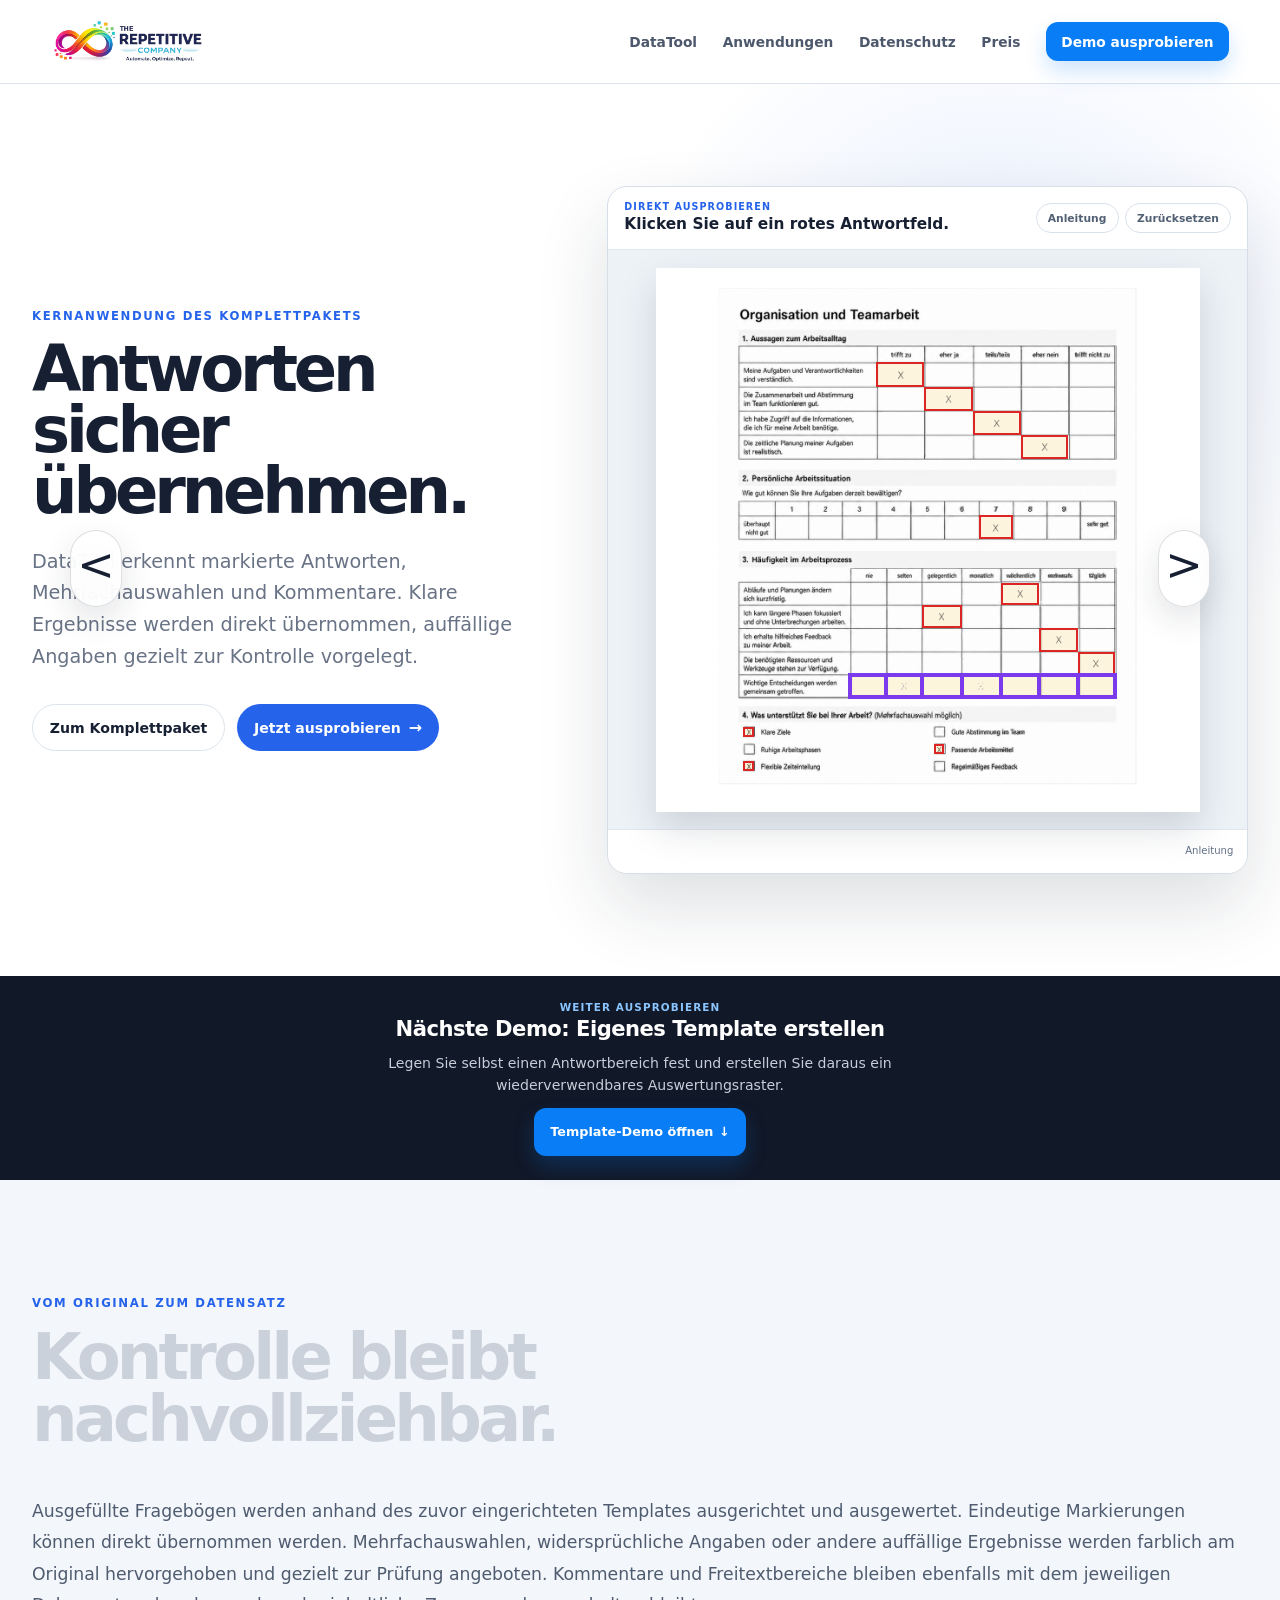
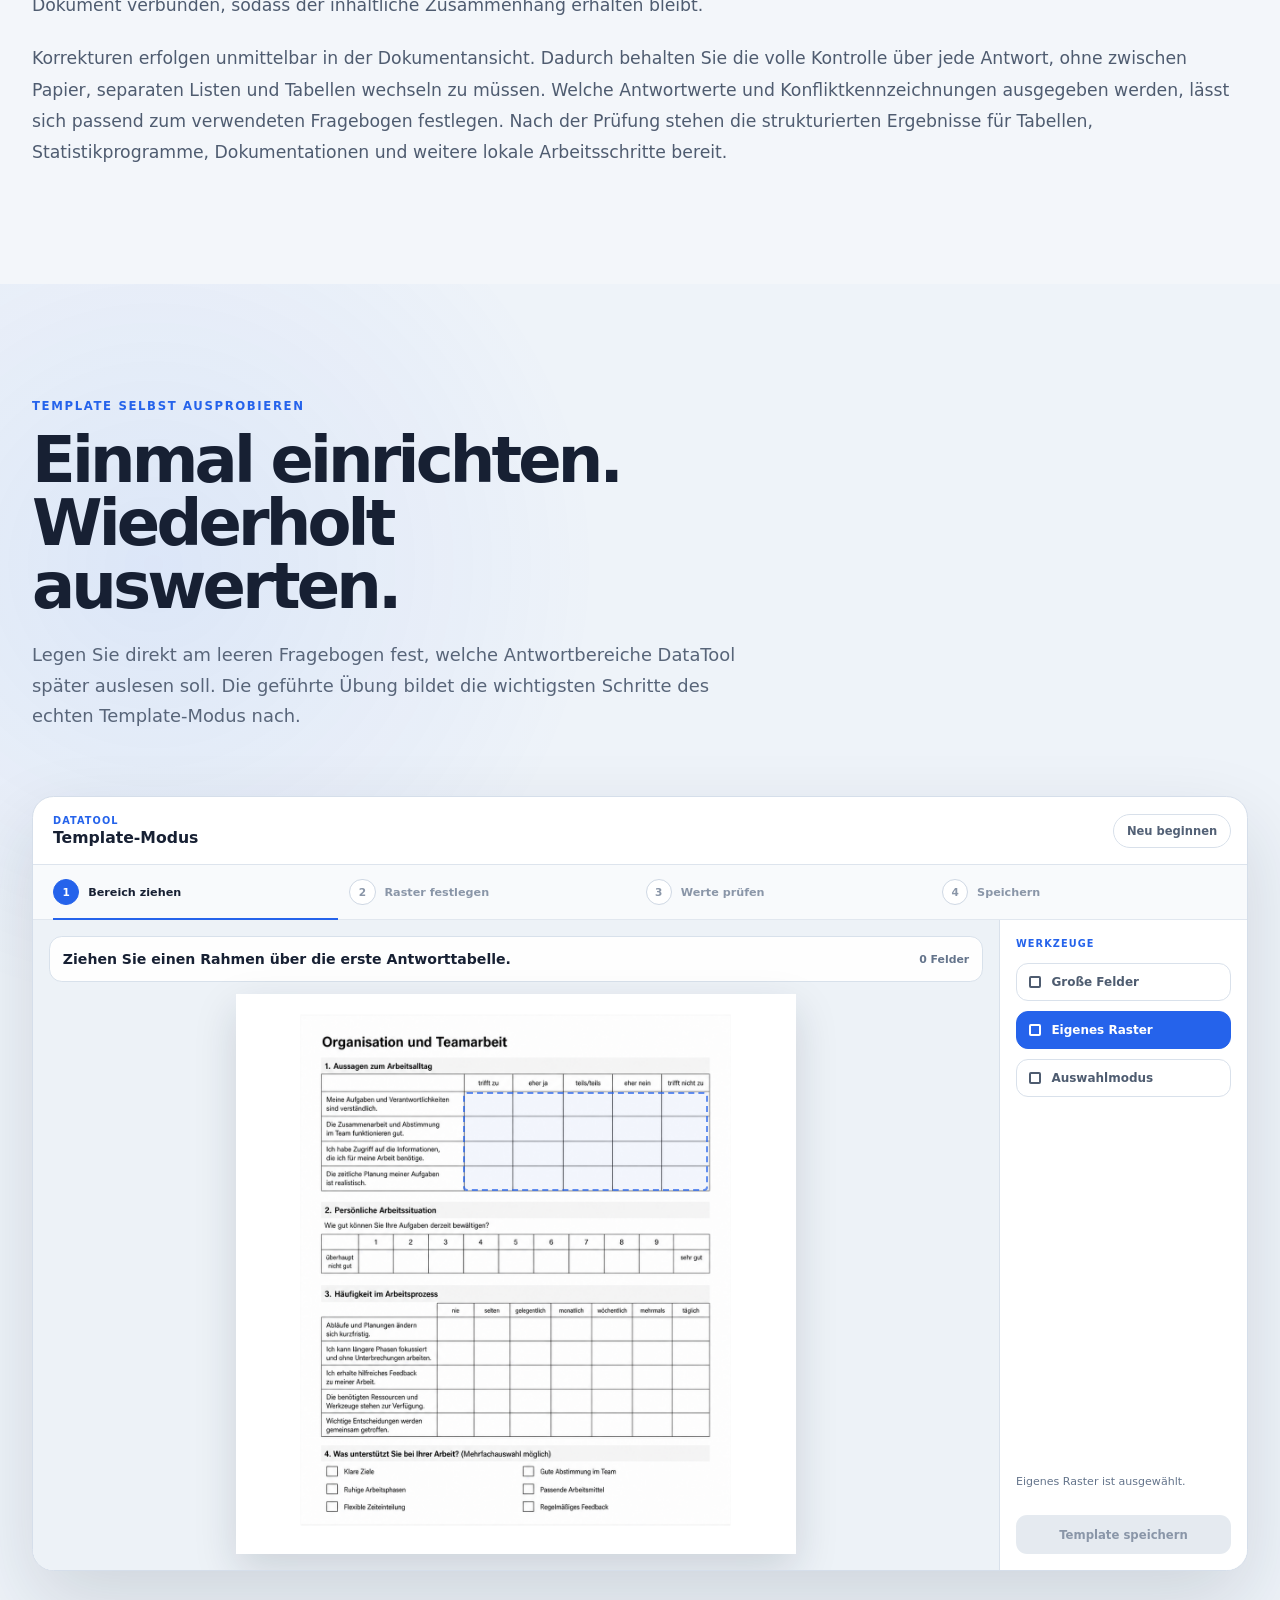
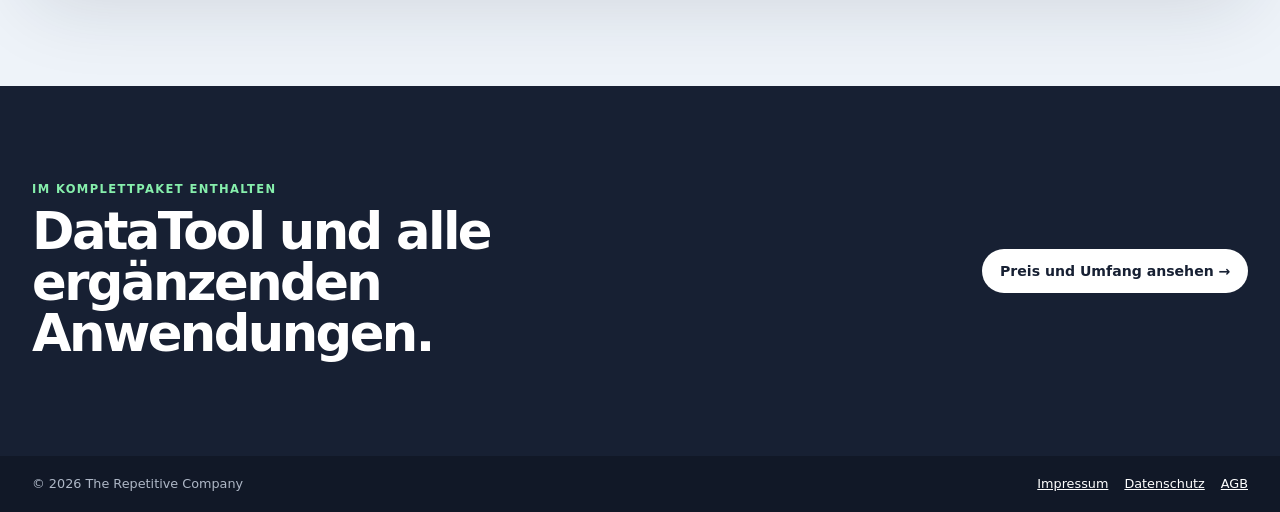
<file: demo/index.html>
<!doctype html>
<html lang="de">
  <head>
    <meta charset="UTF-8" />
    <meta name="viewport" content="width=device-width, initial-scale=1.0" />
    <meta name="description" content="Probieren Sie DataTool und die enthaltenen Anwendungen direkt im Browser aus." />
    <base href="../" />
    <title>DataTool Demo</title>
    <link rel="canonical" href="./demo/" />
    <link rel="stylesheet" href="./product-pages.css?v=20260807-10" />
    <link rel="stylesheet" href="./demo/demo-page.css?v=20260807-2" />
  </head>
  <body class="standalone-demo">
    <div id="demo-page" class="demo-page-loading" aria-live="polite">
      <p class="demo-loading">Demo wird geladen …</p>
    </div>

    <script src="./demo/demo-page.js?v=20260807-2"></script>
  </body>
</html>
</file>
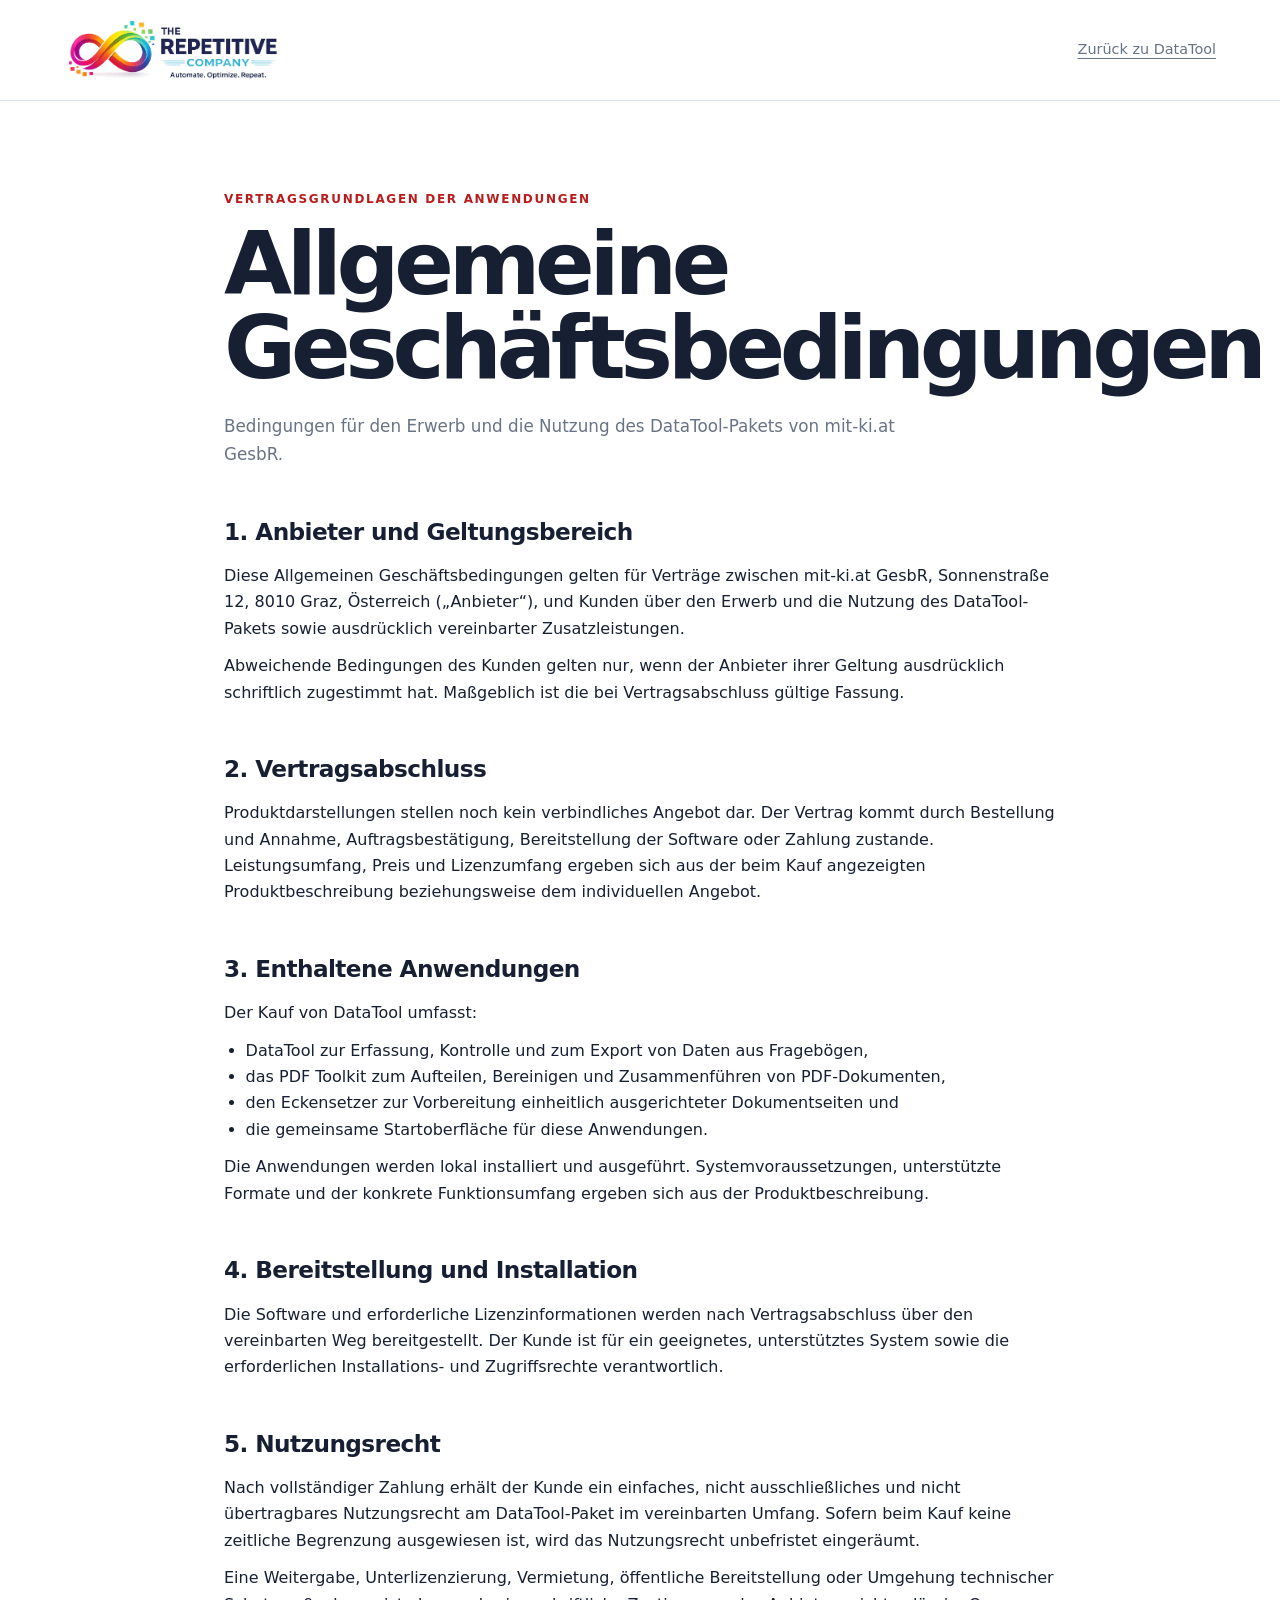
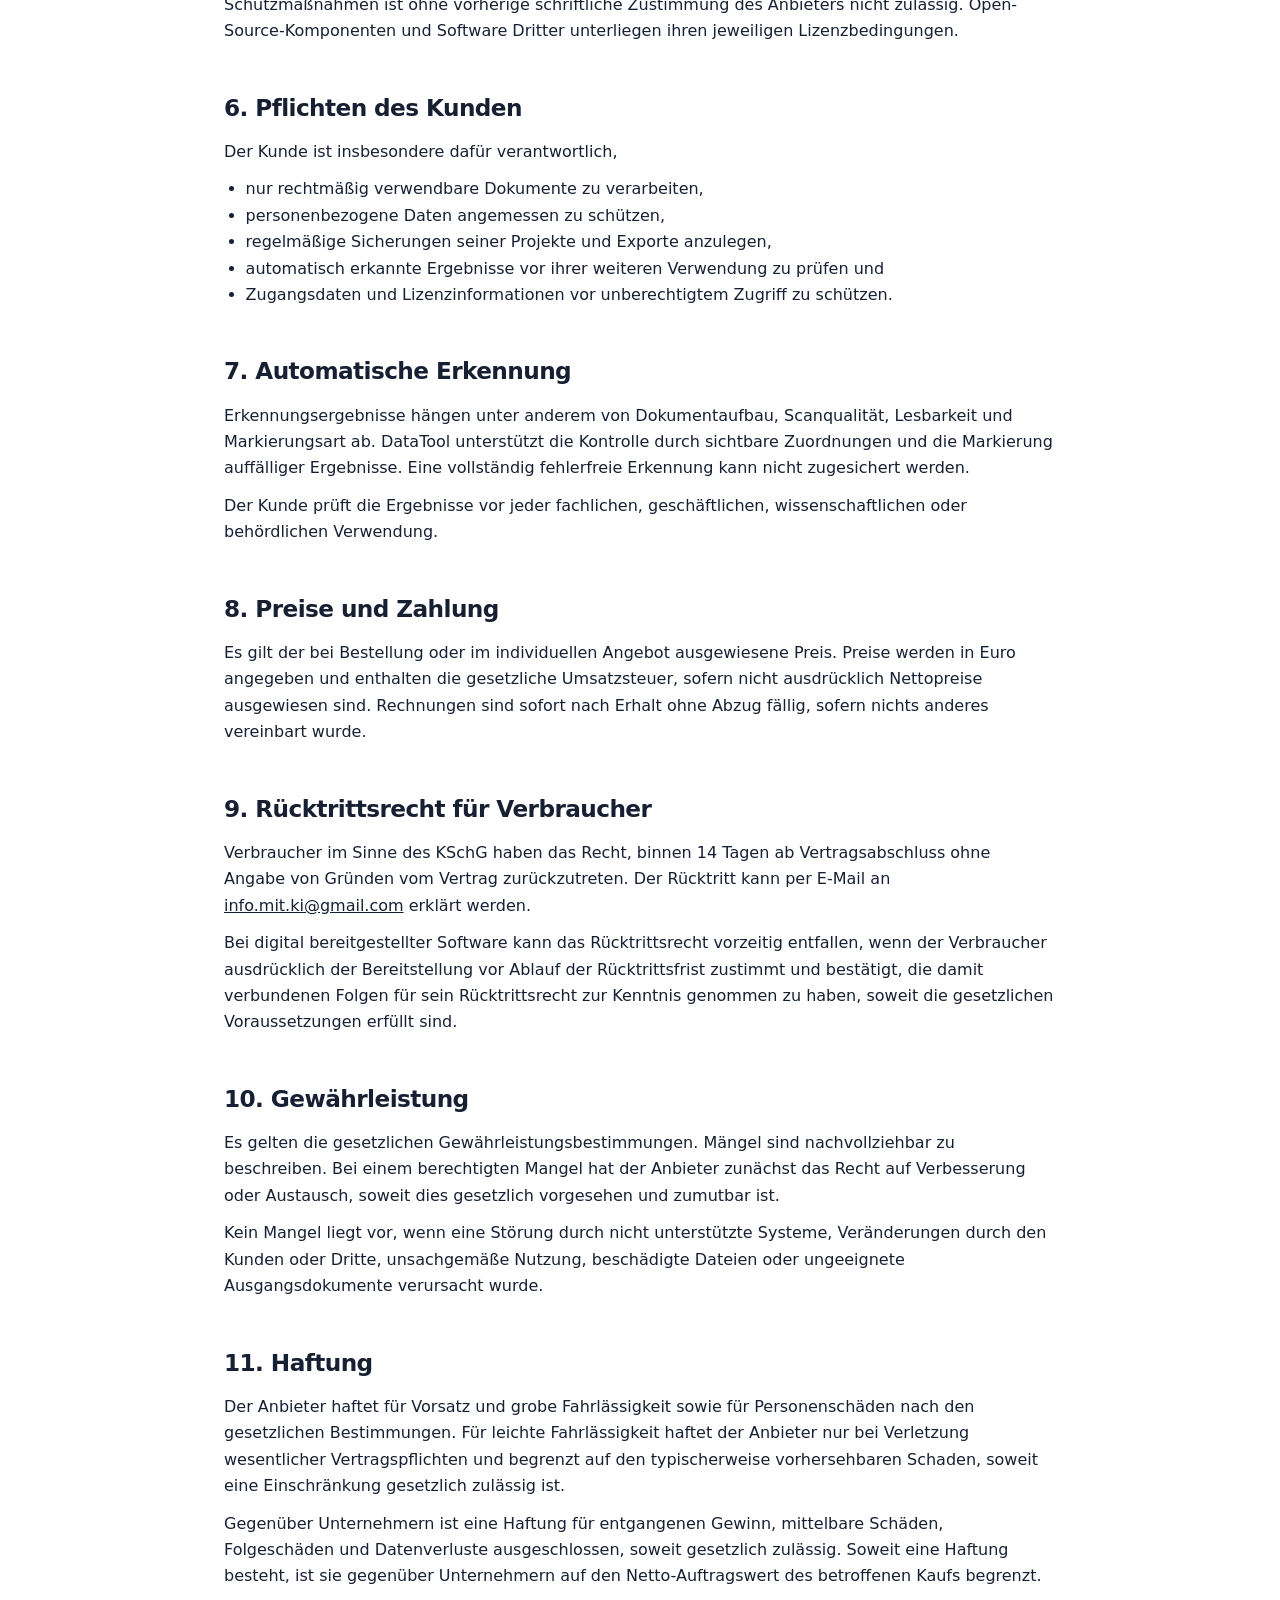
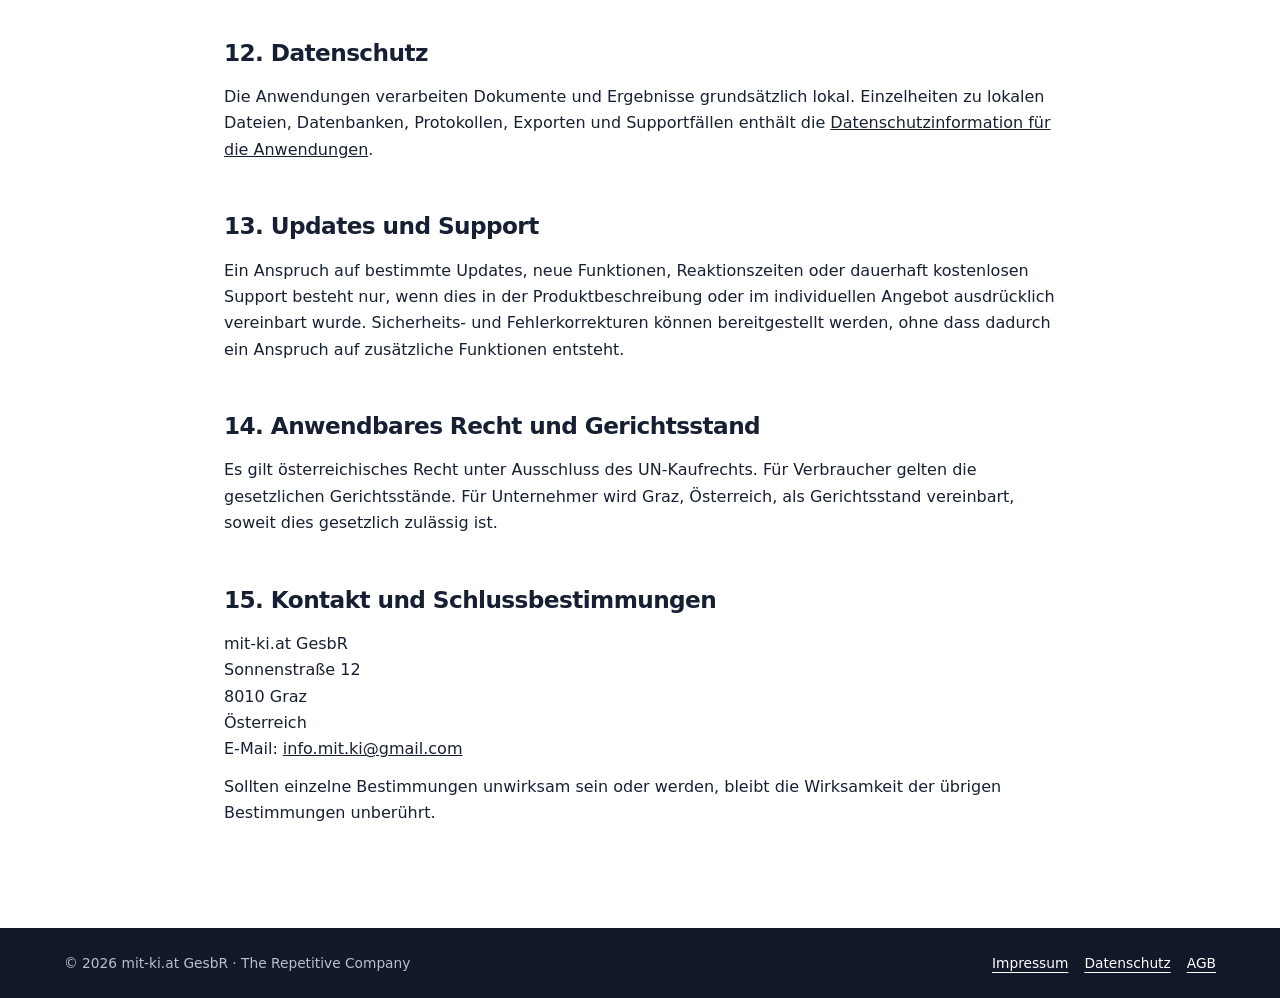
<file: agb.html>
<!doctype html>
<html lang="de">
  <head>
    <meta charset="UTF-8" />
    <meta name="viewport" content="width=device-width, initial-scale=1.0" />
    <title>AGB für das DataTool-Paket – The Repetitive Company</title>
    <link rel="canonical" href="./agb.html" />
    <link rel="stylesheet" href="./legal.css" />
  </head>
  <body>
    <header class="legal-header">
      <a class="legal-brand" href="./index.html" aria-label="Zur Startseite">
        <img src="./company-logo.png" alt="The Repetitive Company" />
      </a>
      <a class="back-link" href="./index.html">Zurück zu DataTool</a>
    </header>

    <main class="legal-main">
      <p class="legal-kicker">Vertragsgrundlagen der Anwendungen</p>
      <h1>Allgemeine Geschäftsbedingungen</h1>
      <p class="legal-lead">
        Bedingungen für den Erwerb und die Nutzung des DataTool-Pakets von
        mit-ki.at GesbR.
      </p>

      <section>
        <h2>1. Anbieter und Geltungsbereich</h2>
        <p>
          Diese Allgemeinen Geschäftsbedingungen gelten für Verträge zwischen
          mit-ki.at GesbR, Sonnenstraße 12, 8010 Graz, Österreich
          („Anbieter“), und Kunden über den Erwerb und die Nutzung des
          DataTool-Pakets sowie ausdrücklich vereinbarter Zusatzleistungen.
        </p>
        <p>
          Abweichende Bedingungen des Kunden gelten nur, wenn der Anbieter
          ihrer Geltung ausdrücklich schriftlich zugestimmt hat. Maßgeblich ist
          die bei Vertragsabschluss gültige Fassung.
        </p>
      </section>

      <section>
        <h2>2. Vertragsabschluss</h2>
        <p>
          Produktdarstellungen stellen noch kein verbindliches Angebot dar. Der
          Vertrag kommt durch Bestellung und Annahme, Auftragsbestätigung,
          Bereitstellung der Software oder Zahlung zustande. Leistungsumfang,
          Preis und Lizenzumfang ergeben sich aus der beim Kauf angezeigten
          Produktbeschreibung beziehungsweise dem individuellen Angebot.
        </p>
      </section>

      <section>
        <h2>3. Enthaltene Anwendungen</h2>
        <p>Der Kauf von DataTool umfasst:</p>
        <ul>
          <li>
            DataTool zur Erfassung, Kontrolle und zum Export von Daten aus
            Fragebögen,
          </li>
          <li>
            das PDF Toolkit zum Aufteilen, Bereinigen und Zusammenführen von
            PDF-Dokumenten,
          </li>
          <li>
            den Eckensetzer zur Vorbereitung einheitlich ausgerichteter
            Dokumentseiten und
          </li>
          <li>die gemeinsame Startoberfläche für diese Anwendungen.</li>
        </ul>
        <p>
          Die Anwendungen werden lokal installiert und ausgeführt.
          Systemvoraussetzungen, unterstützte Formate und der konkrete
          Funktionsumfang ergeben sich aus der Produktbeschreibung.
        </p>
      </section>

      <section>
        <h2>4. Bereitstellung und Installation</h2>
        <p>
          Die Software und erforderliche Lizenzinformationen werden nach
          Vertragsabschluss über den vereinbarten Weg bereitgestellt. Der Kunde
          ist für ein geeignetes, unterstütztes System sowie die erforderlichen
          Installations- und Zugriffsrechte verantwortlich.
        </p>
      </section>

      <section>
        <h2>5. Nutzungsrecht</h2>
        <p>
          Nach vollständiger Zahlung erhält der Kunde ein einfaches,
          nicht ausschließliches und nicht übertragbares Nutzungsrecht am
          DataTool-Paket im vereinbarten Umfang. Sofern beim Kauf keine
          zeitliche Begrenzung ausgewiesen ist, wird das Nutzungsrecht
          unbefristet eingeräumt.
        </p>
        <p>
          Eine Weitergabe, Unterlizenzierung, Vermietung, öffentliche
          Bereitstellung oder Umgehung technischer Schutzmaßnahmen ist ohne
          vorherige schriftliche Zustimmung des Anbieters nicht zulässig.
          Open-Source-Komponenten und Software Dritter unterliegen ihren
          jeweiligen Lizenzbedingungen.
        </p>
      </section>

      <section>
        <h2>6. Pflichten des Kunden</h2>
        <p>Der Kunde ist insbesondere dafür verantwortlich,</p>
        <ul>
          <li>nur rechtmäßig verwendbare Dokumente zu verarbeiten,</li>
          <li>personenbezogene Daten angemessen zu schützen,</li>
          <li>regelmäßige Sicherungen seiner Projekte und Exporte anzulegen,</li>
          <li>
            automatisch erkannte Ergebnisse vor ihrer weiteren Verwendung zu
            prüfen und
          </li>
          <li>
            Zugangsdaten und Lizenzinformationen vor unberechtigtem Zugriff zu
            schützen.
          </li>
        </ul>
      </section>

      <section>
        <h2>7. Automatische Erkennung</h2>
        <p>
          Erkennungsergebnisse hängen unter anderem von Dokumentaufbau,
          Scanqualität, Lesbarkeit und Markierungsart ab. DataTool unterstützt
          die Kontrolle durch sichtbare Zuordnungen und die Markierung
          auffälliger Ergebnisse. Eine vollständig fehlerfreie Erkennung kann
          nicht zugesichert werden.
        </p>
        <p>
          Der Kunde prüft die Ergebnisse vor jeder fachlichen,
          geschäftlichen, wissenschaftlichen oder behördlichen Verwendung.
        </p>
      </section>

      <section>
        <h2>8. Preise und Zahlung</h2>
        <p>
          Es gilt der bei Bestellung oder im individuellen Angebot ausgewiesene
          Preis. Preise werden in Euro angegeben und enthalten die gesetzliche
          Umsatzsteuer, sofern nicht ausdrücklich Nettopreise ausgewiesen sind.
          Rechnungen sind sofort nach Erhalt ohne Abzug fällig, sofern nichts
          anderes vereinbart wurde.
        </p>
      </section>

      <section>
        <h2>9. Rücktrittsrecht für Verbraucher</h2>
        <p>
          Verbraucher im Sinne des KSchG haben das Recht, binnen 14 Tagen ab
          Vertragsabschluss ohne Angabe von Gründen vom Vertrag zurückzutreten.
          Der Rücktritt kann per E-Mail an
          <a href="mailto:info.mit.ki@gmail.com">info.mit.ki@gmail.com</a>
          erklärt werden.
        </p>
        <p>
          Bei digital bereitgestellter Software kann das Rücktrittsrecht
          vorzeitig entfallen, wenn der Verbraucher ausdrücklich der
          Bereitstellung vor Ablauf der Rücktrittsfrist zustimmt und bestätigt,
          die damit verbundenen Folgen für sein Rücktrittsrecht zur Kenntnis
          genommen zu haben, soweit die gesetzlichen Voraussetzungen erfüllt
          sind.
        </p>
      </section>

      <section>
        <h2>10. Gewährleistung</h2>
        <p>
          Es gelten die gesetzlichen Gewährleistungsbestimmungen. Mängel sind
          nachvollziehbar zu beschreiben. Bei einem berechtigten Mangel hat der
          Anbieter zunächst das Recht auf Verbesserung oder Austausch, soweit
          dies gesetzlich vorgesehen und zumutbar ist.
        </p>
        <p>
          Kein Mangel liegt vor, wenn eine Störung durch nicht unterstützte
          Systeme, Veränderungen durch den Kunden oder Dritte, unsachgemäße
          Nutzung, beschädigte Dateien oder ungeeignete Ausgangsdokumente
          verursacht wurde.
        </p>
      </section>

      <section>
        <h2>11. Haftung</h2>
        <p>
          Der Anbieter haftet für Vorsatz und grobe Fahrlässigkeit sowie für
          Personenschäden nach den gesetzlichen Bestimmungen. Für leichte
          Fahrlässigkeit haftet der Anbieter nur bei Verletzung wesentlicher
          Vertragspflichten und begrenzt auf den typischerweise vorhersehbaren
          Schaden, soweit eine Einschränkung gesetzlich zulässig ist.
        </p>
        <p>
          Gegenüber Unternehmern ist eine Haftung für entgangenen Gewinn,
          mittelbare Schäden, Folgeschäden und Datenverluste ausgeschlossen,
          soweit gesetzlich zulässig. Soweit eine Haftung besteht, ist sie
          gegenüber Unternehmern auf den Netto-Auftragswert des betroffenen
          Kaufs begrenzt.
        </p>
      </section>

      <section>
        <h2>12. Datenschutz</h2>
        <p>
          Die Anwendungen verarbeiten Dokumente und Ergebnisse grundsätzlich
          lokal. Einzelheiten zu lokalen Dateien, Datenbanken, Protokollen,
          Exporten und Supportfällen enthält die
          <a href="./datenschutz.html">Datenschutzinformation für die Anwendungen</a>.
        </p>
      </section>

      <section>
        <h2>13. Updates und Support</h2>
        <p>
          Ein Anspruch auf bestimmte Updates, neue Funktionen, Reaktionszeiten
          oder dauerhaft kostenlosen Support besteht nur, wenn dies in der
          Produktbeschreibung oder im individuellen Angebot ausdrücklich
          vereinbart wurde. Sicherheits- und Fehlerkorrekturen können
          bereitgestellt werden, ohne dass dadurch ein Anspruch auf zusätzliche
          Funktionen entsteht.
        </p>
      </section>

      <section>
        <h2>14. Anwendbares Recht und Gerichtsstand</h2>
        <p>
          Es gilt österreichisches Recht unter Ausschluss des UN-Kaufrechts.
          Für Verbraucher gelten die gesetzlichen Gerichtsstände. Für
          Unternehmer wird Graz, Österreich, als Gerichtsstand vereinbart,
          soweit dies gesetzlich zulässig ist.
        </p>
      </section>

      <section>
        <h2>15. Kontakt und Schlussbestimmungen</h2>
        <p>
          mit-ki.at GesbR<br />
          Sonnenstraße 12<br />
          8010 Graz<br />
          Österreich<br />
          E-Mail:
          <a href="mailto:info.mit.ki@gmail.com">info.mit.ki@gmail.com</a>
        </p>
        <p>
          Sollten einzelne Bestimmungen unwirksam sein oder werden, bleibt die
          Wirksamkeit der übrigen Bestimmungen unberührt.
        </p>
      </section>
    </main>

    <footer class="legal-footer">
      <span>© 2026 mit-ki.at GesbR · The Repetitive Company</span>
      <nav>
        <a href="./impressum.html">Impressum</a>
        <a href="./datenschutz.html">Datenschutz</a>
        <a href="./agb.html" aria-current="page">AGB</a>
      </nav>
    </footer>
  </body>
</html>
</file>
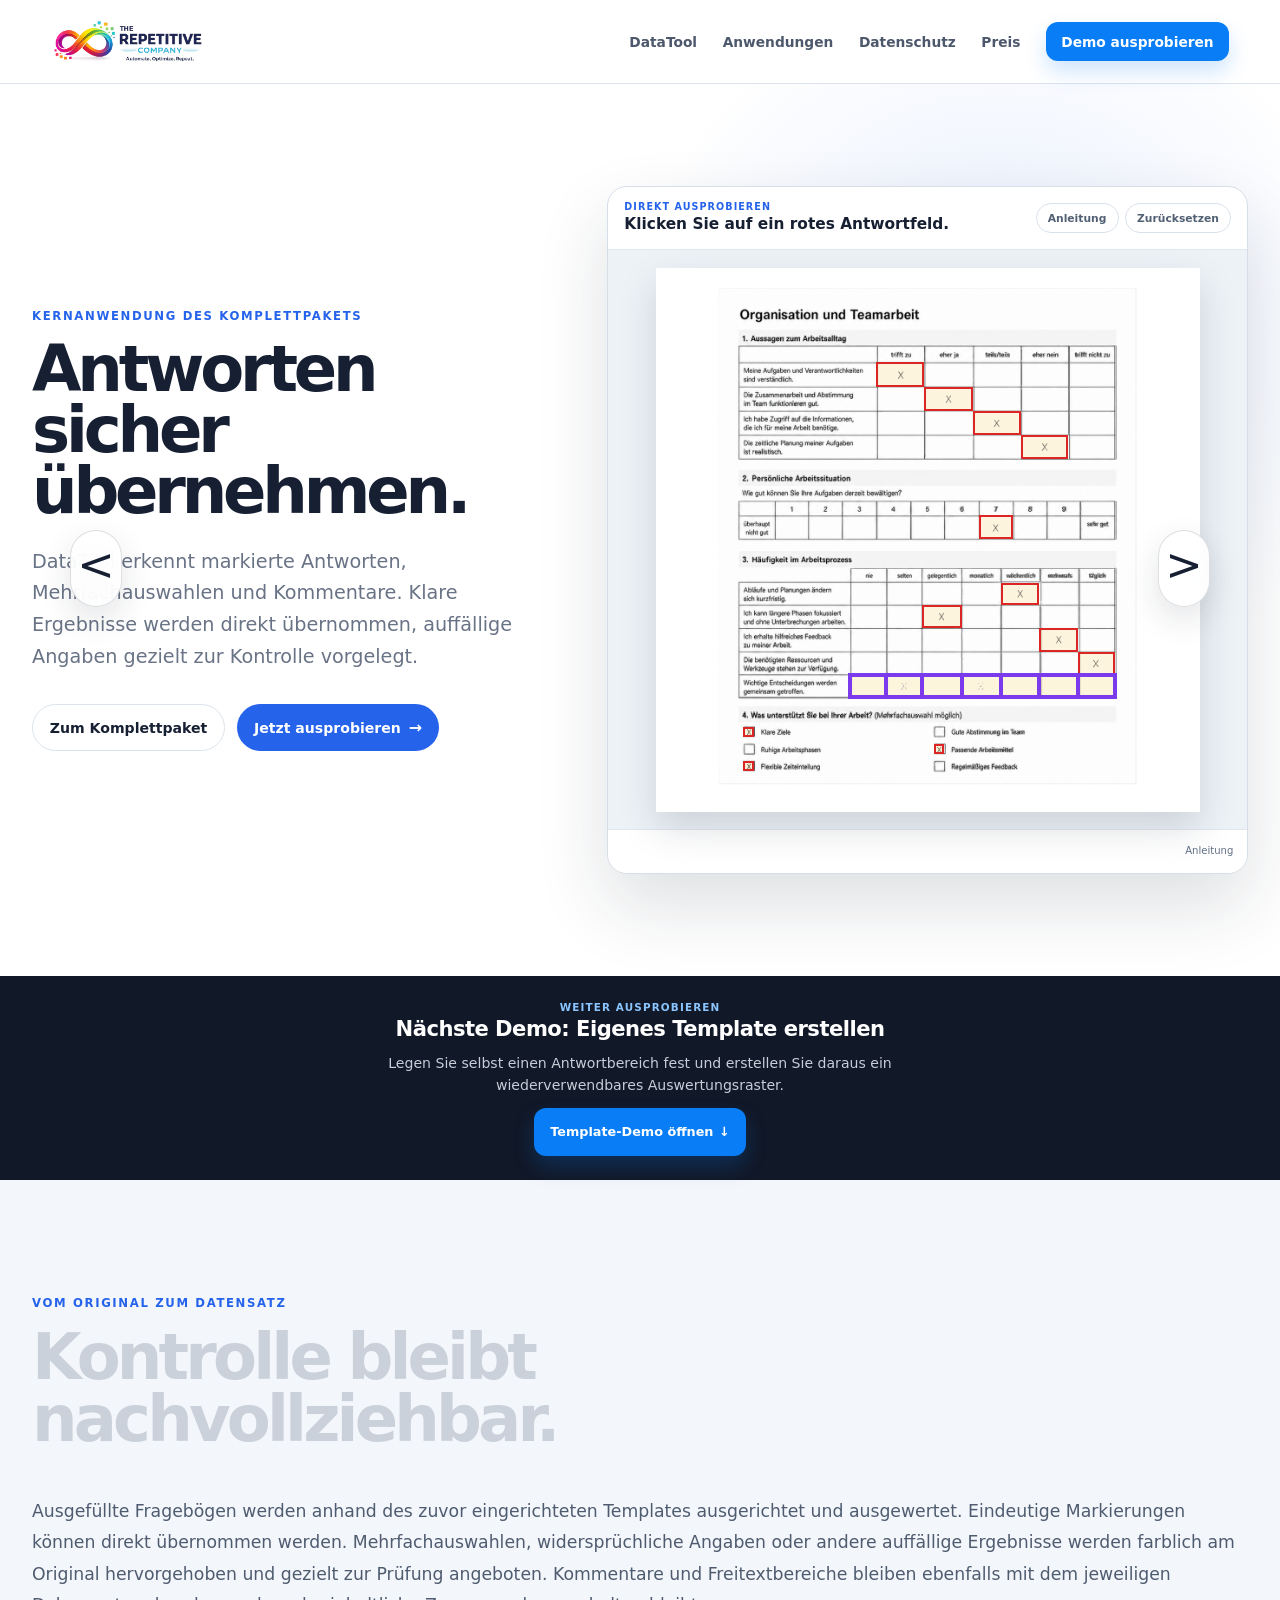
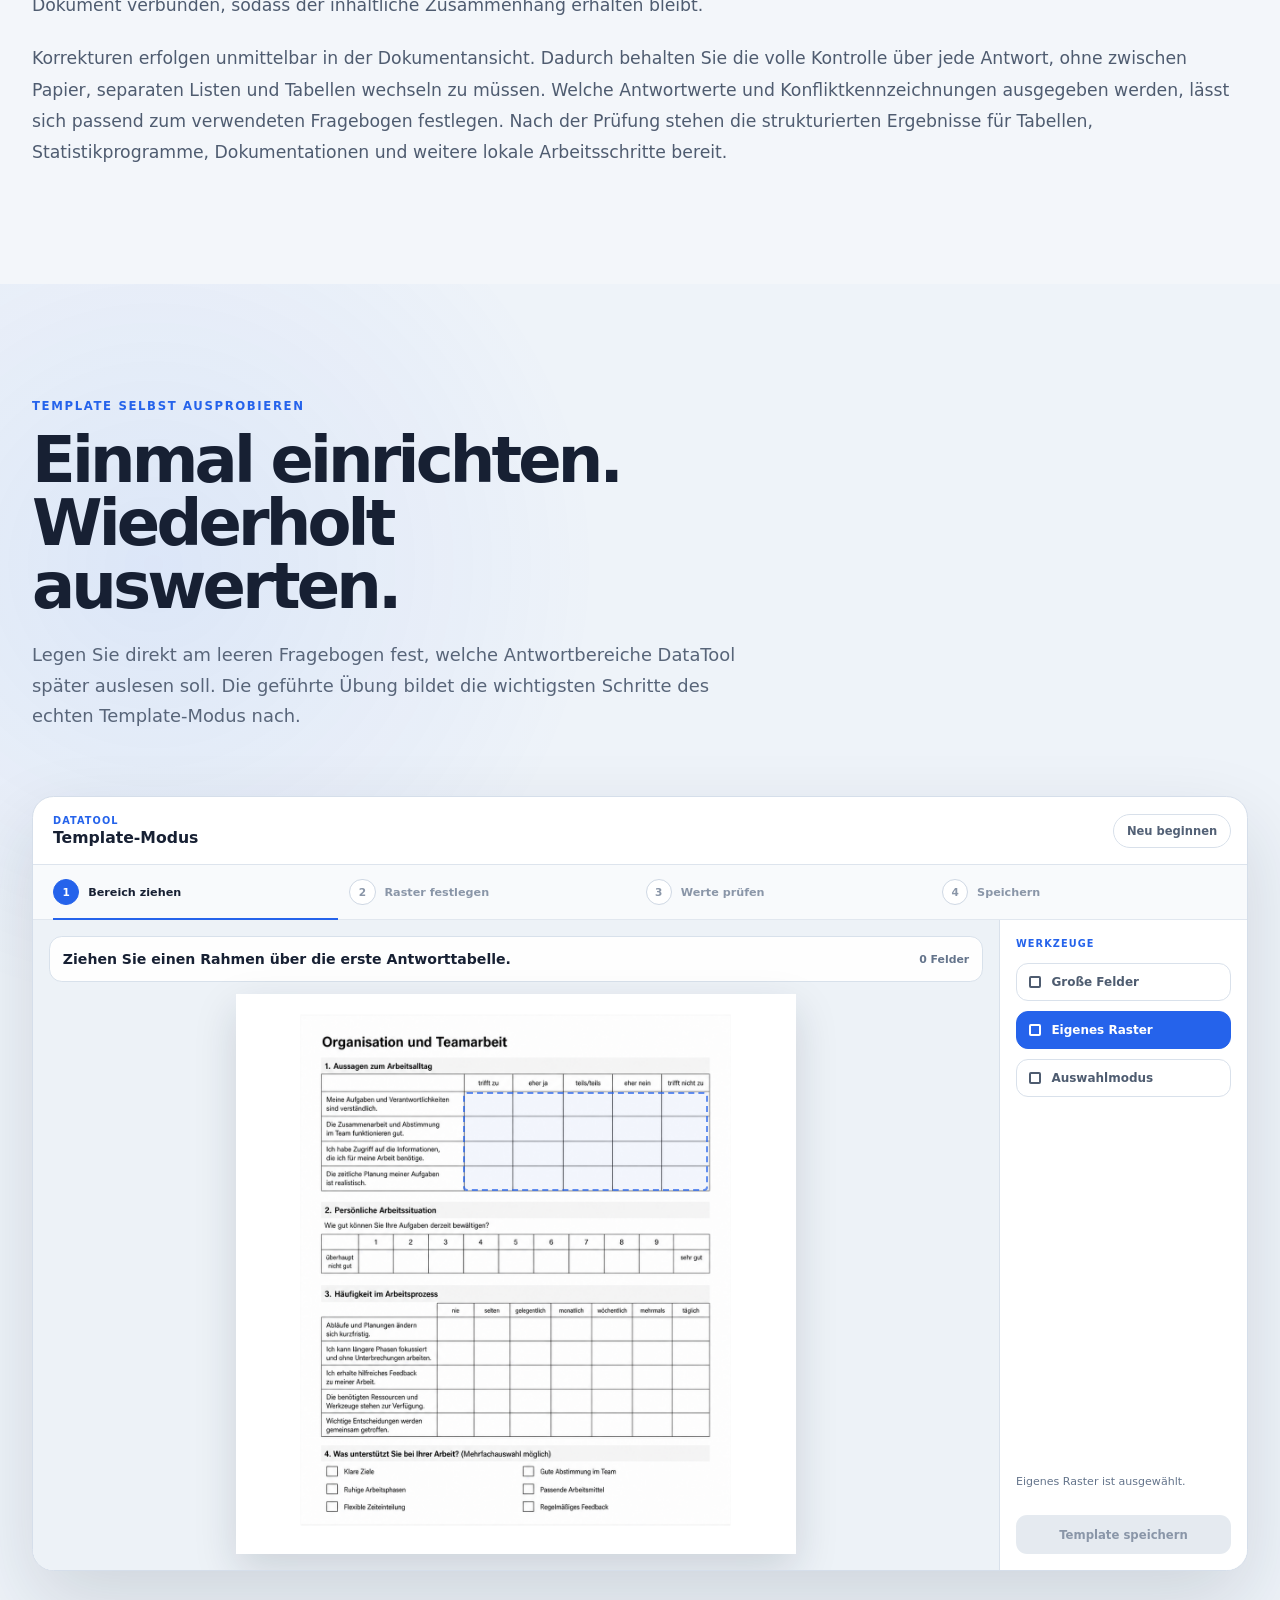
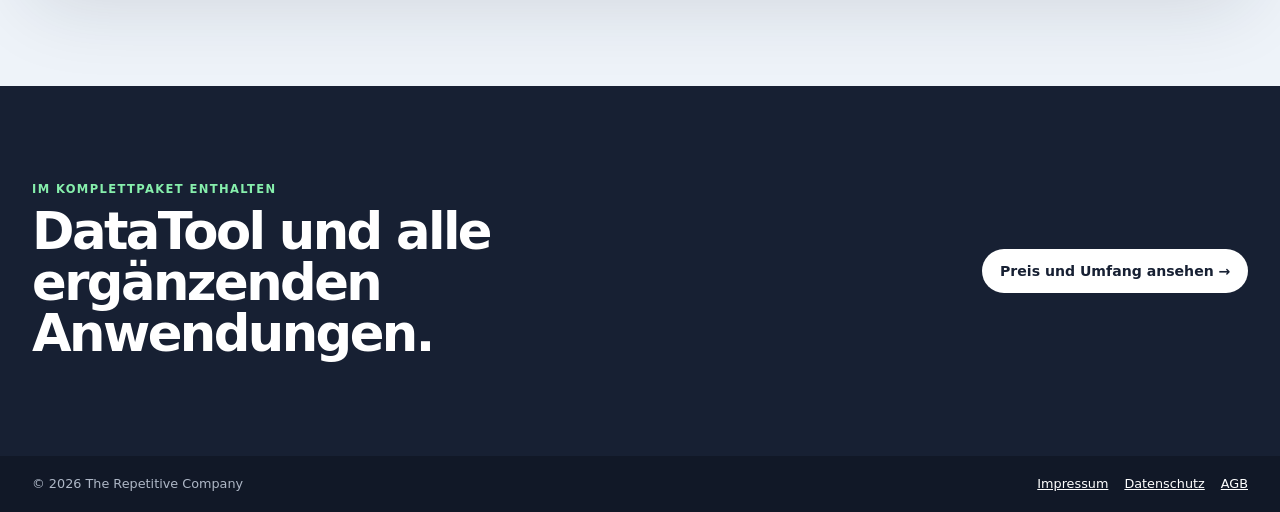
<file: datatool.html>
<!doctype html>
<html lang="de">
  <head>
    <meta charset="UTF-8" />
    <meta name="viewport" content="width=device-width, initial-scale=1.0" />
    <meta name="description" content="DataTool erkennt Antworten und Kommentare in Fragebögen, führt gezielt durch die Kontrolle und exportiert geprüfte Ergebnisse." />
    <title>DataTool – Antworten erkennen und exportieren</title>
    <link rel="canonical" href="./demo/?step=1" />
    <script>
      if (window.location.pathname.endsWith("/datatool.html")) {
        const demoUrl = new URL("./demo/?step=1", window.location.href);
        demoUrl.hash = window.location.hash;
        window.location.replace(demoUrl);
      }
    </script>
    <link rel="stylesheet" href="./product-pages.css?v=20260807-10" />
  </head>
  <body>
    <header class="product-header">
      <a class="product-brand" href="./" data-main-home aria-label="Zur DataTool-Startseite"><img src="./company-logo.png" alt="The Repetitive Company" width="1075" height="334" /></a>
      <nav class="product-nav" id="productNav" aria-label="Seitennavigation">
        <a href="./#ablauf" data-main-target="ablauf">DataTool</a>
        <a href="./#solutions" data-main-target="solutions">Anwendungen</a>
        <a href="./#datenschutz" data-main-target="datenschutz">Datenschutz</a>
        <a href="./#preis" data-main-target="preis">Preis</a>
        <a class="tour-link" href="./demo/?step=1" data-demo-link>Demo ausprobieren</a>
      </nav>
      <button class="product-menu-toggle" type="button" aria-expanded="false" aria-controls="productNav"><span aria-hidden="true">☰</span><span>Menü</span></button>
    </header>

    <main>
      <section class="product-hero product-hero--blue datatool-hero" data-datatool-hero>
        <div class="product-copy">
          <p class="product-kicker">Kernanwendung des Komplettpakets</p>
          <h1>Antworten sicher übernehmen.</h1>
          <p>
            DataTool erkennt markierte Antworten, Mehrfachauswahlen und
            Kommentare. Klare Ergebnisse werden direkt übernommen, auffällige
            Angaben gezielt zur Kontrolle vorgelegt.
          </p>
          <div class="product-actions">
            <a class="secondary-action" href="./#preis">Zum Komplettpaket</a>
            <button class="primary-action demo-jump-action" type="button" data-demo-focus-open aria-expanded="false">
              Jetzt ausprobieren <span aria-hidden="true">→</span>
            </button>
          </div>
          <div class="product-carousel-position" aria-label="DataTool, Anwendung 1 von 3">
            <span class="active" aria-hidden="true"></span><span aria-hidden="true"></span><span aria-hidden="true"></span>
          </div>
        </div>

        <div class="product-visual">
          <div class="questionnaire-demo" id="datatool-demo" data-questionnaire-demo>
            <div class="questionnaire-demo-heading">
              <div>
                <span>Direkt ausprobieren</span>
                <strong data-questionnaire-instruction aria-live="polite">Klicken Sie auf ein rotes Antwortfeld.</strong>
              </div>
              <div class="questionnaire-demo-controls">
                <button type="button" data-tutorial-open>Anleitung</button>
                <button type="button" data-questionnaire-reset>Zurücksetzen</button>
                <button class="demo-focus-return" type="button" data-demo-focus-close>← Zur Übersicht</button>
              </div>
            </div>

            <div class="demo-tutorial" data-demo-tutorial aria-hidden="true">
              <section class="demo-tutorial-card" role="dialog" aria-modal="true" aria-labelledby="demo-tutorial-title">
                <button class="demo-tutorial-close" type="button" data-tutorial-close aria-label="Anleitung schließen">×</button>
                <p>Kurzanleitung</p>
                <h2 id="demo-tutorial-title">So kontrollieren Sie erkannte Antworten.</h2>
                <div class="demo-tutorial-steps">
                  <article>
                    <span>1×</span>
                    <div>
                      <strong>Einfachklick</strong>
                      <p>
                        Ein Feld manuell bestätigen oder ändern. Die Auswahl
                        wird
                        <button type="button" class="color-info color-info--green" data-color-info aria-expanded="false">
                          grün
                          <span class="color-tooltip" role="tooltip">
                            <strong>Manuell bestätigte Antwort</strong>
                            Welcher Wert übernommen wird, bestimmen Sie im Template über die Antwortoptionen – passend zu Ihrem Auswertungsschema.
                          </span>
                        </button>
                        dargestellt.
                      </p>
                    </div>
                  </article>
                  <article>
                    <span>3×</span>
                    <div>
                      <strong>Dreifachklick</strong>
                      <p>
                        Eine ganze Antwortzeile als Konflikt markieren – etwa
                        wenn keine eindeutige Antwort angekreuzt wurde. Die
                        Zeile wird
                        <button type="button" class="color-info color-info--violet" data-color-info aria-expanded="false">
                          violett
                          <span class="color-tooltip" role="tooltip">
                            <strong>Mehrfachauswahl oder Konflikt</strong>
                            Für jede Position kann ein eigener Konfliktwert festgelegt werden. Dieser erscheint im Ergebnis und im Export, bis die Auswahl geändert wird.
                          </span>
                        </button>
                        dargestellt.
                      </p>
                    </div>
                  </article>
                  <article>
                    <span>3×</span>
                    <div>
                      <strong>Dreifachklick bei einer Mehrfachauswahl</strong>
                      <p>
                        Eine bereits violett markierte Mehrfachauswahl grau
                        abwählen.
                      </p>
                    </div>
                  </article>
                </div>
                <p class="demo-tutorial-tip">
                  Tipp: Fahren Sie über <b>grün</b> oder <b>violett</b>, um mehr über die konfigurierbaren Ausgabewerte zu erfahren.
                </p>
                <button class="demo-tutorial-confirm" type="button" data-tutorial-close>Verstanden, ausprobieren</button>
              </section>
            </div>

            <div class="questionnaire-stage">
              <div class="questionnaire-sheet">
                <img src="./bild-02-fragebogen-ausgefuellt-clean-alpha.png" alt="Ausgefüllter Fragebogen mit anklickbaren Erkennungsfeldern" />

                <div class="answer-row answer-row--work-1" data-answer-row>
                  <button type="button" class="answer-overlay detected" data-answer-overlay aria-label="Antwortfeld: trifft zu"></button>
                  <button type="button" class="answer-overlay" data-answer-overlay aria-label="Antwortfeld: eher ja"></button>
                  <button type="button" class="answer-overlay" data-answer-overlay aria-label="Antwortfeld: teils, teils"></button>
                  <button type="button" class="answer-overlay" data-answer-overlay aria-label="Antwortfeld: eher nein"></button>
                  <button type="button" class="answer-overlay" data-answer-overlay aria-label="Antwortfeld: trifft nicht zu"></button>
                </div>
                <div class="answer-row answer-row--work-2" data-answer-row>
                  <button type="button" class="answer-overlay" data-answer-overlay aria-label="Antwortfeld: trifft zu"></button>
                  <button type="button" class="answer-overlay detected" data-answer-overlay aria-label="Antwortfeld: eher ja"></button>
                  <button type="button" class="answer-overlay" data-answer-overlay aria-label="Antwortfeld: teils, teils"></button>
                  <button type="button" class="answer-overlay" data-answer-overlay aria-label="Antwortfeld: eher nein"></button>
                  <button type="button" class="answer-overlay" data-answer-overlay aria-label="Antwortfeld: trifft nicht zu"></button>
                </div>
                <div class="answer-row answer-row--work-3" data-answer-row>
                  <button type="button" class="answer-overlay" data-answer-overlay aria-label="Antwortfeld: trifft zu"></button>
                  <button type="button" class="answer-overlay" data-answer-overlay aria-label="Antwortfeld: eher ja"></button>
                  <button type="button" class="answer-overlay detected" data-answer-overlay aria-label="Antwortfeld: teils, teils"></button>
                  <button type="button" class="answer-overlay" data-answer-overlay aria-label="Antwortfeld: eher nein"></button>
                  <button type="button" class="answer-overlay" data-answer-overlay aria-label="Antwortfeld: trifft nicht zu"></button>
                </div>
                <div class="answer-row answer-row--work-4" data-answer-row>
                  <button type="button" class="answer-overlay" data-answer-overlay aria-label="Antwortfeld: trifft zu"></button>
                  <button type="button" class="answer-overlay" data-answer-overlay aria-label="Antwortfeld: eher ja"></button>
                  <button type="button" class="answer-overlay" data-answer-overlay aria-label="Antwortfeld: teils, teils"></button>
                  <button type="button" class="answer-overlay detected" data-answer-overlay aria-label="Antwortfeld: eher nein"></button>
                  <button type="button" class="answer-overlay" data-answer-overlay aria-label="Antwortfeld: trifft nicht zu"></button>
                </div>
                <div class="answer-row answer-row--rating" data-answer-row>
                  <button type="button" class="answer-overlay" data-answer-overlay aria-label="Bewertung 1"></button>
                  <button type="button" class="answer-overlay" data-answer-overlay aria-label="Bewertung 2"></button>
                  <button type="button" class="answer-overlay" data-answer-overlay aria-label="Bewertung 3"></button>
                  <button type="button" class="answer-overlay" data-answer-overlay aria-label="Bewertung 4"></button>
                  <button type="button" class="answer-overlay" data-answer-overlay aria-label="Bewertung 5"></button>
                  <button type="button" class="answer-overlay" data-answer-overlay aria-label="Bewertung 6"></button>
                  <button type="button" class="answer-overlay detected" data-answer-overlay aria-label="Bewertung 7"></button>
                  <button type="button" class="answer-overlay" data-answer-overlay aria-label="Bewertung 8"></button>
                  <button type="button" class="answer-overlay" data-answer-overlay aria-label="Bewertung 9"></button>
                </div>
                <div class="answer-row answer-row--frequency-1" data-answer-row>
                  <button type="button" class="answer-overlay" data-answer-overlay aria-label="Antwortfeld: nie"></button>
                  <button type="button" class="answer-overlay" data-answer-overlay aria-label="Antwortfeld: selten"></button>
                  <button type="button" class="answer-overlay" data-answer-overlay aria-label="Antwortfeld: gelegentlich"></button>
                  <button type="button" class="answer-overlay" data-answer-overlay aria-label="Antwortfeld: monatlich"></button>
                  <button type="button" class="answer-overlay detected" data-answer-overlay aria-label="Antwortfeld: wöchentlich"></button>
                  <button type="button" class="answer-overlay" data-answer-overlay aria-label="Antwortfeld: mehrmals"></button>
                  <button type="button" class="answer-overlay" data-answer-overlay aria-label="Antwortfeld: täglich"></button>
                </div>
                <div class="answer-row answer-row--frequency-2" data-answer-row>
                  <button type="button" class="answer-overlay" data-answer-overlay aria-label="Antwortfeld: nie"></button>
                  <button type="button" class="answer-overlay" data-answer-overlay aria-label="Antwortfeld: selten"></button>
                  <button type="button" class="answer-overlay detected" data-answer-overlay aria-label="Antwortfeld: gelegentlich"></button>
                  <button type="button" class="answer-overlay" data-answer-overlay aria-label="Antwortfeld: monatlich"></button>
                  <button type="button" class="answer-overlay" data-answer-overlay aria-label="Antwortfeld: wöchentlich"></button>
                  <button type="button" class="answer-overlay" data-answer-overlay aria-label="Antwortfeld: mehrmals"></button>
                  <button type="button" class="answer-overlay" data-answer-overlay aria-label="Antwortfeld: täglich"></button>
                </div>
                <div class="answer-row answer-row--frequency-3" data-answer-row>
                  <button type="button" class="answer-overlay" data-answer-overlay aria-label="Antwortfeld: nie"></button>
                  <button type="button" class="answer-overlay" data-answer-overlay aria-label="Antwortfeld: selten"></button>
                  <button type="button" class="answer-overlay" data-answer-overlay aria-label="Antwortfeld: gelegentlich"></button>
                  <button type="button" class="answer-overlay" data-answer-overlay aria-label="Antwortfeld: monatlich"></button>
                  <button type="button" class="answer-overlay" data-answer-overlay aria-label="Antwortfeld: wöchentlich"></button>
                  <button type="button" class="answer-overlay detected" data-answer-overlay aria-label="Antwortfeld: mehrmals"></button>
                  <button type="button" class="answer-overlay" data-answer-overlay aria-label="Antwortfeld: täglich"></button>
                </div>
                <div class="answer-row answer-row--frequency-4" data-answer-row>
                  <button type="button" class="answer-overlay" data-answer-overlay aria-label="Antwortfeld: nie"></button>
                  <button type="button" class="answer-overlay" data-answer-overlay aria-label="Antwortfeld: selten"></button>
                  <button type="button" class="answer-overlay" data-answer-overlay aria-label="Antwortfeld: gelegentlich"></button>
                  <button type="button" class="answer-overlay" data-answer-overlay aria-label="Antwortfeld: monatlich"></button>
                  <button type="button" class="answer-overlay" data-answer-overlay aria-label="Antwortfeld: wöchentlich"></button>
                  <button type="button" class="answer-overlay" data-answer-overlay aria-label="Antwortfeld: mehrmals"></button>
                  <button type="button" class="answer-overlay detected" data-answer-overlay aria-label="Antwortfeld: täglich"></button>
                </div>
                <div class="answer-row answer-row--multiple all-marked" data-answer-row data-initial-multiple>
                  <button type="button" class="answer-overlay" data-answer-overlay aria-label="Mehrfachauswahl: nie"></button>
                  <button type="button" class="answer-overlay" data-answer-overlay aria-label="Mehrfachauswahl: selten"></button>
                  <button type="button" class="answer-overlay" data-answer-overlay aria-label="Mehrfachauswahl: gelegentlich"></button>
                  <button type="button" class="answer-overlay" data-answer-overlay aria-label="Mehrfachauswahl: monatlich"></button>
                  <button type="button" class="answer-overlay" data-answer-overlay aria-label="Mehrfachauswahl: wöchentlich"></button>
                  <button type="button" class="answer-overlay" data-answer-overlay aria-label="Mehrfachauswahl: mehrmals"></button>
                  <button type="button" class="answer-overlay" data-answer-overlay aria-label="Mehrfachauswahl: täglich"></button>
                </div>

                <div class="support-overlays" aria-label="Mehrfachauswahl bei den unterstützenden Arbeitsbedingungen">
                  <button type="button" class="support-overlay support-overlay--1 detected" data-support-overlay aria-label="Klare Ziele"></button>
                  <button type="button" class="support-overlay support-overlay--2" data-support-overlay aria-label="Ruhige Arbeitsphasen"></button>
                  <button type="button" class="support-overlay support-overlay--3 detected" data-support-overlay aria-label="Flexible Zeiteinteilung"></button>
                  <button type="button" class="support-overlay support-overlay--4" data-support-overlay aria-label="Gute Abstimmung im Team"></button>
                  <button type="button" class="support-overlay support-overlay--5 detected" data-support-overlay aria-label="Passende Arbeitsmittel"></button>
                  <button type="button" class="support-overlay support-overlay--6" data-support-overlay aria-label="Regelmäßiges Feedback"></button>
                </div>
              </div>
            </div>
            <div class="questionnaire-demo-footer">
              <button type="button" data-tutorial-open>Anleitung</button>
            </div>
          </div>
        </div>

        <nav class="product-carousel" aria-label="Zwischen den Anwendungen wechseln">
          <a class="product-carousel-arrow product-carousel-arrow--prev" href="./eckensetzer.html" data-nav-label="Eckensetzer" aria-label="Zur vorherigen Anwendung: Eckensetzer"><span aria-hidden="true">&lt;</span></a>
          <a class="product-carousel-arrow product-carousel-arrow--next" href="./pdf-toolkit.html" data-nav-label="PDF-Toolkit" aria-label="Zur nächsten Anwendung: PDF Toolkit"><span aria-hidden="true">&gt;</span></a>
        </nav>
      </section>

      <aside class="next-demo-bar" aria-labelledby="next-demo-title">
        <div class="next-demo-heading">
          <p>Weiter ausprobieren</p>
          <h2 id="next-demo-title">Nächste Demo: Eigenes Template erstellen</h2>
        </div>
        <p class="next-demo-description">
          Legen Sie selbst einen Antwortbereich fest und erstellen Sie daraus
          ein wiederverwendbares Auswertungsraster.
        </p>
        <a class="next-demo-link" href="#template-erstellen" data-next-demo-link>
          Template-Demo öffnen <span aria-hidden="true">↓</span>
        </a>
      </aside>

      <section class="product-benefits product-hero--blue">
        <div class="benefits-heading"><p class="section-kicker">Vom Original zum Datensatz</p><h2 class="product-scroll-reveal" data-product-scroll-reveal>Kontrolle bleibt nachvollziehbar.</h2></div>
        <div class="benefit-prose">
          <p>
            Ausgefüllte Fragebögen werden anhand des zuvor eingerichteten
            Templates ausgerichtet und ausgewertet. Eindeutige Markierungen
            können direkt übernommen werden. Mehrfachauswahlen, widersprüchliche
            Angaben oder andere auffällige Ergebnisse werden farblich am
            Original hervorgehoben und gezielt zur Prüfung angeboten.
            Kommentare und Freitextbereiche bleiben ebenfalls mit dem jeweiligen
            Dokument verbunden, sodass der inhaltliche Zusammenhang erhalten
            bleibt.
          </p>
          <p>
            Korrekturen erfolgen unmittelbar in der Dokumentansicht. Dadurch
            behalten Sie die volle Kontrolle über jede Antwort, ohne zwischen
            Papier, separaten Listen und Tabellen wechseln zu müssen. Welche
            Antwortwerte und Konfliktkennzeichnungen ausgegeben werden, lässt
            sich passend zum verwendeten Fragebogen festlegen. Nach der Prüfung
            stehen die strukturierten Ergebnisse für Tabellen,
            Statistikprogramme, Dokumentationen und weitere lokale
            Arbeitsschritte bereit.
          </p>
        </div>
      </section>

      <section class="template-lab-section product-hero--blue" id="template-erstellen">
        <div class="template-lab-intro">
          <p class="section-kicker">Template selbst ausprobieren</p>
          <h2>Einmal einrichten. Wiederholt auswerten.</h2>
          <p>
            Legen Sie direkt am leeren Fragebogen fest, welche Antwortbereiche
            DataTool später auslesen soll. Die geführte Übung bildet die
            wichtigsten Schritte des echten Template-Modus nach.
          </p>
        </div>

        <div class="template-lab" data-template-lab>
          <header class="template-lab-header">
            <div>
              <span>DataTool</span>
              <strong>Template-Modus</strong>
            </div>
            <button type="button" data-template-reset>Neu beginnen</button>
          </header>

          <ol class="template-lab-progress" aria-label="Fortschritt der Template-Erstellung">
            <li class="active" data-template-step="1"><span>1</span>Bereich ziehen</li>
            <li data-template-step="2"><span>2</span>Raster festlegen</li>
            <li data-template-step="3"><span>3</span>Werte prüfen</li>
            <li data-template-step="4"><span>4</span>Speichern</li>
          </ol>

          <div class="template-lab-workspace">
            <div class="template-canvas-shell">
              <div class="template-canvas-toolbar">
                <strong data-template-instruction>
                  Ziehen Sie einen Rahmen über die erste Antworttabelle.
                </strong>
                <span data-template-counter>0 Felder</span>
              </div>

              <div class="template-canvas" data-template-canvas>
                <img
                  src="./bild-01-fragebogen-leer-v2-alpha.png"
                  alt="Leerer Fragebogen zur interaktiven Template-Erstellung"
                  draggable="false"
                />
                <div class="template-target" aria-hidden="true"></div>
                <div class="template-draw-selection" data-template-selection></div>
                <div class="template-generated-grid" data-template-grid></div>
                <div
                  class="template-draw-surface"
                  data-template-draw-surface
                  role="application"
                  aria-label="Zeichenfläche für den Erkennungsbereich"
                ></div>
              </div>
            </div>

            <aside class="template-tools" aria-label="Werkzeuge des Template-Modus">
              <p>Werkzeuge</p>
              <button type="button" class="template-tool" data-template-tool="large">
                <span></span>Große Felder
              </button>
              <button type="button" class="template-tool active" data-template-tool="grid">
                <span></span>Eigenes Raster
              </button>
              <button type="button" class="template-tool" data-template-tool="select">
                <span></span>Auswahlmodus
              </button>

              <div class="template-value-editor" data-template-value-editor hidden>
                <p>Ausgewähltes Feld</p>
                <strong data-template-selected-label>Feld 1</strong>
                <label>
                  Ausgabewert
                  <select data-template-value>
                    <option value="1">1</option>
                    <option value="2">2</option>
                    <option value="3">3</option>
                    <option value="4">4</option>
                    <option value="5">5</option>
                  </select>
                </label>
                <label>
                  Konfliktwert
                  <input type="number" value="9" data-template-conflict-value />
                </label>
                <button type="button" class="template-apply-value" data-template-apply-value>
                  Wert übernehmen
                </button>
              </div>

              <div class="template-tools-footer">
                <p data-template-status>Eigenes Raster ist ausgewählt.</p>
                <button type="button" class="template-save" data-template-save disabled>
                  Template speichern
                </button>
              </div>
            </aside>
          </div>

          <div class="template-config" data-template-config aria-hidden="true">
            <section role="dialog" aria-modal="true" aria-labelledby="template-config-title">
              <p>Eigenes Raster</p>
              <h3 id="template-config-title">Antwortfelder automatisch aufteilen.</h3>
              <div class="template-config-fields">
                <label>
                  Spalten
                  <input type="number" min="1" max="9" value="5" data-template-cols />
                </label>
                <label>
                  Zeilen
                  <input type="number" min="1" max="9" value="4" data-template-rows />
                </label>
                <label>
                  Erster Wert
                  <input type="number" min="0" max="99" value="1" data-template-start-value />
                </label>
              </div>
              <p class="template-config-preview" data-template-preview>
                Vorschau: 5 × 4 Raster mit 20 Feldern
              </p>
              <button type="button" data-template-create>Raster erstellen</button>
            </section>
          </div>

          <div class="template-success" data-template-success aria-hidden="true">
            <div>
              <span aria-hidden="true">✓</span>
              <p>Template bereit</p>
              <strong>Dieser Fragebogentyp kann jetzt wiederholt ausgewertet werden.</strong>
              <button type="button" data-template-reset>Noch einmal ausprobieren</button>
            </div>
          </div>
        </div>
      </section>

      <section class="package-strip">
        <div><p>Im Komplettpaket enthalten</p><h2>DataTool und alle ergänzenden Anwendungen.</h2></div>
        <a href="./#preis">Preis und Umfang ansehen →</a>
      </section>
    </main>

    <footer class="product-footer">
      <span>© 2026 The Repetitive Company</span>
      <nav><a href="./impressum.html">Impressum</a><a href="./datenschutz.html">Datenschutz</a><a href="./agb.html">AGB</a></nav>
    </footer>
    <script src="./product-interactions.js?v=20260807-8"></script>
  </body>
</html>
</file>
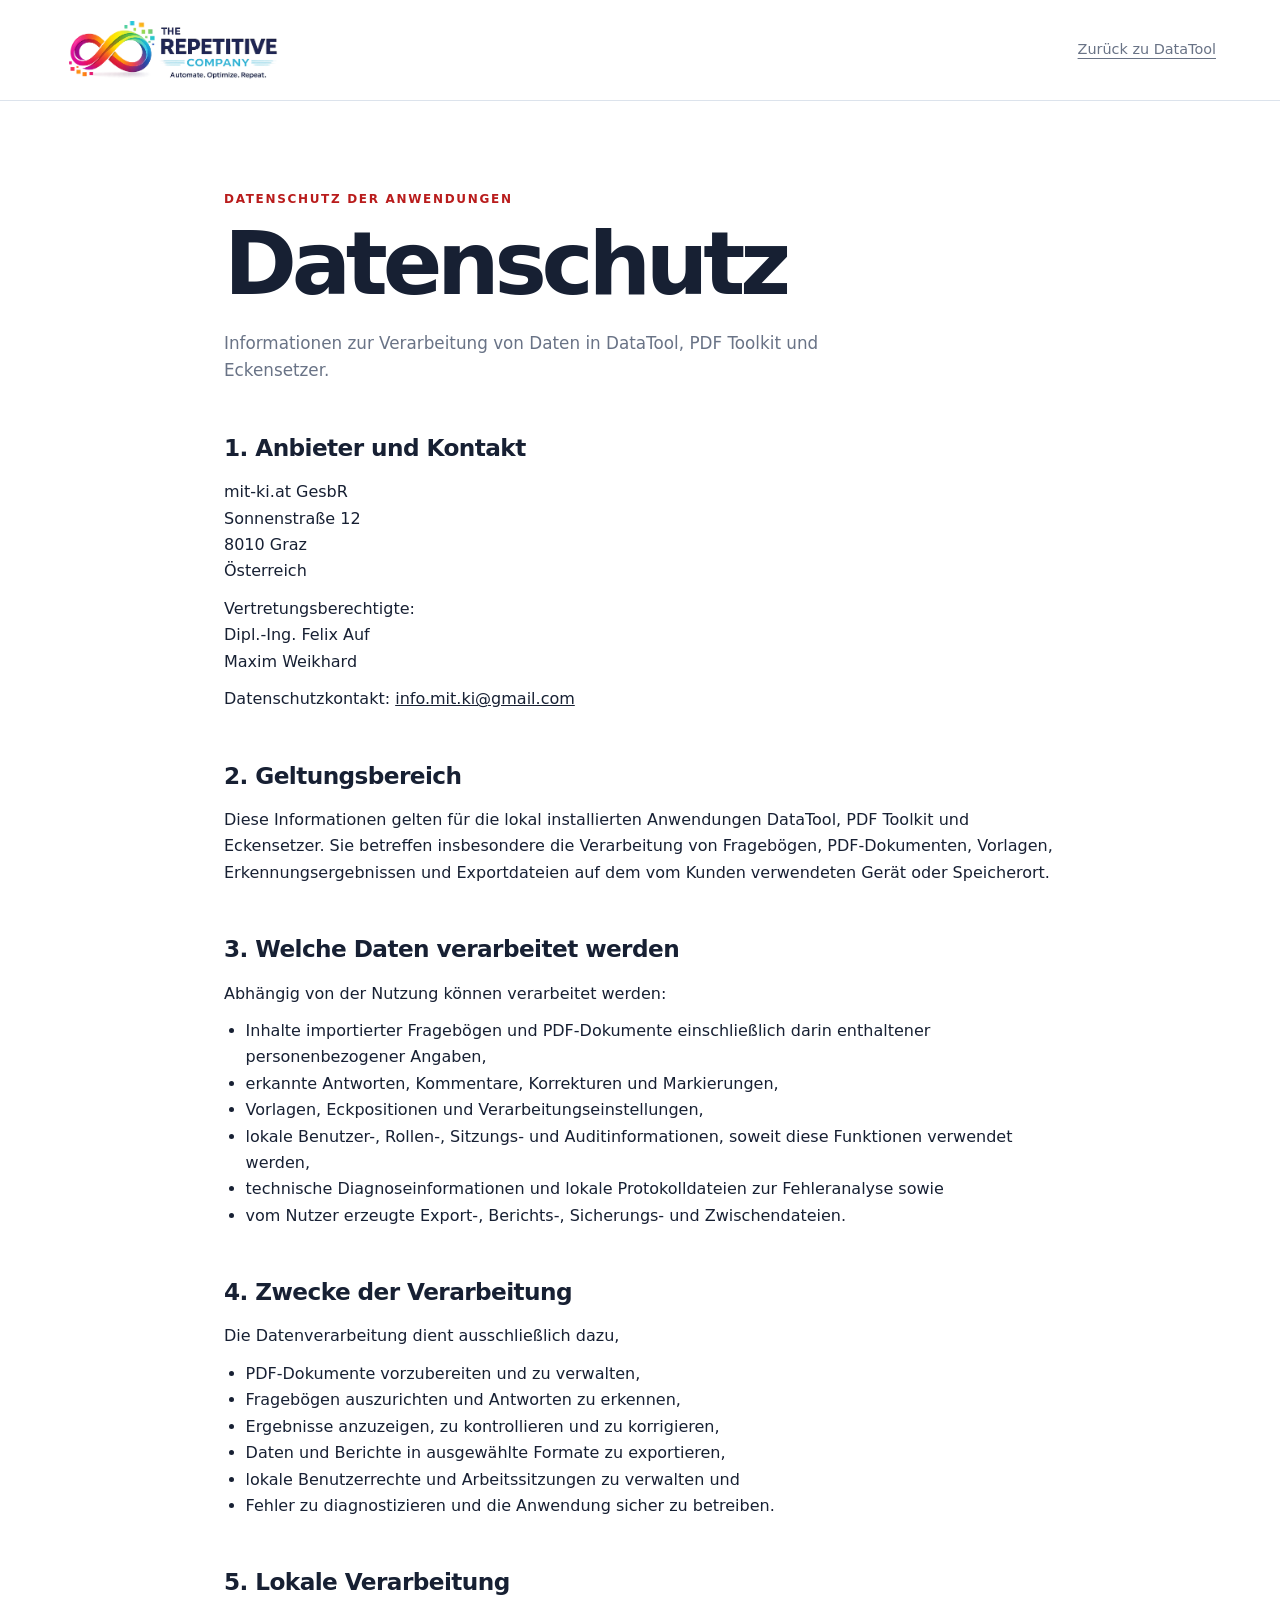
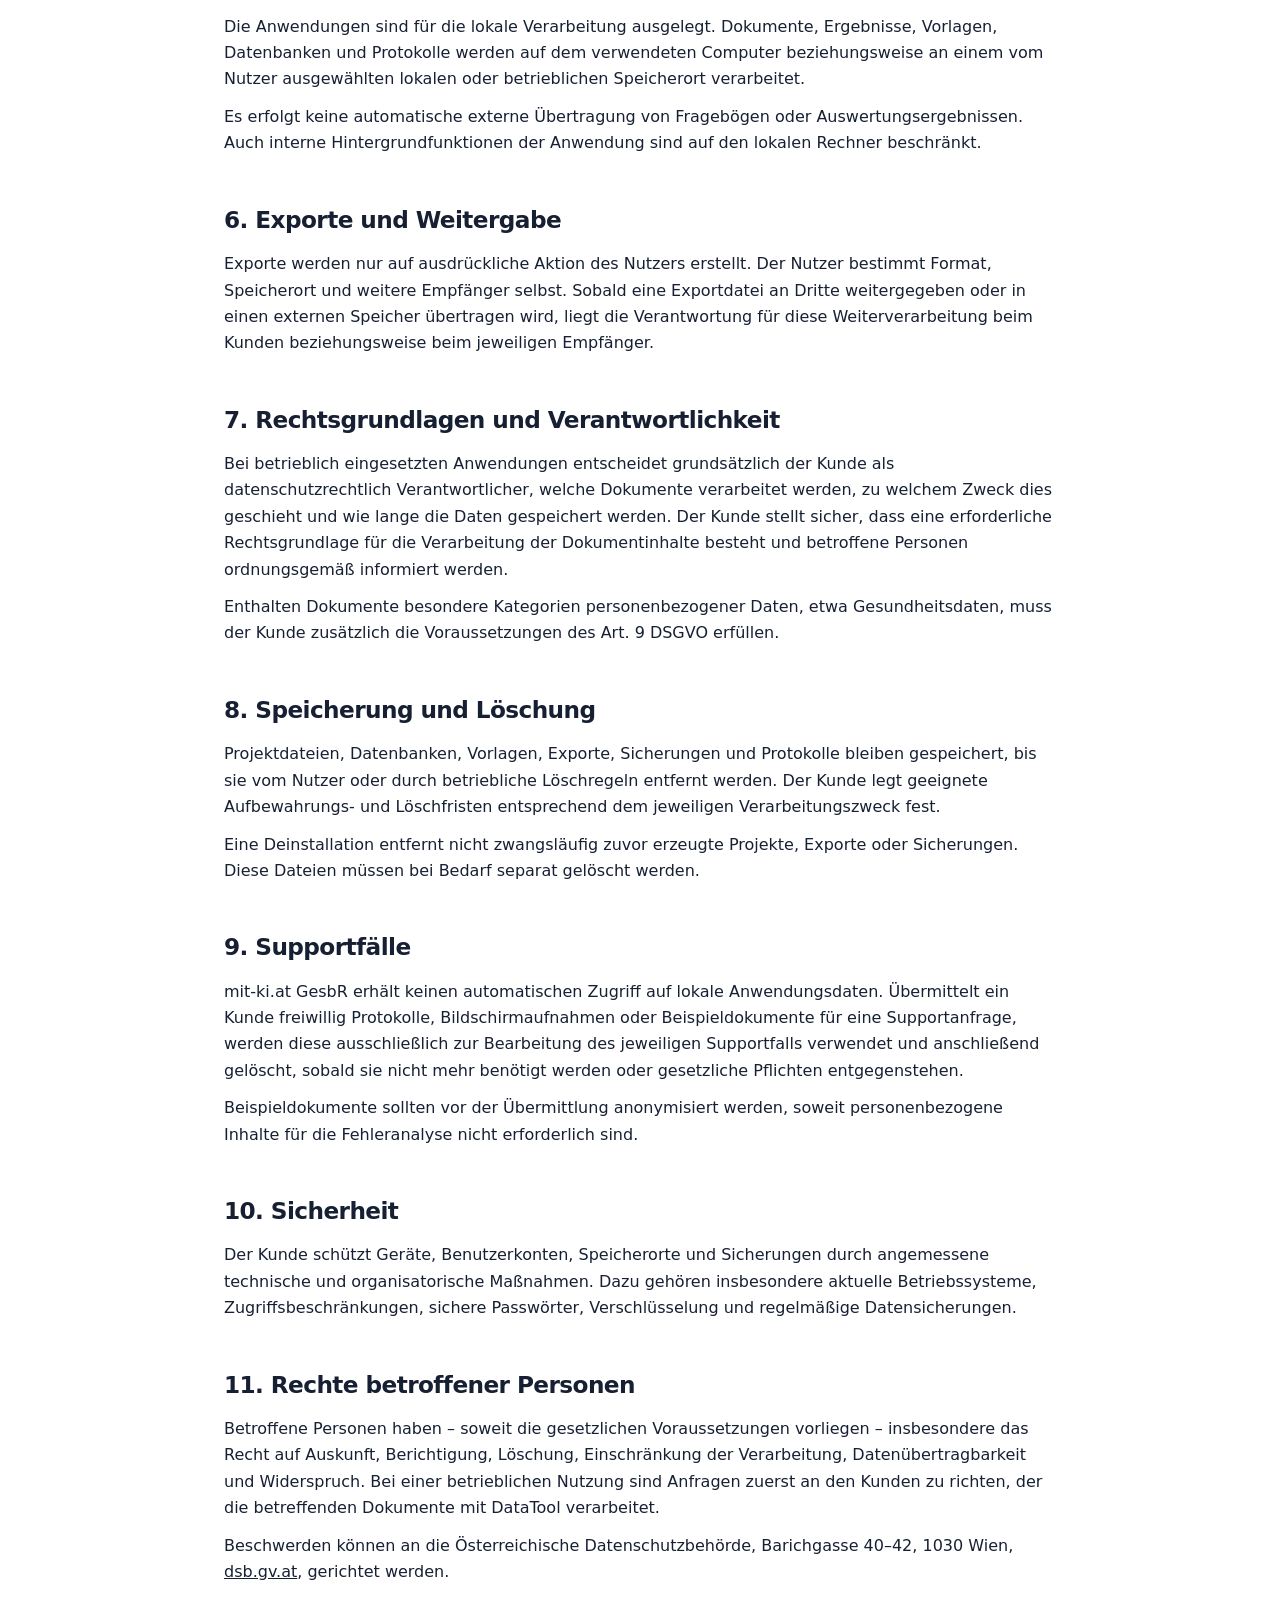
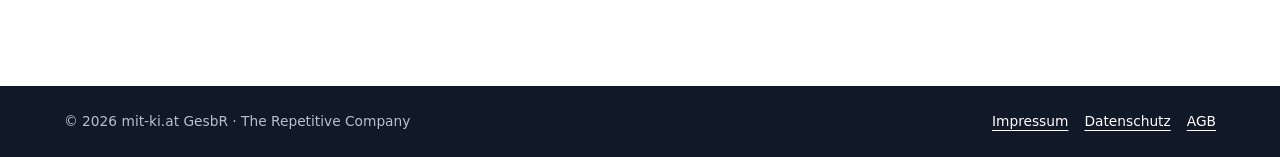
<file: datenschutz.html>
<!doctype html>
<html lang="de">
  <head>
    <meta charset="UTF-8" />
    <meta name="viewport" content="width=device-width, initial-scale=1.0" />
    <title>Datenschutz für die Anwendungen – The Repetitive Company</title>
    <link rel="canonical" href="./datenschutz.html" />
    <link rel="stylesheet" href="./legal.css" />
  </head>
  <body>
    <header class="legal-header">
      <a class="legal-brand" href="./index.html" aria-label="Zur Startseite">
        <img src="./company-logo.png" alt="The Repetitive Company" />
      </a>
      <a class="back-link" href="./index.html">Zurück zu DataTool</a>
    </header>

    <main class="legal-main">
      <p class="legal-kicker">Datenschutz der Anwendungen</p>
      <h1>Datenschutz</h1>
      <p class="legal-lead">
        Informationen zur Verarbeitung von Daten in DataTool, PDF Toolkit und
        Eckensetzer.
      </p>

      <section>
        <h2>1. Anbieter und Kontakt</h2>
        <p>
          mit-ki.at GesbR<br />
          Sonnenstraße 12<br />
          8010 Graz<br />
          Österreich
        </p>
        <p>
          Vertretungsberechtigte:<br />
          Dipl.-Ing. Felix Auf<br />
          Maxim Weikhard
        </p>
        <p>
          Datenschutzkontakt:
          <a href="mailto:info.mit.ki@gmail.com">info.mit.ki@gmail.com</a>
        </p>
      </section>

      <section>
        <h2>2. Geltungsbereich</h2>
        <p>
          Diese Informationen gelten für die lokal installierten Anwendungen
          DataTool, PDF Toolkit und Eckensetzer. Sie betreffen insbesondere die
          Verarbeitung von Fragebögen, PDF-Dokumenten, Vorlagen,
          Erkennungsergebnissen und Exportdateien auf dem vom Kunden
          verwendeten Gerät oder Speicherort.
        </p>
      </section>

      <section>
        <h2>3. Welche Daten verarbeitet werden</h2>
        <p>Abhängig von der Nutzung können verarbeitet werden:</p>
        <ul>
          <li>
            Inhalte importierter Fragebögen und PDF-Dokumente einschließlich
            darin enthaltener personenbezogener Angaben,
          </li>
          <li>
            erkannte Antworten, Kommentare, Korrekturen und Markierungen,
          </li>
          <li>Vorlagen, Eckpositionen und Verarbeitungseinstellungen,</li>
          <li>
            lokale Benutzer-, Rollen-, Sitzungs- und Auditinformationen, soweit
            diese Funktionen verwendet werden,
          </li>
          <li>
            technische Diagnoseinformationen und lokale Protokolldateien zur
            Fehleranalyse sowie
          </li>
          <li>
            vom Nutzer erzeugte Export-, Berichts-, Sicherungs- und
            Zwischendateien.
          </li>
        </ul>
      </section>

      <section>
        <h2>4. Zwecke der Verarbeitung</h2>
        <p>Die Datenverarbeitung dient ausschließlich dazu,</p>
        <ul>
          <li>PDF-Dokumente vorzubereiten und zu verwalten,</li>
          <li>Fragebögen auszurichten und Antworten zu erkennen,</li>
          <li>Ergebnisse anzuzeigen, zu kontrollieren und zu korrigieren,</li>
          <li>Daten und Berichte in ausgewählte Formate zu exportieren,</li>
          <li>lokale Benutzerrechte und Arbeitssitzungen zu verwalten und</li>
          <li>Fehler zu diagnostizieren und die Anwendung sicher zu betreiben.</li>
        </ul>
      </section>

      <section>
        <h2>5. Lokale Verarbeitung</h2>
        <p>
          Die Anwendungen sind für die lokale Verarbeitung ausgelegt.
          Dokumente, Ergebnisse, Vorlagen, Datenbanken und Protokolle werden auf
          dem verwendeten Computer beziehungsweise an einem vom Nutzer
          ausgewählten lokalen oder betrieblichen Speicherort verarbeitet.
        </p>
        <p>
          Es erfolgt keine automatische externe Übertragung von Fragebögen oder
          Auswertungsergebnissen. Auch interne Hintergrundfunktionen der
          Anwendung sind auf den lokalen Rechner beschränkt.
        </p>
      </section>

      <section>
        <h2>6. Exporte und Weitergabe</h2>
        <p>
          Exporte werden nur auf ausdrückliche Aktion des Nutzers erstellt. Der
          Nutzer bestimmt Format, Speicherort und weitere Empfänger selbst.
          Sobald eine Exportdatei an Dritte weitergegeben oder in einen
          externen Speicher übertragen wird, liegt die Verantwortung für diese
          Weiterverarbeitung beim Kunden beziehungsweise beim jeweiligen
          Empfänger.
        </p>
      </section>

      <section>
        <h2>7. Rechtsgrundlagen und Verantwortlichkeit</h2>
        <p>
          Bei betrieblich eingesetzten Anwendungen entscheidet grundsätzlich
          der Kunde als datenschutzrechtlich Verantwortlicher, welche Dokumente
          verarbeitet werden, zu welchem Zweck dies geschieht und wie lange die
          Daten gespeichert werden. Der Kunde stellt sicher, dass eine
          erforderliche Rechtsgrundlage für die Verarbeitung der Dokumentinhalte
          besteht und betroffene Personen ordnungsgemäß informiert werden.
        </p>
        <p>
          Enthalten Dokumente besondere Kategorien personenbezogener Daten,
          etwa Gesundheitsdaten, muss der Kunde zusätzlich die Voraussetzungen
          des Art. 9 DSGVO erfüllen.
        </p>
      </section>

      <section>
        <h2>8. Speicherung und Löschung</h2>
        <p>
          Projektdateien, Datenbanken, Vorlagen, Exporte, Sicherungen und
          Protokolle bleiben gespeichert, bis sie vom Nutzer oder durch
          betriebliche Löschregeln entfernt werden. Der Kunde legt geeignete
          Aufbewahrungs- und Löschfristen entsprechend dem jeweiligen
          Verarbeitungszweck fest.
        </p>
        <p>
          Eine Deinstallation entfernt nicht zwangsläufig zuvor erzeugte
          Projekte, Exporte oder Sicherungen. Diese Dateien müssen bei Bedarf
          separat gelöscht werden.
        </p>
      </section>

      <section>
        <h2>9. Supportfälle</h2>
        <p>
          mit-ki.at GesbR erhält keinen automatischen Zugriff auf lokale
          Anwendungsdaten. Übermittelt ein Kunde freiwillig Protokolle,
          Bildschirmaufnahmen oder Beispieldokumente für eine Supportanfrage,
          werden diese ausschließlich zur Bearbeitung des jeweiligen
          Supportfalls verwendet und anschließend gelöscht, sobald sie nicht
          mehr benötigt werden oder gesetzliche Pflichten entgegenstehen.
        </p>
        <p>
          Beispieldokumente sollten vor der Übermittlung anonymisiert werden,
          soweit personenbezogene Inhalte für die Fehleranalyse nicht
          erforderlich sind.
        </p>
      </section>

      <section>
        <h2>10. Sicherheit</h2>
        <p>
          Der Kunde schützt Geräte, Benutzerkonten, Speicherorte und
          Sicherungen durch angemessene technische und organisatorische
          Maßnahmen. Dazu gehören insbesondere aktuelle Betriebssysteme,
          Zugriffsbeschränkungen, sichere Passwörter, Verschlüsselung und
          regelmäßige Datensicherungen.
        </p>
      </section>

      <section>
        <h2>11. Rechte betroffener Personen</h2>
        <p>
          Betroffene Personen haben – soweit die gesetzlichen Voraussetzungen
          vorliegen – insbesondere das Recht auf Auskunft, Berichtigung,
          Löschung, Einschränkung der Verarbeitung, Datenübertragbarkeit und
          Widerspruch. Bei einer betrieblichen Nutzung sind Anfragen zuerst an
          den Kunden zu richten, der die betreffenden Dokumente mit DataTool
          verarbeitet.
        </p>
        <p>
          Beschwerden können an die Österreichische Datenschutzbehörde,
          Barichgasse 40–42, 1030 Wien,
          <a href="https://www.dsb.gv.at/" rel="external">dsb.gv.at</a>,
          gerichtet werden.
        </p>
      </section>
    </main>

    <footer class="legal-footer">
      <span>© 2026 mit-ki.at GesbR · The Repetitive Company</span>
      <nav>
        <a href="./impressum.html">Impressum</a>
        <a href="./datenschutz.html" aria-current="page">Datenschutz</a>
        <a href="./agb.html">AGB</a>
      </nav>
    </footer>
  </body>
</html>
</file>
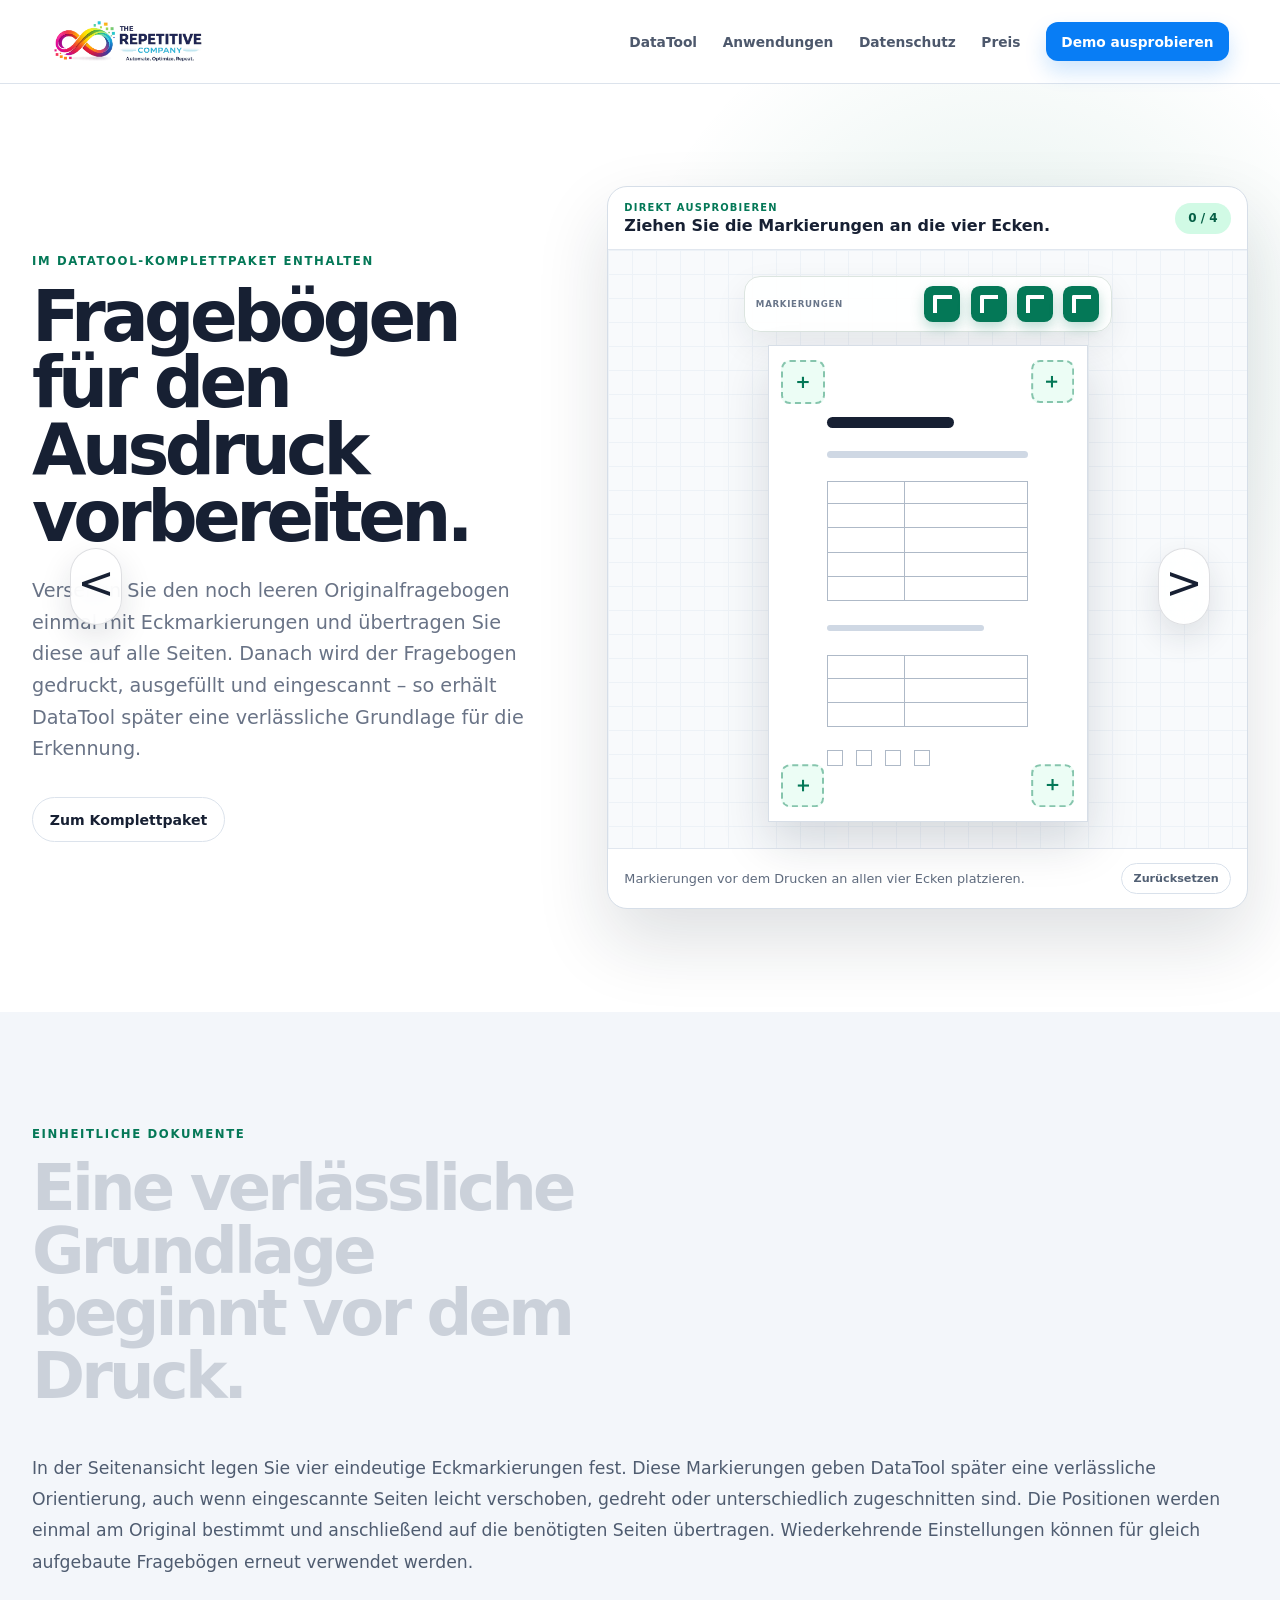
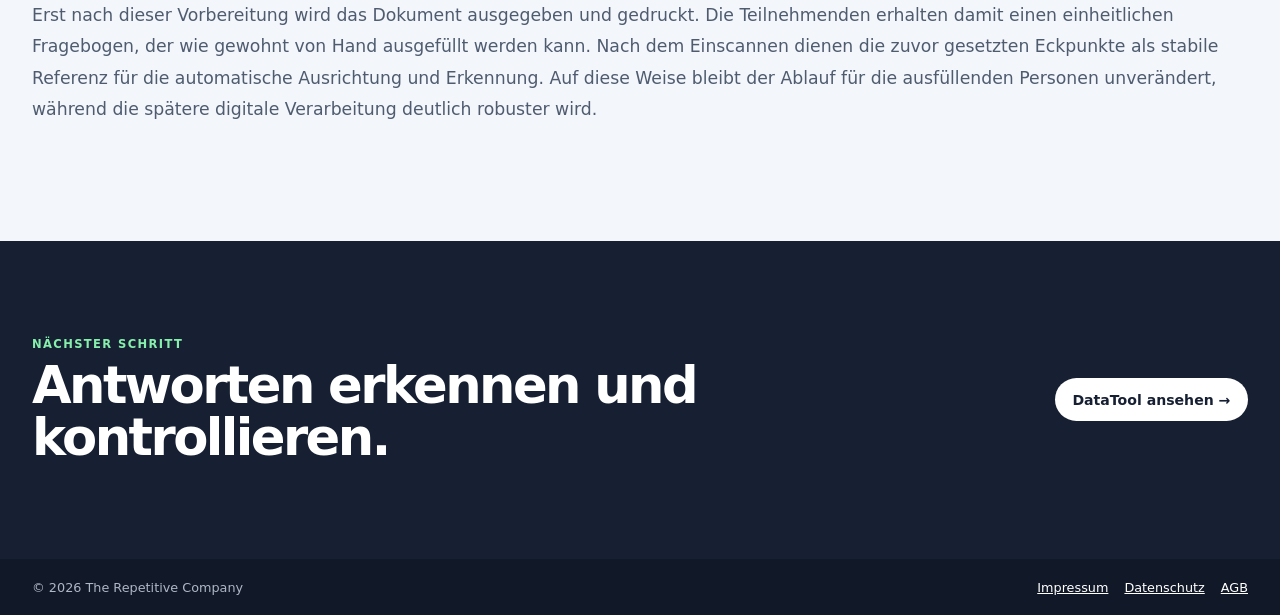
<file: eckensetzer.html>
<!doctype html>
<html lang="de">
  <head>
    <meta charset="UTF-8" />
    <meta name="viewport" content="width=device-width, initial-scale=1.0" />
    <meta name="description" content="Der Eckensetzer bringt einheitliche Eckmarkierungen auf Fragebogen-PDFs auf und schafft eine zuverlässige Grundlage für die Erkennung." />
    <title>Eckensetzer – Fragebögen für den Ausdruck vorbereiten</title>
    <link rel="canonical" href="./eckensetzer.html" />
    <meta name="author" content="The Repetitive Company" />
    <meta name="robots" content="index, follow, max-snippet:-1, max-image-preview:large" />
    <script type="application/ld+json">
      {
        "@context": "https://schema.org",
        "@type": "SoftwareApplication",
        "@id": "#eckensetzer",
        "name": "Eckensetzer",
        "provider": { "@type": "Organization", "name": "The Repetitive Company" },
        "operatingSystem": "Windows",
        "applicationCategory": "BusinessApplication",
        "isPartOf": { "@type": "Product", "name": "DataTool-Komplettpaket" },
        "description": "Eckensetzer versieht leere Fragebogen-PDFs vor dem Druck mit wiederverwendbaren Eckmarkierungen, damit eingescannte Seiten später zuverlässig ausgerichtet und erkannt werden können.",
        "featureList": [
          "Vier Eckmarkierungen am leeren Original positionieren",
          "Markierungen auf benötigte Seiten übertragen",
          "Einstellungen für gleich aufgebaute Fragebögen wiederverwenden",
          "Verschobene, gedrehte oder unterschiedlich zugeschnittene Scans stabil ausrichten"
        ]
      }
    </script>
    <link rel="stylesheet" href="./product-pages.css?v=20260807-10" />
  </head>
  <body>
    <header class="product-header">
      <a class="product-brand" href="./" data-main-home aria-label="Zur DataTool-Startseite"><img src="./company-logo.png" alt="The Repetitive Company" width="1075" height="334" /></a>
      <nav class="product-nav" id="productNav" aria-label="Seitennavigation">
        <a href="./#ablauf" data-main-target="ablauf">DataTool</a>
        <a href="./#solutions" data-main-target="solutions">Anwendungen</a>
        <a href="./#datenschutz" data-main-target="datenschutz">Datenschutz</a>
        <a href="./#preis" data-main-target="preis">Preis</a>
        <a class="tour-link" href="./demo/?step=1" data-demo-link>Demo ausprobieren</a>
      </nav>
      <button class="product-menu-toggle" type="button" aria-expanded="false" aria-controls="productNav"><span aria-hidden="true">☰</span><span>Menü</span></button>
    </header>

    <main>
      <section class="product-hero product-hero--green">
        <div class="product-copy">
          <p class="product-kicker">Im DataTool-Komplettpaket enthalten</p>
          <h1>Fragebögen für den Ausdruck vorbereiten.</h1>
          <p>
            Versehen Sie den noch leeren Originalfragebogen einmal mit
            Eckmarkierungen und übertragen Sie diese auf alle Seiten. Danach
            wird der Fragebogen gedruckt, ausgefüllt und eingescannt – so erhält
            DataTool später eine verlässliche Grundlage für die Erkennung.
          </p>
          <div class="product-actions">
            <a class="secondary-action" href="./#preis">Zum Komplettpaket</a>
          </div>
          <div class="product-carousel-position" aria-label="Eckensetzer, Anwendung 3 von 3">
            <span aria-hidden="true"></span><span aria-hidden="true"></span><span class="active" aria-hidden="true"></span>
          </div>
        </div>

        <div class="product-visual">
          <div class="corner-drop-game" data-corner-game>
            <div class="corner-game-heading">
              <div><span>Direkt ausprobieren</span><strong>Ziehen Sie die Markierungen an die vier Ecken.</strong></div>
              <b data-corner-progress>0 / 4</b>
            </div>
            <div class="corner-drop-workspace">
              <div class="corner-marker-tray" data-marker-tray aria-label="Verfügbare Eckmarkierungen">
                <span>Markierungen</span>
                <button type="button" class="corner-drag-marker" data-corner-marker aria-label="Eckmarkierung 1 ziehen"><i></i></button>
                <button type="button" class="corner-drag-marker" data-corner-marker aria-label="Eckmarkierung 2 ziehen"><i></i></button>
                <button type="button" class="corner-drag-marker" data-corner-marker aria-label="Eckmarkierung 3 ziehen"><i></i></button>
                <button type="button" class="corner-drag-marker" data-corner-marker aria-label="Eckmarkierung 4 ziehen"><i></i></button>
              </div>
              <div class="corner-paper-demo" aria-label="Schematischer leerer Fragebogen">
                <div class="corner-dropzone corner-dropzone--tl" data-corner-dropzone role="button" tabindex="0" aria-label="Ziel links oben"></div>
                <div class="corner-dropzone corner-dropzone--tr" data-corner-dropzone role="button" tabindex="0" aria-label="Ziel rechts oben"></div>
                <div class="corner-dropzone corner-dropzone--bl" data-corner-dropzone role="button" tabindex="0" aria-label="Ziel links unten"></div>
                <div class="corner-dropzone corner-dropzone--br" data-corner-dropzone role="button" tabindex="0" aria-label="Ziel rechts unten"></div>
                <div class="paper-heading-line"></div>
                <div class="paper-section-line"></div>
                <div class="paper-answer-grid"></div>
                <div class="paper-section-line paper-section-line--short"></div>
                <div class="paper-answer-grid paper-answer-grid--small"></div>
                <div class="paper-checks"><i></i><i></i><i></i><i></i></div>
              </div>
            </div>
            <div class="corner-game-footer">
              <span data-corner-status>Zuerst eine Markierung ziehen – oder antippen und danach eine Ecke wählen.</span>
              <button type="button" data-corner-reset>Zurücksetzen</button>
            </div>
          </div>
        </div>

        <nav class="product-carousel" aria-label="Zwischen den Anwendungen wechseln">
          <a class="product-carousel-arrow product-carousel-arrow--prev" href="./pdf-toolkit.html" data-nav-label="PDF-Toolkit" aria-label="Zur vorherigen Anwendung: PDF Toolkit"><span aria-hidden="true">&lt;</span></a>
          <a class="product-carousel-arrow product-carousel-arrow--next" href="./demo/?step=1" data-nav-label="DataTool" aria-label="Zur nächsten Anwendung: DataTool"><span aria-hidden="true">&gt;</span></a>
        </nav>
      </section>

      <section class="product-benefits product-hero--green">
        <div class="benefits-heading"><p class="section-kicker">Einheitliche Dokumente</p><h2 class="product-scroll-reveal" data-product-scroll-reveal>Eine verlässliche Grundlage beginnt vor dem Druck.</h2></div>
        <div class="benefit-prose">
          <p>
            In der Seitenansicht legen Sie vier eindeutige Eckmarkierungen fest.
            Diese Markierungen geben DataTool später eine verlässliche
            Orientierung, auch wenn eingescannte Seiten leicht verschoben,
            gedreht oder unterschiedlich zugeschnitten sind. Die Positionen
            werden einmal am Original bestimmt und anschließend auf die
            benötigten Seiten übertragen. Wiederkehrende Einstellungen können
            für gleich aufgebaute Fragebögen erneut verwendet werden.
          </p>
          <p>
            Erst nach dieser Vorbereitung wird das Dokument ausgegeben und
            gedruckt. Die Teilnehmenden erhalten damit einen einheitlichen
            Fragebogen, der wie gewohnt von Hand ausgefüllt werden kann. Nach dem
            Einscannen dienen die zuvor gesetzten Eckpunkte als stabile
            Referenz für die automatische Ausrichtung und Erkennung. Auf diese
            Weise bleibt der Ablauf für die ausfüllenden Personen unverändert,
            während die spätere digitale Verarbeitung deutlich robuster wird.
          </p>
        </div>
      </section>

      <section class="package-strip">
        <div><p>Nächster Schritt</p><h2>Antworten erkennen und kontrollieren.</h2></div>
        <a href="./demo/?step=1">DataTool ansehen →</a>
      </section>
    </main>

    <footer class="product-footer">
      <span>© 2026 The Repetitive Company</span>
      <nav><a href="./impressum.html">Impressum</a><a href="./datenschutz.html">Datenschutz</a><a href="./agb.html">AGB</a></nav>
    </footer>
    <script src="./product-interactions.js?v=20260807-8"></script>
  </body>
</html>
</file>
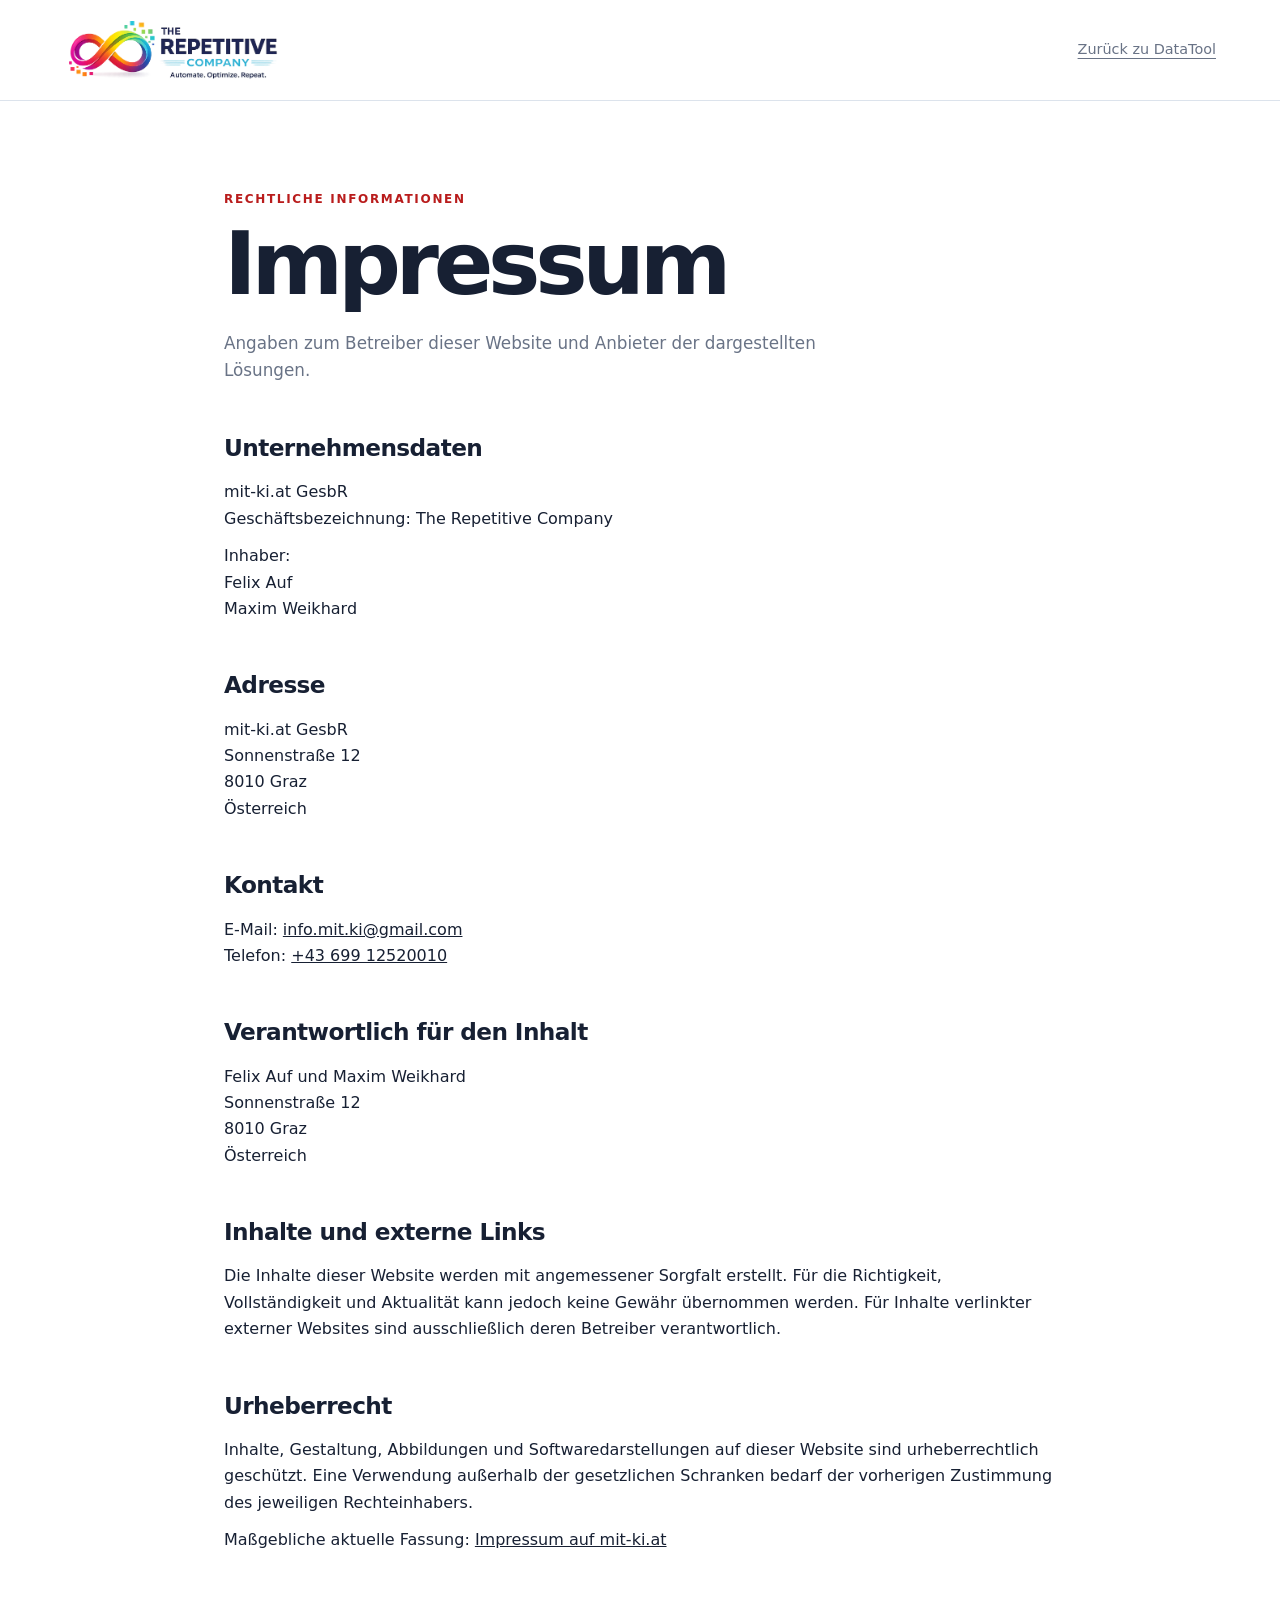
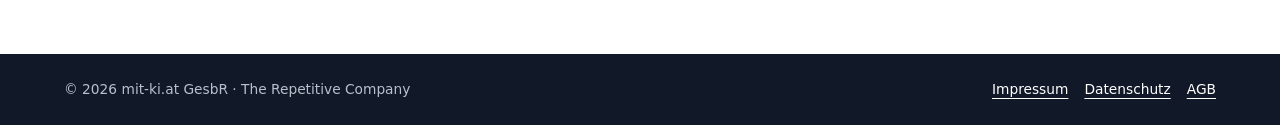
<file: impressum.html>
<!doctype html>
<html lang="de">
  <head>
    <meta charset="UTF-8" />
    <meta name="viewport" content="width=device-width, initial-scale=1.0" />
    <title>Impressum – The Repetitive Company</title>
    <link rel="canonical" href="./impressum.html" />
    <link rel="stylesheet" href="./legal.css" />
  </head>
  <body>
    <header class="legal-header">
      <a class="legal-brand" href="./index.html" aria-label="Zur Startseite">
        <img src="./company-logo.png" alt="The Repetitive Company" />
      </a>
      <a class="back-link" href="./index.html">Zurück zu DataTool</a>
    </header>

    <main class="legal-main">
      <p class="legal-kicker">Rechtliche Informationen</p>
      <h1>Impressum</h1>
      <p class="legal-lead">
        Angaben zum Betreiber dieser Website und Anbieter der dargestellten
        Lösungen.
      </p>

      <section>
        <h2>Unternehmensdaten</h2>
        <p>
          mit-ki.at GesbR<br />
          Geschäftsbezeichnung: The Repetitive Company
        </p>
        <p>
          Inhaber:<br />
          Felix Auf<br />
          Maxim Weikhard
        </p>
      </section>

      <section>
        <h2>Adresse</h2>
        <p>
          mit-ki.at GesbR<br />
          Sonnenstraße 12<br />
          8010 Graz<br />
          Österreich
        </p>
      </section>

      <section>
        <h2>Kontakt</h2>
        <p>
          E-Mail:
          <a href="mailto:info.mit.ki@gmail.com">info.mit.ki@gmail.com</a><br />
          Telefon: <a href="tel:+4369912520010">+43 699 12520010</a>
        </p>
      </section>

      <section>
        <h2>Verantwortlich für den Inhalt</h2>
        <p>
          Felix Auf und Maxim Weikhard<br />
          Sonnenstraße 12<br />
          8010 Graz<br />
          Österreich
        </p>
      </section>

      <section>
        <h2>Inhalte und externe Links</h2>
        <p>
          Die Inhalte dieser Website werden mit angemessener Sorgfalt erstellt.
          Für die Richtigkeit, Vollständigkeit und Aktualität kann jedoch keine
          Gewähr übernommen werden. Für Inhalte verlinkter externer Websites
          sind ausschließlich deren Betreiber verantwortlich.
        </p>
      </section>

      <section>
        <h2>Urheberrecht</h2>
        <p>
          Inhalte, Gestaltung, Abbildungen und Softwaredarstellungen auf dieser
          Website sind urheberrechtlich geschützt. Eine Verwendung außerhalb
          der gesetzlichen Schranken bedarf der vorherigen Zustimmung des
          jeweiligen Rechteinhabers.
        </p>
      </section>

      <p>
        Maßgebliche aktuelle Fassung:
        <a href="https://www.mit-ki.at/imprint" rel="external">
          Impressum auf mit-ki.at
        </a>
      </p>
    </main>

    <footer class="legal-footer">
      <span>© 2026 mit-ki.at GesbR · The Repetitive Company</span>
      <nav>
        <a href="./impressum.html" aria-current="page">Impressum</a>
        <a href="./datenschutz.html">Datenschutz</a>
        <a href="./agb.html">AGB</a>
      </nav>
    </footer>
  </body>
</html>
</file>
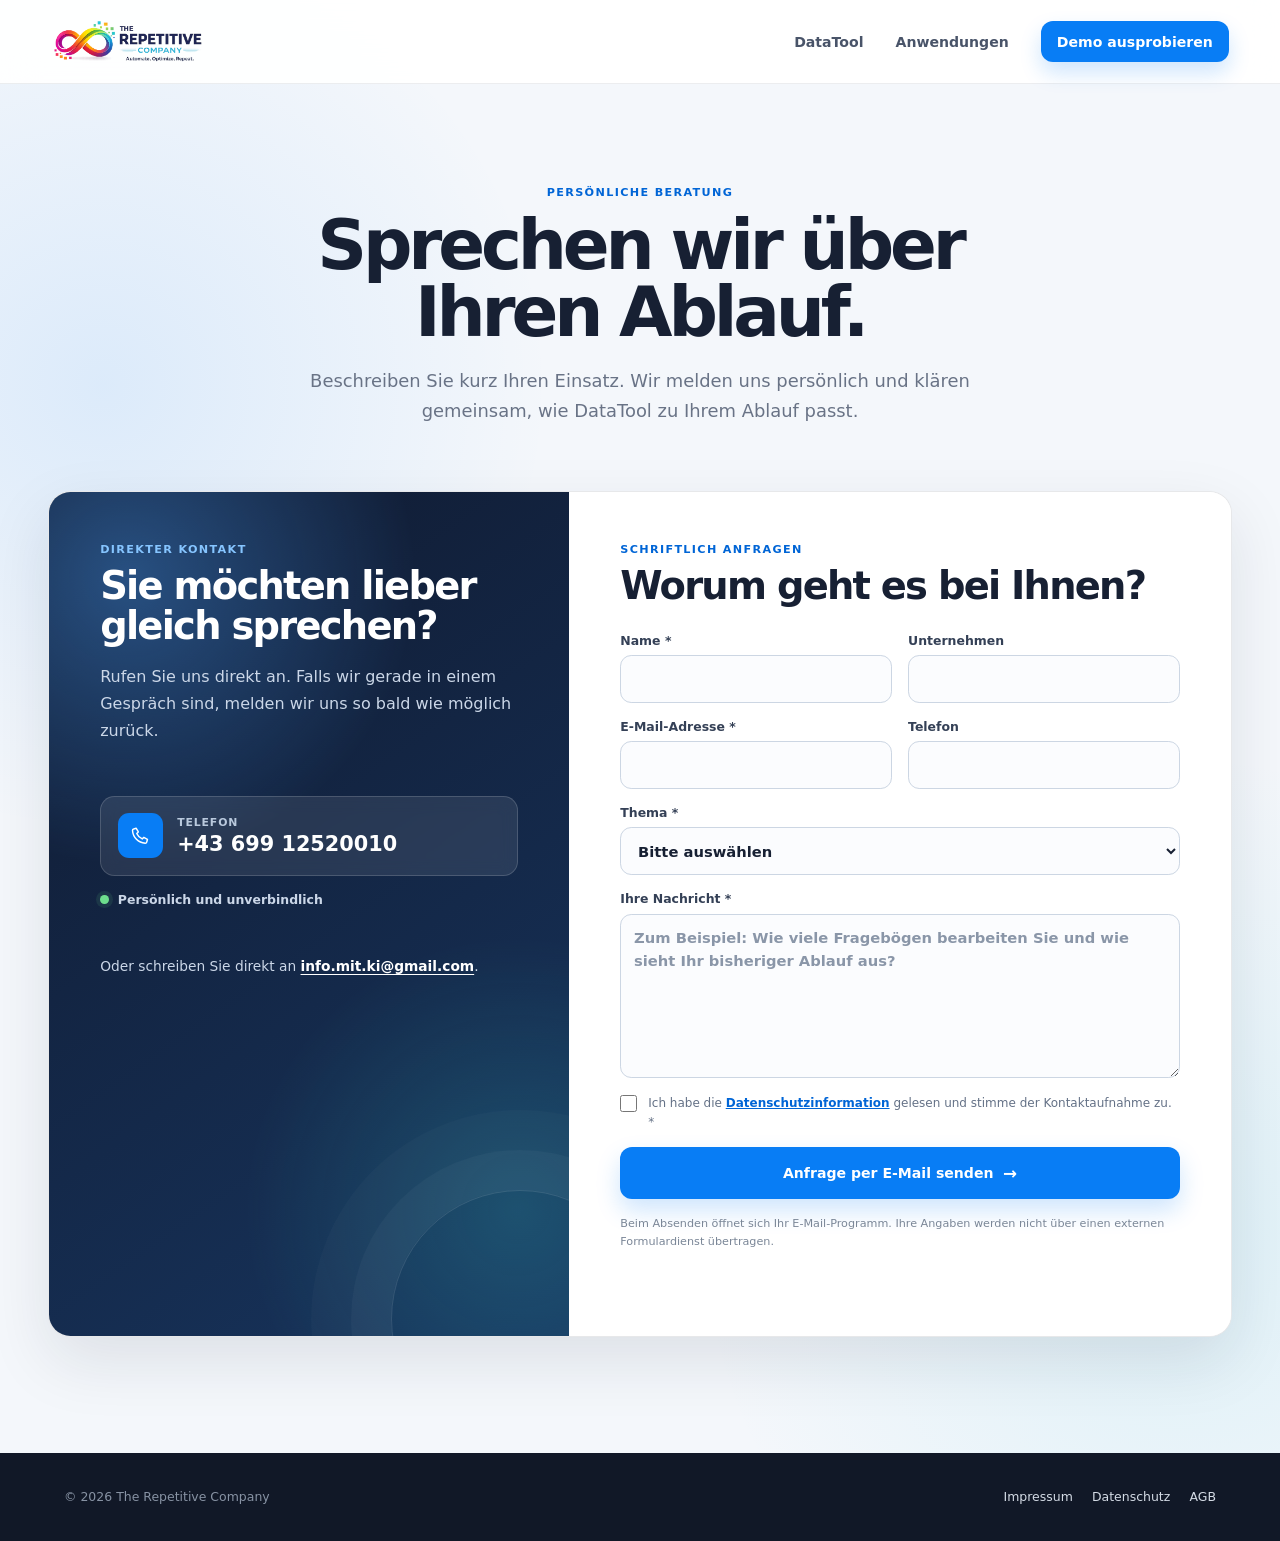
<file: kontakt.html>
<!doctype html>
<html lang="de">
  <head>
    <meta charset="UTF-8" />
    <meta name="viewport" content="width=device-width, initial-scale=1.0" />
    <meta name="description" content="Kontaktieren Sie The Repetitive Company für eine persönliche Beratung zu DataTool und Ihrem Fragebogen-Workflow." />
    <meta name="robots" content="index, follow" />
    <title>DataTool-Beratung anfragen – The Repetitive Company</title>
    <link rel="canonical" href="./kontakt.html" />
    <link rel="stylesheet" href="./styles.css" />
    <link rel="stylesheet" href="./contact.css?v=20260809-3" />
  </head>
  <body class="contact-page">
    <header class="contact-header">
      <a class="contact-brand" href="./" aria-label="The Repetitive Company – Startseite">
        <img src="./company-logo.png" alt="The Repetitive Company" width="1075" height="334" />
      </a>
      <button class="contact-menu-toggle" type="button" aria-expanded="false" aria-controls="contactNav">
        <span class="contact-menu-icon" aria-hidden="true"><i></i><i></i><i></i></span>
        <span>Menü</span>
      </button>
      <nav class="contact-nav" id="contactNav" aria-label="Seitennavigation">
        <a href="./#ablauf">DataTool</a>
        <a href="./#solutions">Anwendungen</a>
        <a class="contact-demo-link" href="./demo/?step=1">Demo ausprobieren</a>
      </nav>
    </header>

    <main class="contact-main">
      <div class="contact-heading">
        <p class="contact-kicker">Persönliche Beratung</p>
        <h1>Sprechen wir über Ihren Ablauf.</h1>
        <p>Beschreiben Sie kurz Ihren Einsatz. Wir melden uns persönlich und klären gemeinsam, wie DataTool zu Ihrem Ablauf passt.</p>
      </div>

      <section class="contact-panel" aria-label="Kontaktmöglichkeiten">
        <div class="contact-direct">
          <p class="contact-panel-label">Direkter Kontakt</p>
          <h2>Sie möchten lieber gleich sprechen?</h2>
          <p>Rufen Sie uns direkt an. Falls wir gerade in einem Gespräch sind, melden wir uns so bald wie möglich zurück.</p>

          <a class="contact-phone" href="tel:+4369912520010">
            <span aria-hidden="true">
              <svg viewBox="0 0 24 24"><path d="M7.2 3.8 9.6 8 7.8 9.8c1.2 2.7 3.6 5.1 6.3 6.3l1.8-1.8 4.2 2.4-.8 3.1c-.2.8-.9 1.3-1.7 1.3C9.5 20.5 3.5 14.5 2.9 6.4c0-.8.5-1.5 1.3-1.7l3-.9Z" /></svg>
            </span>
            <span><small>Telefon</small><strong>+43 699 12520010</strong></span>
          </a>

          <div class="contact-availability">
            <span aria-hidden="true"></span>
            Persönlich und unverbindlich
          </div>

          <p class="contact-email-note">Oder schreiben Sie direkt an <a href="mailto:info.mit.ki@gmail.com">info.mit.ki@gmail.com</a>.</p>
        </div>

        <div class="contact-form-wrap">
          <p class="contact-panel-label">Schriftlich anfragen</p>
          <h2>Worum geht es bei Ihnen?</h2>
          <form class="contact-form" id="contactForm" action="mailto:info.mit.ki@gmail.com" method="post" enctype="text/plain">
            <div class="contact-field-row">
              <label>
                <span>Name *</span>
                <input type="text" name="name" autocomplete="name" required />
              </label>
              <label>
                <span>Unternehmen</span>
                <input type="text" name="company" autocomplete="organization" />
              </label>
            </div>

            <div class="contact-field-row">
              <label>
                <span>E-Mail-Adresse *</span>
                <input type="email" name="email" autocomplete="email" required />
              </label>
              <label>
                <span>Telefon</span>
                <input type="tel" name="phone" autocomplete="tel" />
              </label>
            </div>

            <label>
              <span>Thema *</span>
              <select name="topic" required>
                <option value="" selected disabled>Bitte auswählen</option>
                <option>DataTool kennenlernen</option>
                <option>Konkreten Fragebogen besprechen</option>
                <option>Preis und Einführung</option>
                <option>Technische Frage</option>
                <option>Sonstiges</option>
              </select>
            </label>

            <label>
              <span>Ihre Nachricht *</span>
              <textarea name="message" rows="6" required placeholder="Zum Beispiel: Wie viele Fragebögen bearbeiten Sie und wie sieht Ihr bisheriger Ablauf aus?"></textarea>
            </label>

            <label class="contact-consent">
              <input type="checkbox" name="privacy" required />
              <span>Ich habe die <a href="./datenschutz.html">Datenschutzinformation</a> gelesen und stimme der Kontaktaufnahme zu. *</span>
            </label>

            <button class="contact-submit" type="submit">Anfrage per E-Mail senden <span aria-hidden="true">→</span></button>
            <p class="contact-form-note">Beim Absenden öffnet sich Ihr E-Mail-Programm. Ihre Angaben werden nicht über einen externen Formulardienst übertragen.</p>
            <p class="contact-form-status" id="contactFormStatus" aria-live="polite"></p>
          </form>
        </div>
      </section>
    </main>

    <footer class="contact-footer">
      <span>© 2026 The Repetitive Company</span>
      <nav aria-label="Rechtliche Informationen">
        <a href="./impressum.html">Impressum</a>
        <a href="./datenschutz.html">Datenschutz</a>
        <a href="./agb.html">AGB</a>
      </nav>
    </footer>

    <script src="./contact.js?v=20260809-2"></script>
  </body>
</html>
</file>
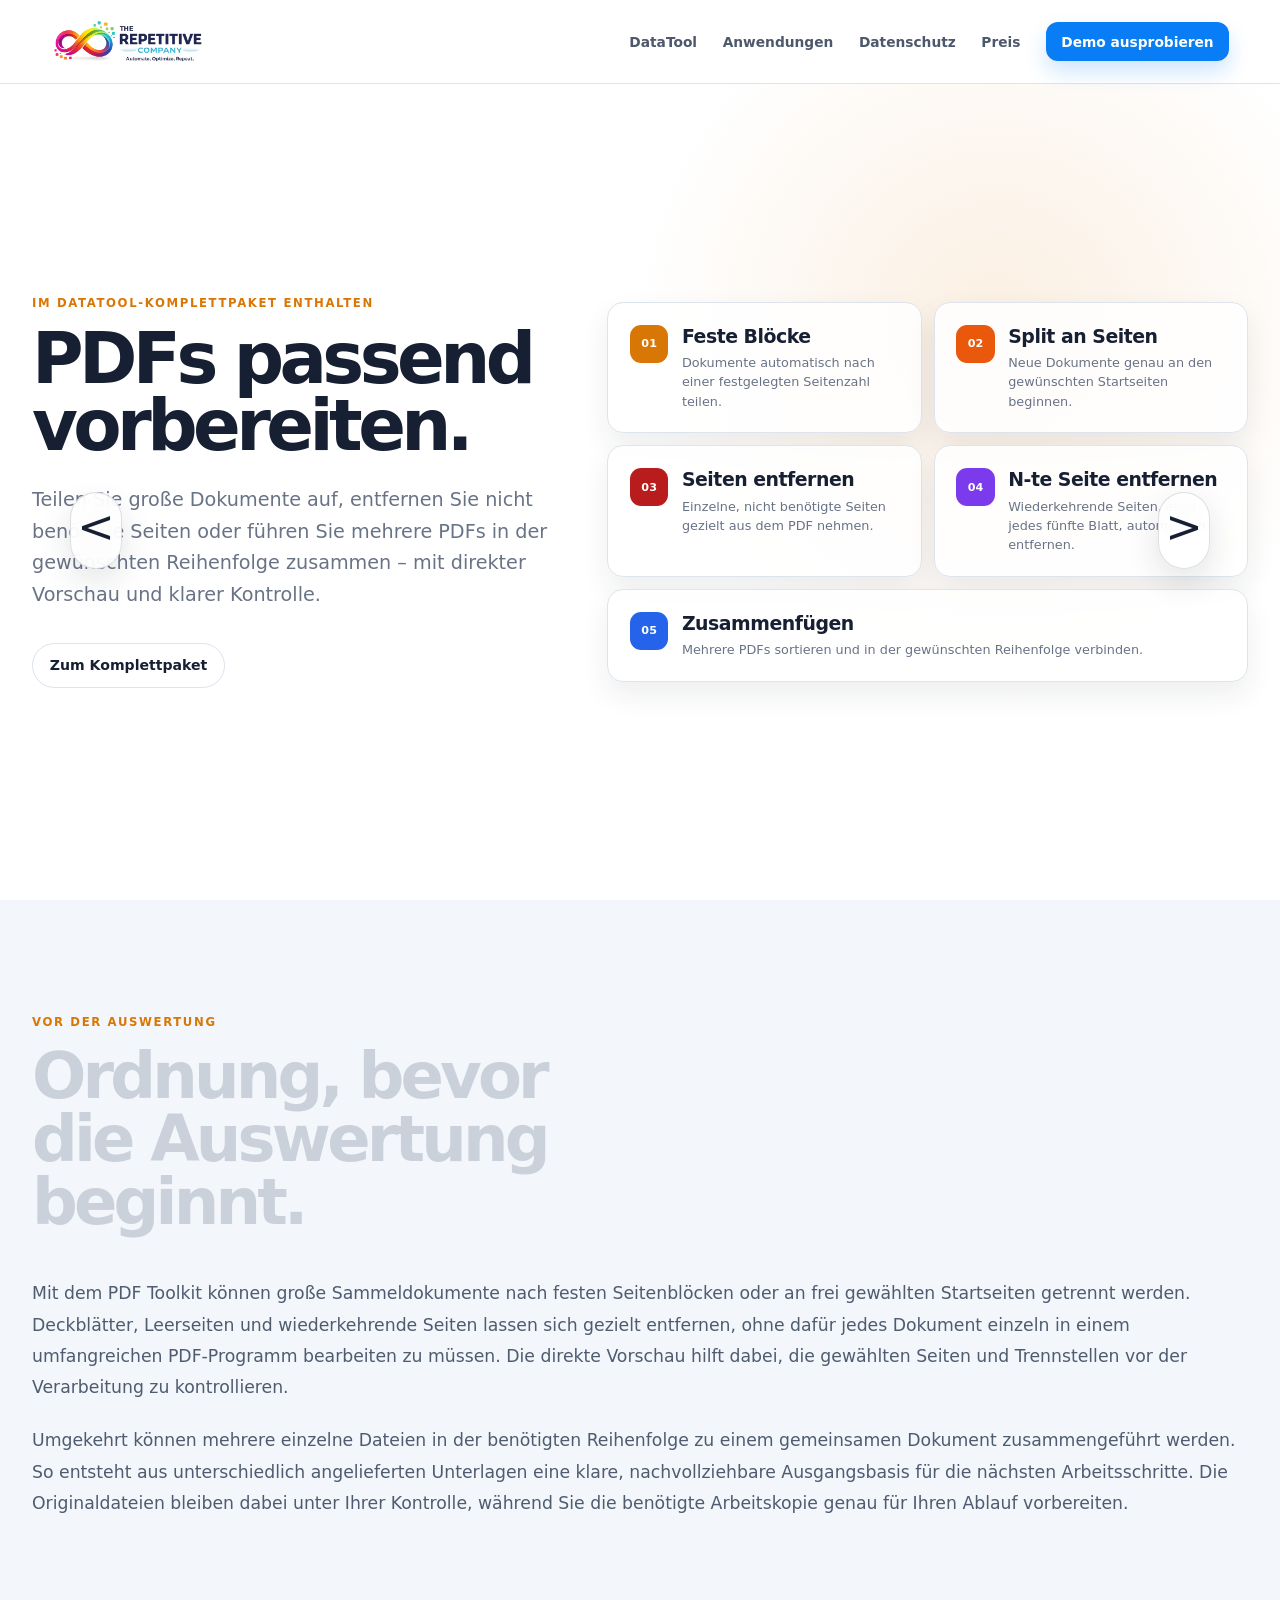
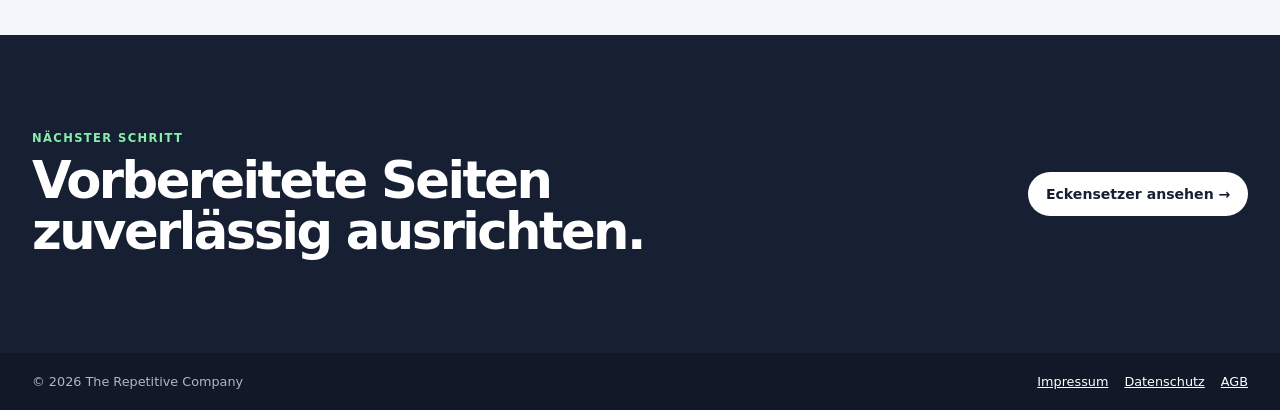
<file: pdf-toolkit.html>
<!doctype html>
<html lang="de">
  <head>
    <meta charset="UTF-8" />
    <meta name="viewport" content="width=device-width, initial-scale=1.0" />
    <meta
      name="description"
      content="PDF Toolkit bereitet Fragebogen-PDFs durch Aufteilen, Entfernen und Zusammenführen für die weitere Verarbeitung vor."
    />
    <title>PDF Toolkit – Dokumente passend vorbereiten</title>
    <link rel="canonical" href="./pdf-toolkit.html" />
    <meta name="author" content="The Repetitive Company" />
    <meta name="robots" content="index, follow, max-snippet:-1, max-image-preview:large" />
    <script type="application/ld+json">
      {
        "@context": "https://schema.org",
        "@type": "SoftwareApplication",
        "@id": "#pdf-toolkit",
        "name": "PDF Toolkit",
        "provider": { "@type": "Organization", "name": "The Repetitive Company" },
        "operatingSystem": "Windows",
        "applicationCategory": "BusinessApplication",
        "isPartOf": { "@type": "Product", "name": "DataTool-Komplettpaket" },
        "description": "PDF Toolkit bereitet Fragebogen-PDFs durch Aufteilen, gezieltes Entfernen von Seiten und Zusammenführen in einer gewählten Reihenfolge für die weitere Verarbeitung vor.",
        "featureList": [
          "PDFs in feste Seitenblöcke teilen",
          "PDFs an ausgewählten Startseiten teilen",
          "Einzelne oder wiederkehrende Seiten entfernen",
          "Mehrere PDF-Dateien in gewählter Reihenfolge zusammenführen",
          "Auswahl vor der Verarbeitung in einer Vorschau kontrollieren"
        ]
      }
    </script>
    <link rel="stylesheet" href="./product-pages.css?v=20260807-10" />
  </head>
  <body>
    <header class="product-header">
      <a class="product-brand" href="./" data-main-home aria-label="Zur DataTool-Startseite">
        <img src="./company-logo.png" alt="The Repetitive Company" width="1075" height="334" />
      </a>
      <nav class="product-nav" id="productNav" aria-label="Seitennavigation">
        <a href="./#ablauf" data-main-target="ablauf">DataTool</a>
        <a href="./#solutions" data-main-target="solutions">Anwendungen</a>
        <a href="./#datenschutz" data-main-target="datenschutz">Datenschutz</a>
        <a href="./#preis" data-main-target="preis">Preis</a>
        <a class="tour-link" href="./demo/?step=1" data-demo-link>Demo ausprobieren</a>
      </nav>
      <button class="product-menu-toggle" type="button" aria-expanded="false" aria-controls="productNav"><span aria-hidden="true">☰</span><span>Menü</span></button>
    </header>

    <main>
      <section class="product-hero product-hero--amber">
        <div class="product-copy">
          <p class="product-kicker">Im DataTool-Komplettpaket enthalten</p>
          <h1>PDFs passend vorbereiten.</h1>
          <p>
            Teilen Sie große Dokumente auf, entfernen Sie nicht benötigte
            Seiten oder führen Sie mehrere PDFs in der gewünschten Reihenfolge
            zusammen – mit direkter Vorschau und klarer Kontrolle.
          </p>
          <div class="product-actions">
            <a class="secondary-action" href="./#preis">Zum Komplettpaket</a>
          </div>
          <div class="product-carousel-position" aria-label="PDF Toolkit, Anwendung 2 von 3">
            <span aria-hidden="true"></span><span class="active" aria-hidden="true"></span><span aria-hidden="true"></span>
          </div>
        </div>

        <div class="product-visual">
          <div class="toolkit-modes" aria-label="Die fünf Funktionen des PDF Toolkits">
            <article class="toolkit-mode toolkit-mode--amber">
              <span>01</span>
              <div><h2>Feste Blöcke</h2><p>Dokumente automatisch nach einer festgelegten Seitenzahl teilen.</p></div>
            </article>
            <article class="toolkit-mode toolkit-mode--orange">
              <span>02</span>
              <div><h2>Split an Seiten</h2><p>Neue Dokumente genau an den gewünschten Startseiten beginnen.</p></div>
            </article>
            <article class="toolkit-mode toolkit-mode--red">
              <span>03</span>
              <div><h2>Seiten entfernen</h2><p>Einzelne, nicht benötigte Seiten gezielt aus dem PDF nehmen.</p></div>
            </article>
            <article class="toolkit-mode toolkit-mode--violet">
              <span>04</span>
              <div><h2>N-te Seite entfernen</h2><p>Wiederkehrende Seiten, etwa jedes fünfte Blatt, automatisch entfernen.</p></div>
            </article>
            <article class="toolkit-mode toolkit-mode--blue toolkit-mode--wide">
              <span>05</span>
              <div><h2>Zusammenfügen</h2><p>Mehrere PDFs sortieren und in der gewünschten Reihenfolge verbinden.</p></div>
            </article>
          </div>
        </div>

        <nav class="product-carousel" aria-label="Zwischen den Anwendungen wechseln">
          <a class="product-carousel-arrow product-carousel-arrow--prev" href="./demo/?step=1" data-nav-label="DataTool" aria-label="Zur vorherigen Anwendung: DataTool"><span aria-hidden="true">&lt;</span></a>
          <a class="product-carousel-arrow product-carousel-arrow--next" href="./eckensetzer.html" data-nav-label="Eckensetzer" aria-label="Zur nächsten Anwendung: Eckensetzer"><span aria-hidden="true">&gt;</span></a>
        </nav>
      </section>

      <section class="product-benefits product-hero--amber">
        <div class="benefits-heading">
          <p class="section-kicker">Vor der Auswertung</p>
          <h2 class="product-scroll-reveal" data-product-scroll-reveal>Ordnung, bevor die Auswertung beginnt.</h2>
        </div>
        <div class="benefit-prose">
          <p>
            Mit dem PDF Toolkit können große Sammeldokumente nach festen
            Seitenblöcken oder an frei gewählten Startseiten getrennt werden.
            Deckblätter, Leerseiten und wiederkehrende Seiten lassen sich gezielt
            entfernen, ohne dafür jedes Dokument einzeln in einem umfangreichen
            PDF-Programm bearbeiten zu müssen. Die direkte Vorschau hilft dabei,
            die gewählten Seiten und Trennstellen vor der Verarbeitung zu
            kontrollieren.
          </p>
          <p>
            Umgekehrt können mehrere einzelne Dateien in der benötigten
            Reihenfolge zu einem gemeinsamen Dokument zusammengeführt werden.
            So entsteht aus unterschiedlich angelieferten Unterlagen eine klare,
            nachvollziehbare Ausgangsbasis für die nächsten Arbeitsschritte. Die
            Originaldateien bleiben dabei unter Ihrer Kontrolle, während Sie die
            benötigte Arbeitskopie genau für Ihren Ablauf vorbereiten.
          </p>
        </div>
      </section>

      <section class="package-strip">
        <div><p>Nächster Schritt</p><h2>Vorbereitete Seiten zuverlässig ausrichten.</h2></div>
        <a href="./eckensetzer.html">Eckensetzer ansehen →</a>
      </section>
    </main>

    <footer class="product-footer">
      <span>© 2026 The Repetitive Company</span>
      <nav><a href="./impressum.html">Impressum</a><a href="./datenschutz.html">Datenschutz</a><a href="./agb.html">AGB</a></nav>
    </footer>
    <script src="./product-interactions.js?v=20260807-8"></script>
  </body>
</html>
</file>
<file: legal.css>
:root {
  color-scheme: light;
  --ink: #172033;
  --muted: #697386;
  --line: #dce3ec;
  --accent: #b91c1c;
  --soft: #f3f6fa;
}

* {
  box-sizing: border-box;
}

body {
  margin: 0;
  color: var(--ink);
  background: #fff;
  font-family:
    Inter, ui-sans-serif, system-ui, -apple-system, BlinkMacSystemFont, "Segoe UI",
    sans-serif;
  line-height: 1.65;
}

a {
  color: inherit;
}

.legal-header {
  display: flex;
  align-items: center;
  justify-content: space-between;
  gap: 2rem;
  padding: 1rem max(1.25rem, 5vw);
  border-bottom: 1px solid var(--line);
}

.legal-brand {
  width: clamp(10rem, 17vw, 15rem);
}

.legal-brand img {
  display: block;
  width: 100%;
  height: auto;
}

.back-link {
  color: var(--muted);
  font-size: 0.9rem;
  text-underline-offset: 0.25rem;
}

.legal-main {
  width: min(100% - 2.5rem, 52rem);
  margin: 0 auto;
  padding: clamp(3rem, 7vw, 6rem) 0;
}

.legal-kicker {
  margin: 0 0 0.75rem;
  color: var(--accent);
  font-size: 0.75rem;
  font-weight: 800;
  letter-spacing: 0.14em;
  text-transform: uppercase;
}

h1 {
  margin: 0;
  font-size: clamp(2.8rem, 8vw, 5.5rem);
  line-height: 0.95;
  letter-spacing: -0.06em;
}

.legal-lead {
  max-width: 42rem;
  margin: 1.5rem 0 0;
  color: var(--muted);
  font-size: 1.05rem;
}

section {
  margin-top: 2.75rem;
}

h2 {
  margin: 0 0 0.75rem;
  font-size: 1.45rem;
  letter-spacing: -0.025em;
}

h3 {
  margin: 1.5rem 0 0.4rem;
  font-size: 1.05rem;
}

p,
ul,
ol {
  margin: 0.7rem 0;
}

ul,
ol {
  padding-left: 1.35rem;
}

.legal-footer {
  display: flex;
  flex-wrap: wrap;
  justify-content: space-between;
  gap: 1rem 2rem;
  padding: 1.5rem max(1.25rem, 5vw);
  color: #b8c0ce;
  background: #111827;
  font-size: 0.86rem;
}

.legal-footer nav {
  display: flex;
  flex-wrap: wrap;
  gap: 1rem;
}

.legal-footer a {
  color: #fff;
  text-underline-offset: 0.25rem;
}

@media (max-width: 620px) {
  .legal-header {
    align-items: flex-start;
    flex-direction: column;
    gap: 0.5rem;
  }
}
</file>
<file: product-pages.css>
:root {
  color-scheme: light;
  --ink: #172033;
  --muted: #697386;
  --paper: #fff;
  --stage: #f3f6fa;
  --line: #dce3ec;
  --red: #b91c1c;
  --green: #047857;
  --amber: #d97706;
  --blue: #2563eb;
}

* {
  box-sizing: border-box;
}

html {
  scroll-behavior: smooth;
}

body {
  margin: 0;
  overflow-x: hidden;
  color: var(--ink);
  background: var(--paper);
  font-family:
    Inter, ui-sans-serif, system-ui, -apple-system, BlinkMacSystemFont, "Segoe UI",
    sans-serif;
}

a {
  color: inherit;
}

.product-header {
  position: sticky;
  top: 0;
  z-index: 60;
  min-height: 5.25rem;
  padding: 0.8rem clamp(1.25rem, 4vw, 4rem);
  display: flex;
  align-items: center;
  justify-content: space-between;
  gap: 1.5rem;
  border-bottom: 1px solid var(--line);
  background: rgb(255 255 255 / 94%);
  backdrop-filter: blur(18px);
}

.product-brand {
  width: clamp(9rem, 12vw, 10.5rem);
}

.product-brand img {
  display: block;
  width: 100%;
  height: auto;
}

.product-nav {
  margin-left: auto;
  display: flex;
  align-items: center;
  gap: clamp(0.8rem, 2vw, 1.6rem);
}

.product-nav a {
  position: relative;
  color: #4d586c;
  font-size: 0.86rem;
  font-weight: 750;
  text-decoration: none;
}

.product-nav a:not(.tour-link)::after {
  content: "";
  position: absolute;
  right: 0;
  bottom: -0.35rem;
  left: 0;
  height: 2px;
  background: #087df5;
  transform: scaleX(0);
  transform-origin: left;
  transition: transform 160ms ease;
}

.product-nav a:not(.tour-link):hover::after,
.product-nav a:not(.tour-link):focus-visible::after {
  transform: scaleX(1);
}

.product-nav a:hover {
  color: var(--ink);
}

.product-nav .tour-link {
  padding: 0.72rem 0.95rem;
  border-radius: 0.75rem;
  color: #fff;
  background: #087df5;
  box-shadow: 0 0.65rem 1.35rem rgb(8 125 245 / 20%);
}

.product-nav .tour-link:visited,
.product-nav .tour-link:hover,
.product-nav .tour-link:focus-visible,
.product-nav .tour-link:active {
  color: #fff;
  background: #0065d6;
}

.product-menu-toggle {
  display: none;
}

.product-hero {
  --product-color: var(--blue);
  position: relative;
  min-height: calc(100svh - 5.25rem);
  padding: clamp(4rem, 8vw, 7rem) max(1.5rem, calc((100vw - 76rem) / 2));
  display: grid;
  grid-template-columns: minmax(0, 0.9fr) minmax(0, 1.1fr);
  gap: clamp(2rem, 4vw, 4rem);
  align-items: center;
  background:
    radial-gradient(circle at 78% 30%, color-mix(in srgb, var(--product-color) 12%, transparent), transparent 32%),
    #fff;
}

.product-hero--amber {
  --product-color: var(--amber);
}

.product-hero--green {
  --product-color: var(--green);
}

.product-hero--blue {
  --product-color: var(--blue);
}

.product-kicker,
.section-kicker {
  margin: 0 0 1rem;
  color: var(--product-color, var(--red));
  font-size: 0.73rem;
  font-weight: 850;
  letter-spacing: 0.14em;
  text-transform: uppercase;
}

.product-copy h1 {
  max-width: 11ch;
  margin: 0;
  overflow-wrap: break-word;
  font-size: clamp(2.9rem, 5.5vw, 5.8rem);
  line-height: 0.95;
  letter-spacing: -0.065em;
}

.product-hero--blue .product-copy h1 {
  font-size: clamp(2.9rem, 5vw, 5.3rem);
}

.product-copy > p:not(.product-kicker) {
  max-width: 36rem;
  margin: 1.5rem 0 0;
  color: var(--muted);
  font-size: clamp(1rem, 1.6vw, 1.2rem);
  line-height: 1.65;
}

.product-actions {
  margin-top: 2rem;
  display: flex;
  flex-wrap: wrap;
  gap: 0.75rem;
}

.primary-action,
.secondary-action {
  border: 0;
  display: inline-flex;
  align-items: center;
  justify-content: center;
  gap: 0.5rem;
  padding: 0.85rem 1.05rem;
  border-radius: 999px;
  font-size: 0.88rem;
  font-weight: 800;
  font-family: inherit;
  text-decoration: none;
  cursor: pointer;
}

.primary-action {
  color: #fff;
  background: var(--product-color);
}

.secondary-action {
  border: 1px solid var(--line);
  background: #fff;
}

.primary-action:hover,
.secondary-action:hover {
  transform: translateY(-0.1rem);
}

.demo-jump-action span {
  font-size: 1rem;
  transition: transform 180ms ease;
}

.demo-jump-action:hover span {
  transform: translateX(0.2rem);
}

.questionnaire-demo {
  position: relative;
  scroll-margin-top: 1.5rem;
}

.product-carousel {
  position: absolute;
  inset: 50% 0 auto;
  z-index: 12;
  pointer-events: none;
  transform: translateY(-50%);
}

.product-carousel-position {
  display: none;
}

.product-carousel-arrow {
  position: absolute;
  top: 0;
  width: clamp(2.8rem, 4vw, 3.7rem);
  height: clamp(4rem, 6vw, 5.4rem);
  display: grid;
  place-items: center;
  pointer-events: auto;
  color: #172033;
  border: 1px solid rgb(23 32 51 / 14%);
  border-radius: 999px;
  background: rgb(255 255 255 / 88%);
  backdrop-filter: blur(12px);
  text-decoration: none;
  box-shadow: 0 0.8rem 2rem rgb(23 32 51 / 12%);
  transition:
    color 180ms ease,
    border-color 180ms ease,
    background 180ms ease,
    transform 180ms ease;
}

.product-carousel-arrow--prev {
  left: clamp(2rem, 5.5vw, 5.5rem);
}

.product-carousel-arrow--next {
  right: clamp(2rem, 5.5vw, 5.5rem);
}

.product-carousel-arrow span {
  margin-top: -0.12em;
  font-size: clamp(2rem, 3.5vw, 3rem);
  font-weight: 500;
  line-height: 1;
}

.product-carousel-arrow:hover,
.product-carousel-arrow:focus-visible {
  color: #fff;
  border-color: var(--product-color);
  background: var(--product-color);
  transform: scale(1.06) translateX(var(--carousel-nudge, 0));
}

.product-carousel-arrow--prev {
  --carousel-nudge: -0.18rem;
}

.product-carousel-arrow--next {
  --carousel-nudge: 0.18rem;
}

.datatool-hero,
.datatool-hero .product-copy,
.datatool-hero .product-visual {
  transition:
    grid-template-columns 520ms cubic-bezier(0.22, 1, 0.36, 1),
    gap 520ms cubic-bezier(0.22, 1, 0.36, 1),
    opacity 360ms ease,
    transform 520ms cubic-bezier(0.22, 1, 0.36, 1),
    width 520ms cubic-bezier(0.22, 1, 0.36, 1),
    margin 520ms cubic-bezier(0.22, 1, 0.36, 1);
}

.datatool-hero .product-copy {
  min-width: 0;
  overflow: hidden;
}

.datatool-hero.demo-focus-active {
  min-height: 0;
  padding-block: 0;
  grid-template-columns: minmax(0, 1fr);
  gap: 0;
  padding-inline: clamp(4.5rem, 7vw, 7rem);
}

.datatool-hero.demo-focus-active .product-copy {
  display: none;
}

.datatool-hero.demo-focus-active .product-visual {
  width: min(100%, 64rem);
  max-width: none;
  margin-block: 8rem;
  grid-column: 1;
  justify-self: center;
  transform: scale(1.02);
}

.datatool-hero.demo-focus-active .questionnaire-stage {
  min-height: clamp(34rem, 68svh, 44rem);
}

.datatool-hero.demo-focus-active .questionnaire-sheet {
  width: min(100%, 44rem);
}

.datatool-hero.demo-focus-active .product-carousel {
  visibility: visible;
  opacity: 1;
}

.product-visual {
  min-width: 0;
}

.real-app-frame {
  position: relative;
  overflow: hidden;
  border: 1px solid rgb(23 32 51 / 12%);
  border-radius: 1.2rem;
  background: #fff;
  box-shadow: 0 2rem 5rem rgb(23 32 51 / 17%);
}

.real-app-frame > img {
  display: block;
  width: 100%;
  height: auto;
}

.datatool-document-replacement {
  position: absolute;
  top: 10.8%;
  left: 33.6%;
  width: 29.1%;
  height: 78.5%;
  overflow: hidden;
  display: grid;
  place-items: center;
  background: #fff;
}

.datatool-document-replacement img {
  display: block;
  width: 100%;
  height: 100%;
  object-fit: contain;
}

.toolkit-modes {
  display: grid;
  grid-template-columns: repeat(2, minmax(0, 1fr));
  gap: 0.75rem;
}

.toolkit-mode {
  min-width: 0;
  padding: clamp(1rem, 2.2vw, 1.35rem);
  display: grid;
  grid-template-columns: auto minmax(0, 1fr);
  gap: 0.85rem;
  align-items: start;
  border: 1px solid #dde4ed;
  border-radius: 1rem;
  background: rgb(255 255 255 / 88%);
  box-shadow: 0 0.8rem 1.8rem rgb(23 32 51 / 8%);
  transition:
    transform 180ms ease,
    box-shadow 180ms ease;
}

.toolkit-mode:hover {
  transform: translateY(-0.22rem);
  box-shadow: 0 1.1rem 2.2rem rgb(23 32 51 / 12%);
}

.toolkit-mode--wide {
  grid-column: 1 / -1;
}

.toolkit-mode > span {
  width: 2.4rem;
  height: 2.4rem;
  display: grid;
  place-items: center;
  border-radius: 0.7rem;
  color: #fff;
  font-size: 0.7rem;
  font-weight: 900;
}

.toolkit-mode--amber > span { background: #d97706; }
.toolkit-mode--orange > span { background: #ea580c; }
.toolkit-mode--red > span { background: #b91c1c; }
.toolkit-mode--violet > span { background: #7c3aed; }
.toolkit-mode--blue > span { background: #2563eb; }

.toolkit-mode h2 {
  margin: 0;
  font-size: clamp(0.95rem, 1.5vw, 1.18rem);
  letter-spacing: -0.025em;
}

.toolkit-mode p {
  margin: 0.42rem 0 0;
  color: var(--muted);
  font-size: clamp(0.72rem, 1vw, 0.84rem);
  line-height: 1.5;
}

.corner-drop-game,
.questionnaire-demo {
  overflow: hidden;
  border: 1px solid #d6dee8;
  border-radius: 1.25rem;
  background: #fff;
  box-shadow: 0 2rem 4.5rem rgb(23 32 51 / 14%);
}

.corner-game-heading,
.corner-game-footer {
  padding: 0.9rem 1rem;
  display: flex;
  align-items: center;
  justify-content: space-between;
  gap: 1rem;
  border-bottom: 1px solid #e1e7ef;
}

.corner-game-heading > div {
  display: grid;
  gap: 0.2rem;
}

.corner-game-heading span {
  color: var(--green);
  font-size: 0.62rem;
  font-weight: 850;
  letter-spacing: 0.12em;
  text-transform: uppercase;
}

.corner-game-heading strong {
  font-size: clamp(0.82rem, 1.4vw, 1rem);
}

.corner-game-heading > b {
  min-width: 3.5rem;
  padding: 0.55rem 0.65rem;
  border-radius: 999px;
  color: #065f46;
  background: #d1fae5;
  font-size: 0.75rem;
  text-align: center;
}

.corner-drop-workspace {
  min-height: clamp(22rem, 42vw, 31rem);
  padding: clamp(1rem, 2.4vw, 1.6rem);
  display: grid;
  grid-template-rows: auto minmax(0, 1fr);
  gap: 0.85rem;
  align-items: center;
  background:
    linear-gradient(#edf2f7 1px, transparent 1px),
    linear-gradient(90deg, #edf2f7 1px, transparent 1px),
    #f8fafc;
  background-size: 1.5rem 1.5rem;
}

.corner-marker-tray {
  width: min(100%, 23rem);
  margin-inline: auto;
  padding: 0.55rem 0.7rem;
  display: flex;
  align-items: center;
  justify-content: center;
  gap: 0.65rem;
  border: 1px solid #dce5e0;
  border-radius: 1rem;
  background: rgb(255 255 255 / 92%);
  box-shadow: 0 0.8rem 2rem rgb(23 32 51 / 8%);
}

.corner-marker-tray > span {
  margin-right: auto;
  color: #687589;
  font-size: 0.54rem;
  font-weight: 850;
  letter-spacing: 0.08em;
  text-transform: uppercase;
}

.corner-drag-marker {
  width: 2.25rem;
  height: 2.25rem;
  padding: 0;
  display: grid;
  place-items: center;
  touch-action: none;
  border: 0;
  border-radius: 0.55rem;
  background: #047857;
  box-shadow: 0 0.35rem 0.8rem rgb(4 120 87 / 26%);
  cursor: grab;
}

.corner-drag-marker:active {
  cursor: grabbing;
}

.corner-drag-marker i,
.corner-dropzone i {
  width: 1.15rem;
  height: 1.15rem;
  display: block;
  border-top: 0.3rem solid #fff;
  border-left: 0.3rem solid #fff;
  border-radius: 0.12rem 0 0;
}

.corner-drag-marker.selected {
  outline: 0.22rem solid #fbbf24;
  outline-offset: 0.12rem;
}

.corner-drag-marker.is-dragging {
  opacity: 0.35;
}

.corner-drag-marker-ghost {
  position: fixed;
  z-index: 999;
  margin: 0;
  pointer-events: none;
  opacity: 0.95;
  transform: translate(-50%, -50%) scale(1.08);
}

.corner-paper-demo {
  position: relative;
  width: min(100%, 20rem);
  aspect-ratio: 0.74;
  margin-inline: auto;
  padding: 12% 10%;
  display: grid;
  align-content: start;
  gap: 7%;
  border: 1px solid #d7dee7;
  background: #fff;
  box-shadow: 0 1.4rem 2.8rem rgb(23 32 51 / 15%);
}

.corner-dropzone {
  position: absolute;
  width: 2.7rem;
  height: 2.7rem;
  padding: 0;
  display: grid;
  place-items: center;
  border: 2px dashed #86c5ad;
  border-radius: 0.55rem;
  color: #047857;
  background: #ecfdf5;
  cursor: pointer;
}

.corner-dropzone::after {
  content: "+";
  font-size: 1.15rem;
  font-weight: 900;
}

.corner-dropzone.drag-over {
  border-color: #047857;
  background: #d1fae5;
  transform: scale(1.08);
}

.corner-dropzone.filled {
  border-style: solid;
  border-color: #047857;
  background: #047857;
}

.corner-dropzone.filled::after {
  content: none;
}

.corner-dropzone .corner-drag-marker {
  width: 100%;
  height: 100%;
  border-radius: 0.45rem;
  box-shadow: none;
}

.corner-dropzone--tl { top: 3%; left: 4%; }
.corner-dropzone--tr { top: 3%; right: 4%; transform: rotate(90deg); }
.corner-dropzone--bl { bottom: 3%; left: 4%; transform: rotate(-90deg); }
.corner-dropzone--br { right: 4%; bottom: 3%; transform: rotate(180deg); }
.corner-dropzone--tr.drag-over { transform: rotate(90deg) scale(1.08); }
.corner-dropzone--bl.drag-over { transform: rotate(-90deg) scale(1.08); }
.corner-dropzone--br.drag-over { transform: rotate(180deg) scale(1.08); }

.paper-heading-line {
  width: 63%;
  height: 0.7rem;
  border-radius: 999px;
  background: #172033;
}

.paper-section-line {
  width: 100%;
  height: 0.42rem;
  border-radius: 999px;
  background: #cfd8e4;
}

.paper-section-line--short {
  width: 78%;
}

.paper-answer-grid {
  height: 7.5rem;
  border: 1px solid #aeb9c7;
  background:
    linear-gradient(90deg, transparent 38%, #aeb9c7 38%, #aeb9c7 calc(38% + 1px), transparent calc(38% + 1px)),
    repeating-linear-gradient(0deg, transparent 0 1.45rem, #aeb9c7 1.45rem calc(1.45rem + 1px));
}

.paper-answer-grid--small {
  height: 4.5rem;
}

.paper-checks {
  display: flex;
  gap: 0.8rem;
}

.paper-checks i {
  width: 1rem;
  height: 1rem;
  border: 1px solid #aeb9c7;
}

.corner-game-footer {
  border-top: 1px solid #e1e7ef;
  border-bottom: 0;
}

.corner-game-footer span {
  color: #5f6b7e;
  font-size: clamp(0.7rem, 1vw, 0.82rem);
}

.corner-game-footer span.complete {
  color: #047857;
  font-weight: 800;
}

.corner-game-footer button {
  padding: 0.5rem 0.7rem;
  border: 1px solid #d9e1eb;
  border-radius: 999px;
  color: #526074;
  background: #fff;
  font: inherit;
  font-size: 0.7rem;
  font-weight: 750;
  cursor: pointer;
}

.questionnaire-demo-heading {
  padding: 0.85rem 1rem;
  display: flex;
  align-items: center;
  justify-content: space-between;
  gap: 1rem;
  border-bottom: 1px solid #e1e7ef;
}

.questionnaire-demo-heading > div {
  display: grid;
  gap: 0.18rem;
}

.questionnaire-demo-controls {
  display: flex !important;
  flex-wrap: wrap;
  justify-content: flex-end;
  gap: 0.4rem !important;
}

.questionnaire-demo-heading span {
  color: var(--blue);
  font-size: 0.6rem;
  font-weight: 850;
  letter-spacing: 0.11em;
  text-transform: uppercase;
}

.questionnaire-demo-heading strong {
  min-height: 1.35em;
  display: block;
  font-size: clamp(0.78rem, 1.3vw, 0.96rem);
  transition:
    opacity 200ms ease,
    transform 200ms ease;
}

.questionnaire-demo-heading strong.is-changing {
  opacity: 0;
  transform: translateY(-0.2rem);
}

.questionnaire-demo-heading button,
.questionnaire-demo-hint {
  font: inherit;
  font-size: 0.67rem;
}

.questionnaire-demo-heading button {
  flex: 0 0 auto;
  padding: 0.48rem 0.7rem;
  border: 1px solid #d9e1eb;
  border-radius: 999px;
  color: #526074;
  background: #fff;
  font-weight: 750;
  cursor: pointer;
}

.demo-focus-return {
  display: none;
  color: #fff !important;
  border-color: #087df5 !important;
  background: #087df5 !important;
}

.demo-focus-return:hover,
.demo-focus-return:focus-visible {
  border-color: #0065d6 !important;
  background: #0065d6 !important;
}

.demo-focus-active .demo-focus-return {
  display: inline-flex;
}

.demo-tutorial {
  position: absolute;
  inset: 0;
  z-index: 30;
  padding: clamp(0.8rem, 3vw, 1.5rem);
  display: grid;
  place-items: center;
  visibility: hidden;
  pointer-events: none;
  background: rgb(15 23 42 / 58%);
  opacity: 0;
  backdrop-filter: blur(0.3rem);
  transition:
    opacity 220ms ease,
    visibility 220ms ease;
}

.demo-tutorial.is-open {
  visibility: visible;
  pointer-events: auto;
  opacity: 1;
}

.demo-tutorial-card {
  position: relative;
  width: min(100%, 31rem);
  max-height: calc(100% - 1rem);
  padding: clamp(1.2rem, 3vw, 1.8rem);
  overflow: visible;
  border: 1px solid #dbe4ef;
  border-radius: 1.2rem;
  background: #fff;
  box-shadow: 0 2rem 5rem rgb(15 23 42 / 32%);
  transform: translateY(1rem) scale(0.97);
  transition: transform 260ms cubic-bezier(0.22, 1, 0.36, 1);
}

.demo-tutorial.is-open .demo-tutorial-card {
  transform: translateY(0) scale(1);
}

.demo-tutorial-close {
  position: absolute;
  top: 0.75rem;
  right: 0.75rem;
  width: 2rem;
  height: 2rem;
  display: grid;
  place-items: center;
  border: 1px solid #dbe3ed;
  border-radius: 50%;
  color: #556277;
  background: #fff;
  padding: 0;
  font: inherit;
  font-size: 0;
  line-height: 1;
  cursor: pointer;
}

.demo-tutorial-close::before {
  content: "×";
  display: block;
  color: #556277;
  font-size: 1.2rem;
  line-height: 1;
  transform: translateY(-0.04rem);
}

.demo-tutorial-card > p:first-of-type {
  margin: 0 2.5rem 0.45rem 0;
  color: var(--blue);
  font-size: 0.65rem;
  font-weight: 900;
  letter-spacing: 0.12em;
  text-transform: uppercase;
}

.demo-tutorial-card h2 {
  max-width: 17ch;
  margin: 0;
  font-size: clamp(1.45rem, 3vw, 2.05rem);
  line-height: 1.05;
  letter-spacing: -0.045em;
}

.demo-tutorial-steps {
  margin-top: 1.25rem;
  border-top: 1px solid #e2e8f0;
}

.demo-tutorial-steps article {
  padding: 1rem 0;
  display: grid;
  grid-template-columns: 2.5rem minmax(0, 1fr);
  gap: 0.8rem;
  border-bottom: 1px solid #e2e8f0;
}

.demo-tutorial-steps article > span {
  width: 2.4rem;
  height: 2.4rem;
  display: grid;
  place-items: center;
  border-radius: 0.7rem;
  color: #fff;
  background: var(--blue);
  font-size: 0.75rem;
  font-weight: 900;
}

.demo-tutorial-steps strong {
  font-size: 0.9rem;
}

.demo-tutorial-steps p {
  margin: 0.3rem 0 0;
  color: #5f6c80;
  font-size: 0.8rem;
  line-height: 1.55;
}

.demo-tutorial-tip {
  margin: 1rem 0 0;
  padding: 0.75rem 0.85rem;
  border-radius: 0.75rem;
  color: #4f5e73;
  background: #f1f5f9;
  font-size: 0.75rem;
  line-height: 1.5;
}

.demo-tutorial-tip b:first-of-type {
  color: #047857;
}

.demo-tutorial-tip b:last-of-type {
  color: #6d28d9;
}

.demo-tutorial-confirm {
  width: 100%;
  margin-top: 1rem;
  padding: 0.8rem 1rem;
  border: 0;
  border-radius: 999px;
  color: #fff;
  background: var(--blue);
  font: inherit;
  font-size: 0.82rem;
  font-weight: 850;
  cursor: pointer;
}

.questionnaire-demo-hint {
  margin: 0;
  padding: 0.62rem 1rem;
  display: flex;
  flex-wrap: wrap;
  gap: 0.45rem 1rem;
  color: #5e6b80;
  background: #eff6ff;
  line-height: 1.45;
}

.questionnaire-demo-hint > span {
  display: inline-flex;
  align-items: center;
  gap: 0.3rem;
}

.questionnaire-demo-hint b {
  color: #1d4ed8;
}

.color-info {
  position: relative;
  padding: 0.08rem 0.38rem 0.12rem;
  border: 0;
  border-radius: 999px;
  font: inherit;
  font-weight: 850;
  line-height: 1.2;
  cursor: help;
}

.color-info--green {
  color: #047857;
  background: #d1fae5;
}

.color-info--violet {
  color: #6d28d9;
  background: #ede9fe;
}

.color-tooltip {
  position: absolute;
  top: calc(100% + 0.55rem);
  z-index: 15;
  width: min(18rem, calc(100vw - 4rem));
  padding: 0.75rem 0.8rem;
  display: grid;
  gap: 0.3rem;
  visibility: hidden;
  border: 1px solid #d9e1eb;
  border-radius: 0.75rem;
  color: #526074;
  background: #fff;
  box-shadow: 0 0.9rem 2rem rgb(23 32 51 / 18%);
  opacity: 0;
  font-size: 0.68rem;
  font-weight: 500;
  line-height: 1.45;
  text-align: left;
  transform: translateY(-0.25rem);
  transition:
    opacity 150ms ease,
    transform 150ms ease,
    visibility 150ms ease;
}

.color-info--green .color-tooltip {
  right: 0;
  left: auto;
  transform-origin: top right;
}

.color-info--violet .color-tooltip {
  right: 0;
}

.color-tooltip strong {
  color: var(--ink);
  font-size: 0.7rem;
}

.color-info:hover .color-tooltip,
.color-info:focus-visible .color-tooltip,
.color-info.is-open .color-tooltip {
  visibility: visible;
  opacity: 1;
  transform: translateY(0);
}

.questionnaire-stage {
  min-height: clamp(23rem, 43vw, 34rem);
  padding: clamp(0.7rem, 1.8vw, 1.1rem);
  display: grid;
  place-items: center;
  background: #edf2f7;
}

.questionnaire-sheet {
  position: relative;
  width: min(100%, 34rem);
  aspect-ratio: 1;
  overflow: hidden;
  background: #fff;
  box-shadow: 0 1rem 2.2rem rgb(23 32 51 / 15%);
}

.questionnaire-sheet > img {
  display: block;
  width: 100%;
  height: 100%;
  object-fit: contain;
}

.answer-row {
  position: absolute;
  display: grid;
}

.answer-overlay {
  width: 100%;
  height: 100%;
  padding: 0;
  border: 2px solid transparent;
  background: transparent;
  cursor: pointer;
  transition:
    border-color 120ms ease,
    background 120ms ease,
    box-shadow 120ms ease;
}

.answer-overlay.detected,
.support-overlay.detected {
  border-color: #dc2626;
  background: rgb(251 191 36 / 14%);
}

.answer-overlay:hover,
.answer-overlay:focus-visible,
.support-overlay:hover,
.support-overlay:focus-visible {
  z-index: 2;
  outline: none;
  border-color: #06b6d4;
  box-shadow: 0 0 0 2px rgb(6 182 212 / 22%);
}

.answer-overlay.confirmed,
.support-overlay.confirmed {
  border-width: 3px;
  border-color: #22c55e;
  background: transparent;
}

.support-overlay.cleared {
  border-width: 1px;
  border-color: #808080;
  background: transparent;
}

.answer-row.has-correction .answer-overlay.detected:not(.confirmed) {
  border-color: transparent;
  background: transparent;
}

.answer-row.all-marked {
  outline: 2px solid #7c3aed;
  background: rgb(251 191 36 / 15%);
}

.answer-row.all-marked .answer-overlay {
  border-width: 2px;
  border-color: #7c3aed;
  background: transparent;
}

.answer-row.all-cleared {
  outline: 1px solid #808080;
  background: transparent;
}

.answer-row.all-cleared .answer-overlay {
  border-width: 1px;
  border-color: #808080;
  background: transparent;
}

.answer-row--work-1,
.answer-row--work-2,
.answer-row--work-3,
.answer-row--work-4 {
  left: 40.59%;
  width: 43.78%;
  grid-template-columns: 110fr 112fr 111fr 109fr 107fr;
}

.answer-row--work-1 { top: 17.38%; height: 4.47%; }
.answer-row--work-2 { top: 21.85%; height: 4.47%; }
.answer-row--work-3 { top: 26.32%; height: 4.39%; }
.answer-row--work-4 { top: 30.70%; height: 4.47%; }
.answer-row--rating {
  top: 45.45%;
  left: 21.77%;
  width: 56.38%;
  height: 4.47%;
  grid-template-columns: 78fr 78fr 79fr 79fr 78fr 80fr 78fr 79fr 78fr;
}

.answer-row--frequency-1,
.answer-row--frequency-2,
.answer-row--frequency-3,
.answer-row--frequency-4,
.answer-row--multiple {
  left: 35.81%;
  width: 48.56%;
  grid-template-columns: 83fr 82fr 91fr 90fr 89fr 90fr 84fr;
}

.answer-row--frequency-1 { top: 57.89%; height: 4.07%; }
.answer-row--frequency-2 { top: 61.96%; height: 4.31%; }
.answer-row--frequency-3 { top: 66.27%; height: 4.31%; }
.answer-row--frequency-4 { top: 70.57%; height: 4.23%; }
.answer-row--multiple {
  top: 74.80%;
  height: 4.15%;
}

.support-overlays {
  position: absolute;
  inset: 0;
  pointer-events: none;
}

.support-overlay {
  position: absolute;
  width: 1.91%;
  height: 1.91%;
  padding: 0;
  pointer-events: auto;
  border: 2px solid transparent;
  background: transparent;
  cursor: pointer;
}

.support-overlay--1 { top: 84.37%; left: 16.11%; }
.support-overlay--2 { top: 87.56%; left: 16.11%; }
.support-overlay--3 { top: 90.75%; left: 16.11%; height: 1.83%; }
.support-overlay--4 { top: 84.37%; left: 51.12%; }
.support-overlay--5 { top: 87.56%; left: 51.12%; }
.support-overlay--6 { top: 90.75%; left: 51.12%; height: 1.83%; }

.questionnaire-demo-footer {
  min-height: 2.7rem;
  padding: 0.6rem 0.85rem;
  display: flex;
  align-items: center;
  justify-content: flex-end;
  border-top: 1px solid #e1e7ef;
  background: #fff;
}

.questionnaire-demo-footer > button {
  padding: 0;
  display: inline-flex;
  align-items: center;
  gap: 0.3rem;
  border: 0;
  color: #617086;
  background: transparent;
  font: inherit;
  font-size: 0.63rem;
  line-height: 1.4;
  text-align: right;
  cursor: pointer;
}

.questionnaire-demo-footer b:first-of-type {
  color: #047857;
}

.questionnaire-demo-footer b:last-of-type {
  color: #6d28d9;
}

.cta-color-dot {
  width: 0.48rem;
  height: 0.48rem;
  flex: 0 0 auto;
  border-radius: 50%;
}

.cta-color-dot--green {
  background: #22c55e;
}

.cta-color-dot--violet {
  margin-left: -0.18rem;
  background: #7c3aed;
}

.app-window {
  overflow: hidden;
  border: 1px solid rgb(23 32 51 / 12%);
  border-radius: 1.35rem;
  background: #fff;
  box-shadow: 0 2rem 5rem rgb(23 32 51 / 17%);
}

.window-bar {
  height: 2.7rem;
  padding: 0 1rem;
  display: flex;
  align-items: center;
  gap: 0.45rem;
  border-bottom: 1px solid var(--line);
  background: #f8fafc;
}

.window-dot {
  width: 0.55rem;
  height: 0.55rem;
  border-radius: 50%;
  background: #d3dae5;
}

.window-title {
  margin-left: 0.45rem;
  color: #677287;
  font-size: 0.72rem;
  font-weight: 750;
}

.pdf-app {
  min-height: 31rem;
  display: grid;
  grid-template-columns: 0.86fr 1.14fr;
}

.pdf-controls {
  padding: 1.25rem;
  border-right: 1px solid var(--line);
  background: #fbfcfe;
}

.mock-title {
  margin: 0;
  font-size: 1rem;
}

.mock-subtitle {
  margin: 0.25rem 0 1rem;
  color: var(--muted);
  font-size: 0.68rem;
}

.mock-files {
  display: grid;
  gap: 0.45rem;
}

.mock-file {
  padding: 0.65rem 0.7rem;
  display: flex;
  align-items: center;
  justify-content: space-between;
  gap: 0.8rem;
  border: 1px solid var(--line);
  border-radius: 0.55rem;
  color: #475267;
  background: #fff;
  font-size: 0.66rem;
}

.mock-file b {
  color: var(--amber);
}

.mock-tabs {
  margin-top: 1.2rem;
  display: flex;
  gap: 0.25rem;
}

.mock-tab {
  padding: 0.48rem 0.55rem;
  border-radius: 0.45rem;
  color: #677287;
  background: #edf1f6;
  font-size: 0.56rem;
  font-weight: 750;
}

.mock-tab.active {
  color: #fff;
  background: var(--amber);
}

.mock-option {
  margin-top: 0.7rem;
  padding: 0.85rem;
  border: 1px solid #f3d1a5;
  border-radius: 0.6rem;
  background: #fff8ed;
  font-size: 0.67rem;
}

.mock-run {
  margin-top: 1rem;
  padding: 0.65rem;
  border-radius: 0.5rem;
  color: #fff;
  background: var(--amber);
  font-size: 0.68rem;
  font-weight: 800;
  text-align: center;
}

.pdf-preview {
  padding: 1.25rem;
  display: flex;
  flex-direction: column;
  background: #eef2f7;
}

.preview-heading {
  display: flex;
  align-items: center;
  justify-content: space-between;
  color: #556074;
  font-size: 0.65rem;
  font-weight: 800;
}

.page-group {
  min-height: 0;
  flex: 1;
  display: grid;
  grid-template-columns: repeat(3, minmax(0, 1fr));
  gap: 0.75rem;
  place-items: center;
}

.mini-page {
  position: relative;
  width: 100%;
  aspect-ratio: 0.72;
  border: 1px solid #cfd7e3;
  border-radius: 0.25rem;
  background:
    linear-gradient(#cbd5e1 0 0) 14% 14% / 54% 3% no-repeat,
    repeating-linear-gradient(to bottom, #dbe2eb 0 2px, transparent 2px 9px) 14% 25% / 72% 54% no-repeat,
    #fff;
  box-shadow: 0 0.7rem 1.2rem rgb(23 32 51 / 10%);
}

.mini-page::after {
  content: attr(data-page);
  position: absolute;
  right: 0.4rem;
  bottom: 0.35rem;
  color: #8a94a6;
  font-size: 0.5rem;
}

.split-arrow {
  color: var(--amber);
  font-size: 1.3rem;
  font-weight: 900;
}

.corner-app {
  min-height: 33rem;
  display: grid;
  grid-template-columns: 12rem 1fr;
  background: #202938;
}

.corner-sidebar {
  padding: 1.1rem;
  color: #dce5f1;
  background: #111827;
}

.corner-sidebar h3 {
  margin: 0 0 1rem;
  font-size: 0.9rem;
}

.corner-control {
  margin-top: 0.8rem;
}

.corner-control span {
  display: block;
  margin-bottom: 0.35rem;
  color: #95a2b6;
  font-size: 0.58rem;
}

.corner-field {
  height: 1.8rem;
  border: 1px solid #39465a;
  border-radius: 0.35rem;
  background: #1f2937;
}

.corner-button {
  margin-top: 1rem;
  padding: 0.65rem;
  border-radius: 0.45rem;
  color: #fff;
  background: var(--green);
  font-size: 0.65rem;
  font-weight: 800;
  text-align: center;
}

.corner-stage {
  position: relative;
  padding: 1.4rem;
  display: grid;
  place-items: center;
  background:
    radial-gradient(circle, rgb(255 255 255 / 8%), transparent 55%),
    #2a3546;
}

.corner-paper {
  position: relative;
  width: min(75%, 23rem);
  aspect-ratio: 0.78;
  background:
    linear-gradient(#172033 0 0) 12% 11% / 48% 3% no-repeat,
    repeating-linear-gradient(to bottom, #d9dee6 0 2px, transparent 2px 12px) 12% 20% / 76% 58% no-repeat,
    #fff;
  box-shadow: 0 1.4rem 3rem rgb(0 0 0 / 28%);
  transform: rotate(-1deg);
}

.corner-marker {
  position: absolute;
  width: 1.7rem;
  height: 1.7rem;
  border: 0.3rem solid #111;
}

.corner-marker::before,
.corner-marker::after {
  content: "";
  position: absolute;
  top: 50%;
  left: 50%;
  background: #111;
  transform: translate(-50%, -50%);
}

.corner-marker::before {
  width: 0.75rem;
  height: 0.18rem;
}

.corner-marker::after {
  width: 0.18rem;
  height: 0.75rem;
}

.corner-marker--tl { top: 4%; left: 4%; }
.corner-marker--tr { top: 4%; right: 4%; }
.corner-marker--bl { bottom: 4%; left: 4%; }
.corner-marker--br { right: 4%; bottom: 4%; }

.corner-status {
  position: absolute;
  right: 1rem;
  bottom: 1rem;
  padding: 0.55rem 0.7rem;
  border-radius: 0.55rem;
  color: #065f46;
  background: #d1fae5;
  font-size: 0.6rem;
  font-weight: 800;
}

.data-app {
  min-height: 33rem;
  display: grid;
  grid-template-columns: 8rem minmax(0, 1fr) 11rem;
  background: #e9eef5;
}

.data-sidebar {
  padding: 0.9rem;
  color: #dce5f1;
  background: #172033;
}

.data-sidebar strong {
  font-size: 0.72rem;
}

.data-nav-item {
  margin-top: 0.65rem;
  padding: 0.55rem;
  border-radius: 0.4rem;
  color: #9eabc0;
  font-size: 0.57rem;
}

.data-nav-item.active {
  color: #fff;
  background: #2563eb;
}

.data-document {
  position: relative;
  margin: 1rem;
  overflow: hidden;
  border: 1px solid #ccd5e2;
  border-radius: 0.55rem;
  background: #fff;
}

.data-document img {
  display: block;
  width: 100%;
  height: 100%;
  object-fit: contain;
}

.data-hit {
  position: absolute;
  border: 2px solid #b91c1c;
  border-radius: 0.18rem;
  background: rgb(251 191 36 / 12%);
}

.data-hit--one { top: 17.2%; left: 41%; width: 9%; height: 4.5%; }
.data-hit--two { top: 21.8%; left: 50%; width: 9%; height: 4.5%; }
.data-hit--three {
  top: 73.8%;
  left: 36%;
  width: 49%;
  height: 4.2%;
  border-color: #7c3aed;
  background: rgb(124 58 237 / 10%);
}

.data-inspector {
  padding: 1rem 0.8rem;
  border-left: 1px solid var(--line);
  background: #fff;
}

.data-inspector h3 {
  margin: 0;
  font-size: 0.72rem;
}

.inspection-card {
  margin-top: 0.75rem;
  padding: 0.7rem;
  border: 1px solid var(--line);
  border-radius: 0.55rem;
}

.inspection-card span {
  display: block;
  color: var(--muted);
  font-size: 0.54rem;
}

.inspection-card strong {
  display: block;
  margin-top: 0.2rem;
  font-size: 0.8rem;
}

.inspection-card--warning {
  border-color: #f6c56f;
  background: #fff9eb;
}

.template-lab-section {
  min-width: 0;
  padding: clamp(5rem, 9vw, 8rem) max(1.5rem, calc((100vw - 76rem) / 2));
  overflow: hidden;
  background:
    radial-gradient(circle at 12% 20%, rgb(37 99 235 / 9%), transparent 28%),
    #eef3f9;
}

.template-lab-intro {
  max-width: 54rem;
}

.template-lab-intro h2 {
  max-width: 14ch;
  margin: 0;
  font-size: clamp(2.55rem, 5vw, 4.9rem);
  line-height: 0.98;
  letter-spacing: -0.06em;
}

.template-lab-intro > p:last-child {
  max-width: 46rem;
  margin: 1.4rem 0 0;
  color: #586579;
  font-size: clamp(1rem, 1.4vw, 1.15rem);
  line-height: 1.72;
}

.template-lab {
  position: relative;
  width: 100%;
  min-width: 0;
  margin-top: clamp(2.5rem, 5vw, 4rem);
  overflow: hidden;
  border: 1px solid #d5deea;
  border-radius: 1.35rem;
  background: #fff;
  box-shadow: 0 2rem 5rem rgb(23 32 51 / 14%);
}

.template-lab-header {
  min-height: 4.25rem;
  padding: 0.8rem 1rem 0.8rem 1.25rem;
  display: flex;
  align-items: center;
  justify-content: space-between;
  gap: 1rem;
  border-bottom: 1px solid #dde4ed;
}

.template-lab-header > div {
  display: grid;
  gap: 0.12rem;
}

.template-lab-header span,
.template-tools > p,
.template-value-editor > p {
  color: var(--blue);
  font-size: 0.61rem;
  font-weight: 900;
  letter-spacing: 0.11em;
  text-transform: uppercase;
}

.template-lab-header strong {
  font-size: 0.98rem;
}

.template-lab-header button {
  padding: 0.55rem 0.8rem;
  border: 1px solid #d8e0ea;
  border-radius: 999px;
  color: #536176;
  background: #fff;
  font: inherit;
  font-size: 0.72rem;
  font-weight: 750;
  cursor: pointer;
}

.template-lab-progress {
  margin: 0;
  padding: 0.85rem 1.25rem;
  display: grid;
  grid-template-columns: repeat(4, minmax(0, 1fr));
  gap: 0.7rem;
  list-style: none;
  border-bottom: 1px solid #e1e7ef;
  background: #f8fafc;
}

.template-lab-progress li {
  position: relative;
  min-width: 0;
  display: flex;
  align-items: center;
  gap: 0.55rem;
  color: #8a96a8;
  font-size: 0.7rem;
  font-weight: 750;
}

.template-lab-progress li::after {
  content: "";
  position: absolute;
  right: 0;
  bottom: -0.9rem;
  left: 0;
  height: 2px;
  background: transparent;
}

.template-lab-progress li span {
  width: 1.65rem;
  height: 1.65rem;
  flex: 0 0 auto;
  display: grid;
  place-items: center;
  border: 1px solid #cfd8e4;
  border-radius: 50%;
  background: #fff;
  font-size: 0.66rem;
}

.template-lab-progress li.active,
.template-lab-progress li.complete {
  color: #172033;
}

.template-lab-progress li.active::after,
.template-lab-progress li.complete::after {
  background: var(--blue);
}

.template-lab-progress li.active span,
.template-lab-progress li.complete span {
  color: #fff;
  border-color: var(--blue);
  background: var(--blue);
}

.template-lab-workspace {
  min-height: 39rem;
  display: grid;
  grid-template-columns: minmax(0, 1fr) 15.5rem;
  background: #edf2f7;
}

.template-canvas-shell {
  min-width: 0;
  padding: 1rem;
  display: grid;
  grid-template-rows: auto minmax(0, 1fr);
  gap: 0.75rem;
}

.template-canvas-toolbar {
  min-height: 2.9rem;
  padding: 0.65rem 0.8rem;
  display: flex;
  align-items: center;
  justify-content: space-between;
  gap: 1rem;
  border: 1px solid #d8e1eb;
  border-radius: 0.8rem;
  background: rgb(255 255 255 / 92%);
}

.template-canvas-toolbar strong {
  font-size: clamp(0.72rem, 1.1vw, 0.88rem);
}

.template-canvas-toolbar span {
  flex: 0 0 auto;
  color: #64748b;
  font-size: 0.68rem;
  font-weight: 800;
}

.template-canvas {
  position: relative;
  width: min(100%, 35rem);
  aspect-ratio: 1;
  margin: auto;
  overflow: hidden;
  background: #fff;
  box-shadow: 0 1rem 2.5rem rgb(23 32 51 / 15%);
  user-select: none;
}

.template-canvas > img {
  display: block;
  width: 100%;
  height: 100%;
  object-fit: contain;
  pointer-events: none;
}

.template-target,
.template-draw-selection,
.template-generated-grid,
.template-draw-surface {
  position: absolute;
}

.template-target {
  top: 17.38%;
  left: 40.59%;
  z-index: 2;
  width: 43.78%;
  height: 17.78%;
  border: 2px dashed rgb(37 99 235 / 70%);
  border-radius: 0.25rem;
  background: rgb(37 99 235 / 5%);
  animation: template-target-pulse 1.8s ease-in-out infinite;
  pointer-events: none;
}

@keyframes template-target-pulse {
  50% {
    border-color: rgb(37 99 235 / 35%);
    background: rgb(37 99 235 / 2%);
  }
}

.template-draw-selection {
  z-index: 4;
  display: none;
  border: 2px solid #2563eb;
  border-radius: 0.2rem;
  background: rgb(37 99 235 / 10%);
  pointer-events: none;
}

.template-draw-selection.visible {
  display: block;
}

.template-draw-selection.snapped {
  top: 17.38% !important;
  left: 40.59% !important;
  width: 43.78% !important;
  height: 17.78% !important;
  transition:
    top 260ms cubic-bezier(0.22, 1, 0.36, 1),
    left 260ms cubic-bezier(0.22, 1, 0.36, 1),
    width 260ms cubic-bezier(0.22, 1, 0.36, 1),
    height 260ms cubic-bezier(0.22, 1, 0.36, 1);
}

.template-generated-grid {
  top: 17.38%;
  left: 40.59%;
  z-index: 6;
  width: 43.78%;
  height: 17.78%;
  display: none;
  grid-template-columns: repeat(var(--template-cols, 5), minmax(0, 1fr));
  grid-template-rows: repeat(var(--template-rows, 4), minmax(0, 1fr));
  outline: 2px solid #2563eb;
  background: rgb(37 99 235 / 4%);
}

.template-generated-grid.visible {
  display: grid;
  animation: template-grid-in 420ms cubic-bezier(0.22, 1, 0.36, 1) both;
}

@keyframes template-grid-in {
  from {
    opacity: 0;
    transform: scale(0.96);
  }
}

.template-grid-cell {
  min-width: 0;
  padding: 0;
  border: 1px solid #0ea5e9;
  color: #075985;
  background: rgb(14 165 233 / 7%);
  font: inherit;
  font-size: clamp(0.4rem, 0.8vw, 0.62rem);
  font-weight: 850;
  cursor: pointer;
}

.template-grid-cell:hover,
.template-grid-cell:focus-visible {
  z-index: 1;
  outline: 2px solid #f59e0b;
  background: rgb(245 158 11 / 15%);
}

.template-grid-cell.selected {
  z-index: 2;
  outline: 2px solid #f59e0b;
  background: rgb(245 158 11 / 20%);
}

.template-grid-cell.configured {
  color: #166534;
  border-color: #16a34a;
  background: rgb(34 197 94 / 16%);
}

.template-draw-surface {
  inset: 0;
  z-index: 8;
  cursor: crosshair;
  touch-action: none;
}

.template-draw-surface.disabled {
  pointer-events: none;
}

.template-tools {
  min-width: 0;
  padding: 1rem;
  display: flex;
  flex-direction: column;
  gap: 0.6rem;
  border-left: 1px solid #d9e1eb;
  background: #fff;
}

.template-tools > p,
.template-value-editor > p {
  margin: 0.15rem 0 0.25rem;
}

.template-tool {
  width: 100%;
  padding: 0.7rem 0.75rem;
  display: flex;
  align-items: center;
  gap: 0.65rem;
  border: 1px solid #d9e1eb;
  border-radius: 0.75rem;
  color: #4e5c70;
  background: #fff;
  font: inherit;
  font-size: 0.75rem;
  font-weight: 750;
  text-align: left;
  cursor: pointer;
}

.template-tool span {
  width: 0.75rem;
  height: 0.75rem;
  border: 2px solid currentColor;
  border-radius: 0.12rem;
}

.template-tool.active {
  color: #fff;
  border-color: var(--blue);
  background: var(--blue);
}

.template-value-editor {
  margin-top: 0.35rem;
  padding: 0.85rem;
  display: grid;
  gap: 0.75rem;
  border: 1px solid #dce4ee;
  border-radius: 0.85rem;
  background: #f8fafc;
}

.template-value-editor[hidden] {
  display: none;
}

.template-value-editor > strong {
  font-size: 0.82rem;
}

.template-value-editor label {
  display: grid;
  gap: 0.3rem;
  color: #667388;
  font-size: 0.67rem;
  font-weight: 750;
}

.template-value-editor select,
.template-value-editor input,
.template-config input {
  width: 100%;
  min-width: 0;
  height: 2.35rem;
  padding: 0 0.65rem;
  border: 1px solid #cfd9e5;
  border-radius: 0.55rem;
  color: #172033;
  background: #fff;
  font: inherit;
}

.template-apply-value {
  padding: 0.65rem 0.75rem;
  border: 0;
  border-radius: 0.65rem;
  color: #fff;
  background: #172033;
  font: inherit;
  font-size: 0.7rem;
  font-weight: 800;
  cursor: pointer;
}

.template-tools-footer {
  margin-top: auto;
  display: grid;
  gap: 0.75rem;
}

.template-tools-footer p {
  min-height: 2.7em;
  margin: 0;
  color: #64748b;
  font-size: 0.69rem;
  line-height: 1.45;
}

.template-save {
  padding: 0.78rem 0.85rem;
  border: 0;
  border-radius: 0.7rem;
  color: #fff;
  background: #168a62;
  font: inherit;
  font-size: 0.73rem;
  font-weight: 850;
  cursor: pointer;
}

.template-save:disabled {
  color: #8a96a8;
  background: #e5eaf0;
  cursor: not-allowed;
}

.template-config,
.template-success {
  position: absolute;
  inset: 0;
  z-index: 30;
  padding: 1rem;
  display: grid;
  place-items: center;
  visibility: hidden;
  pointer-events: none;
  background: rgb(15 23 42 / 58%);
  opacity: 0;
  backdrop-filter: blur(0.25rem);
  transition:
    opacity 200ms ease,
    visibility 200ms ease;
}

.template-config.open,
.template-success.open {
  visibility: visible;
  pointer-events: auto;
  opacity: 1;
}

.template-config > section,
.template-success > div {
  width: min(100%, 29rem);
  padding: clamp(1.2rem, 3vw, 1.8rem);
  border: 1px solid #dbe4ef;
  border-radius: 1.1rem;
  background: #fff;
  box-shadow: 0 2rem 5rem rgb(15 23 42 / 30%);
}

.template-config > section > p:first-child {
  margin: 0 0 0.45rem;
  color: var(--blue);
  font-size: 0.64rem;
  font-weight: 900;
  letter-spacing: 0.11em;
  text-transform: uppercase;
}

.template-config h3 {
  max-width: 16ch;
  margin: 0;
  font-size: clamp(1.45rem, 3vw, 2rem);
  line-height: 1.05;
  letter-spacing: -0.04em;
}

.template-config-fields {
  margin-top: 1.2rem;
  display: grid;
  grid-template-columns: repeat(3, minmax(0, 1fr));
  gap: 0.7rem;
}

.template-config-fields label {
  display: grid;
  gap: 0.35rem;
  color: #667388;
  font-size: 0.68rem;
  font-weight: 750;
}

.template-config-preview {
  margin: 1rem 0 0;
  padding: 0.7rem 0.8rem;
  border-radius: 0.65rem;
  color: #526074;
  background: #f1f5f9;
  font-size: 0.74rem;
}

.template-config [data-template-create] {
  width: 100%;
  margin-top: 1rem;
  padding: 0.78rem 1rem;
  border: 0;
  border-radius: 0.7rem;
  color: #fff;
  background: var(--blue);
  font: inherit;
  font-size: 0.75rem;
  font-weight: 850;
  cursor: pointer;
}

.template-success > div {
  text-align: center;
}

.template-success span {
  width: 3.4rem;
  height: 3.4rem;
  margin: 0 auto 1rem;
  display: grid;
  place-items: center;
  border-radius: 50%;
  color: #fff;
  background: #168a62;
  font-size: 1.6rem;
  font-weight: 900;
}

.template-success p {
  margin: 0;
  color: #168a62;
  font-size: 0.68rem;
  font-weight: 900;
  letter-spacing: 0.11em;
  text-transform: uppercase;
}

.template-success strong {
  max-width: 23rem;
  margin: 0.65rem auto 0;
  display: block;
  font-size: clamp(1.25rem, 2.6vw, 1.8rem);
  line-height: 1.2;
}

.template-success button {
  margin-top: 1.25rem;
  padding: 0.72rem 0.9rem;
  border: 1px solid #cfd9e5;
  border-radius: 999px;
  color: #172033;
  background: #fff;
  font: inherit;
  font-size: 0.72rem;
  font-weight: 800;
  cursor: pointer;
}

.next-demo-bar {
  min-height: 6rem;
  padding: 1.55rem clamp(1.25rem, 5vw, 5rem);
  display: grid;
  grid-template-columns: minmax(0, 1fr);
  align-items: center;
  justify-items: center;
  gap: 0.7rem;
  color: #fff;
  background: #111827;
  text-align: center;
}

.next-demo-heading {
  text-align: center;
}

.next-demo-heading p {
  margin: 0 0 0.22rem;
  color: #8bc5ff;
  font-size: 0.65rem;
  font-weight: 900;
  letter-spacing: 0.11em;
  text-transform: uppercase;
}

.next-demo-heading h2 {
  margin: 0;
  font-size: clamp(1.05rem, 1.7vw, 1.32rem);
  line-height: 1.2;
  letter-spacing: -0.025em;
}

.next-demo-description {
  max-width: 38rem;
  margin: 0 auto;
  color: #c7ced9;
  font-size: 0.88rem;
  line-height: 1.55;
}

.next-demo-link {
  min-height: 3rem;
  padding: 0.78rem 1rem;
  display: inline-flex;
  align-items: center;
  justify-content: center;
  gap: 0.35rem;
  border-radius: 0.75rem;
  color: #fff;
  background: #087df5;
  box-shadow: 0 0.65rem 1.35rem rgb(8 125 245 / 22%);
  font-size: 0.8rem;
  font-weight: 850;
  text-decoration: none;
  transition: background 160ms ease, transform 160ms ease;
}

.next-demo-link:hover,
.next-demo-link:focus-visible {
  color: #fff;
  background: #0065d6;
  transform: translateY(-2px);
}

.template-lab-section {
  scroll-margin-top: 5.5rem;
}

.product-benefits {
  padding: clamp(5rem, 9vw, 8rem) max(1.5rem, calc((100vw - 76rem) / 2));
  display: grid;
  grid-template-columns: minmax(0, 1fr);
  gap: clamp(1.8rem, 4vw, 2.8rem);
  align-items: start;
  background: var(--stage);
}

.benefits-heading {
  max-width: 46rem;
}

.benefits-heading h2 {
  max-width: 13ch;
  margin: 0;
  font-size: clamp(2.5rem, 5vw, 4.8rem);
  line-height: 0.98;
  letter-spacing: -0.06em;
}

.product-scroll-reveal {
  color: #cbd1da;
}

.product-scroll-reveal .reveal-word {
  display: inline-block;
}

.product-scroll-reveal .reveal-character {
  transition: color 55ms linear;
}

.product-scroll-reveal .reveal-character.active {
  color: var(--ink);
}

.benefit-grid {
  margin-top: 3rem;
  display: grid;
  grid-template-columns: repeat(3, minmax(0, 1fr));
  gap: 1rem;
}

.benefit-card {
  padding: clamp(1.35rem, 3vw, 2rem);
  border: 1px solid var(--line);
  border-radius: 1.1rem;
  background: #fff;
}

.benefit-card span {
  color: var(--product-color, var(--blue));
  font-size: 0.7rem;
  font-weight: 900;
}

.benefit-card h3 {
  margin: 1.1rem 0 0;
  font-size: clamp(1.2rem, 2vw, 1.65rem);
}

.benefit-card p {
  margin: 0.75rem 0 0;
  color: var(--muted);
  line-height: 1.6;
}

.benefit-prose {
  width: 100%;
  max-width: none;
  color: #4f5c70;
  font-size: clamp(1rem, 1.35vw, 1.12rem);
  line-height: 1.82;
}

.benefit-prose p {
  margin: 0;
}

.benefit-prose p + p {
  margin-top: 1.35rem;
}

.benefit-prose .benefit-lead {
  color: var(--ink);
  font-size: clamp(1.15rem, 1.7vw, 1.42rem);
  font-weight: 650;
  line-height: 1.6;
  letter-spacing: -0.02em;
}

.package-strip {
  padding: clamp(4rem, 8vw, 6rem) max(1.5rem, calc((100vw - 76rem) / 2));
  display: flex;
  align-items: center;
  justify-content: space-between;
  gap: 2rem;
  color: #fff;
  background: #172033;
}

.package-strip div {
  max-width: 43rem;
}

.package-strip p {
  margin: 0;
  color: #86efac;
  font-size: 0.72rem;
  font-weight: 850;
  letter-spacing: 0.12em;
  text-transform: uppercase;
}

.package-strip h2 {
  margin: 0.6rem 0 0;
  font-size: clamp(2rem, 4vw, 3.8rem);
  line-height: 1;
  letter-spacing: -0.05em;
}

.package-strip a {
  flex: 0 0 auto;
  padding: 0.85rem 1.1rem;
  border-radius: 999px;
  color: #172033;
  background: #fff;
  font-size: 0.88rem;
  font-weight: 800;
  text-decoration: none;
}

.product-footer {
  padding: 1.3rem max(1.5rem, calc((100vw - 76rem) / 2));
  display: flex;
  justify-content: space-between;
  gap: 1rem;
  color: #aeb7c6;
  background: #111827;
  font-size: 0.8rem;
}

.product-footer nav {
  display: flex;
  gap: 1rem;
}

.product-footer a {
  color: #fff;
}

@media (max-width: 820px) {
  .product-header {
    min-height: 4.75rem;
    padding: 0.7rem 1.15rem;
  }

  .product-brand {
    width: 8.5rem;
  }

  .product-menu-toggle {
    padding: 0.62rem 0.75rem;
    display: flex;
    align-items: center;
    gap: 0.45rem;
    border: 1px solid var(--line);
    border-radius: 0.7rem;
    color: var(--ink);
    background: #f7f9fc;
    font: inherit;
    font-size: 0.84rem;
    font-weight: 800;
  }

  .product-nav {
    position: absolute;
    top: calc(100% + 1px);
    right: 0;
    left: 0;
    padding: 0.85rem 1.15rem 1.15rem;
    display: none;
    align-items: stretch;
    flex-direction: column;
    gap: 0.25rem;
    background: #fff;
    border-bottom: 1px solid var(--line);
    box-shadow: 0 1rem 2rem rgb(23 32 51 / 10%);
  }

  .product-nav a::after {
    display: none;
  }

  .product-header.menu-open .product-nav {
    display: flex;
  }

  .product-nav a {
    padding: 0.75rem;
    border-radius: 0.6rem;
  }

  .product-nav .tour-link {
    margin-top: 0.25rem;
    text-align: center;
  }

  .product-hero {
    width: 100%;
    min-height: auto;
    padding-inline: 1.25rem;
    grid-template-columns: minmax(0, 1fr);
  }

  .product-carousel-arrow {
    position: static;
    width: 100%;
    max-width: 11rem;
    min-height: 2.8rem;
    height: auto;
    padding: 0.8rem 1.05rem;
    display: flex;
    justify-content: center;
    gap: 0.65rem;
    border-color: var(--line);
    border-radius: 999px;
    color: var(--ink);
    background: #fff;
    box-shadow: none;
    font-size: 0.82rem;
    font-weight: 800;
  }

  .product-carousel-arrow::after {
    content: attr(data-nav-label);
    overflow: hidden;
    text-overflow: ellipsis;
    white-space: nowrap;
  }

  .product-carousel-arrow span {
    display: none;
  }

  .product-carousel-arrow--next {
    justify-self: end;
    justify-content: center;
    color: #fff;
    border-color: var(--product-color);
    background: var(--product-color);
  }

  .product-carousel-arrow--next span {
    display: none;
  }

  .product-carousel-arrow:hover,
  .product-carousel-arrow:focus-visible {
    transform: translateY(-0.1rem);
  }

  .product-carousel-arrow:hover span,
  .product-carousel-arrow:focus-visible span {
    color: #fff;
  }

  .product-carousel {
    position: static;
    inset: auto;
    width: 100%;
    margin-top: 0.75rem;
    display: grid;
    grid-template-columns: repeat(2, minmax(0, 1fr));
    grid-column: 1 / -1;
    gap: 0.75rem;
    transform: none;
  }

  .product-carousel-position {
    min-height: 0.55rem;
    margin-top: 1rem;
    display: flex;
    align-items: center;
    justify-content: center;
    gap: 0.42rem;
  }

  .product-carousel-position span {
    width: 0.45rem;
    height: 0.45rem;
    display: block;
    border-radius: 999px;
    background: #cbd3df;
    transition: width 180ms ease, background 180ms ease;
  }

  .product-carousel-position span.active {
    width: 1.3rem;
    background: var(--product-color);
  }

  .product-copy,
  .product-visual {
    width: 100%;
    min-width: 0;
    max-width: calc(100vw - 2.5rem);
    margin-inline: auto;
  }

  .toolkit-modes {
    width: min(100%, 40rem);
    margin-inline: auto;
  }

  .corner-drop-game,
  .questionnaire-demo {
    width: min(100%, 42rem);
    max-width: calc(100vw - 2.5rem);
    margin-inline: auto;
  }

  .product-copy {
    text-align: center;
  }

  .product-copy h1 {
    max-width: 11ch;
    margin-inline: auto;
  }

  .product-copy > p:not(.product-kicker) {
    margin-inline: auto;
  }

  .product-actions {
    justify-content: center;
  }

  .pdf-app {
    min-height: 24rem;
    grid-template-columns: 1fr;
  }

  .pdf-controls {
    border-right: 0;
    border-bottom: 1px solid var(--line);
  }

  .mock-files,
  .mock-option {
    display: none;
  }

  .pdf-preview {
    min-height: 15rem;
  }

  .corner-app {
    min-height: 25rem;
    grid-template-columns: 7rem 1fr;
  }

  .corner-sidebar {
    padding: 0.75rem;
  }

  .corner-paper {
    width: 88%;
  }

  .data-app {
    min-height: 24rem;
    grid-template-columns: 4.5rem minmax(0, 1fr);
  }

  .data-inspector {
    display: none;
  }

  .data-sidebar {
    padding: 0.55rem;
  }

  .benefit-grid {
    grid-template-columns: 1fr;
  }

  .product-benefits {
    grid-template-columns: minmax(0, 1fr);
    gap: 2rem;
  }

  .next-demo-bar {
    gap: 0.8rem;
    padding-block: 1.35rem;
  }

  .next-demo-description {
    max-width: 36rem;
  }

  .next-demo-link {
    width: fit-content;
    margin-top: 0.25rem;
  }

  .benefit-prose {
    max-width: 68ch;
  }

  .template-lab-workspace {
    min-height: auto;
    grid-template-columns: minmax(0, 1fr);
  }

  .template-tools {
    display: grid;
    grid-template-columns: repeat(3, minmax(0, 1fr));
    border-top: 1px solid #d9e1eb;
    border-left: 0;
  }

  .template-tools > p,
  .template-value-editor,
  .template-tools-footer {
    grid-column: 1 / -1;
  }

  .template-tools-footer {
    margin-top: 0.5rem;
  }

  .datatool-hero.demo-focus-active {
    min-height: 0;
    padding-block: 0;
    padding-inline: 1.25rem;
    grid-template-columns: minmax(0, 1fr);
  }

  .datatool-hero.demo-focus-active .product-copy {
    display: none;
  }

  .datatool-hero.demo-focus-active .product-visual {
    width: 100%;
    max-width: calc(100vw - 2.5rem);
    margin-block: 0.75rem;
    grid-column: 1;
    transform: none;
  }

  .datatool-hero.demo-focus-active .questionnaire-demo {
    max-width: 100%;
  }

  .datatool-hero.demo-focus-active .questionnaire-stage {
    min-height: clamp(24rem, 74svh, 38rem);
  }

  .package-strip {
    align-items: flex-start;
    flex-direction: column;
  }

  .product-footer {
    align-items: flex-start;
    flex-direction: column;
  }
}

@media (max-width: 560px) {
  .questionnaire-demo-hint > span {
    width: 100%;
    display: block;
    line-height: 1.8;
  }

  .questionnaire-demo-hint > span b {
    margin-right: 0.2rem;
  }

  .toolkit-modes {
    grid-template-columns: 1fr;
  }

  .toolkit-mode--wide {
    grid-column: auto;
  }

  .corner-game-footer {
    align-items: flex-start;
    flex-direction: column;
  }

  .corner-drop-workspace {
    min-height: 27rem;
    gap: 0.7rem;
  }

  .corner-marker-tray {
    padding-inline: 0.55rem;
  }

  .corner-dropzone {
    width: 2.25rem;
    height: 2.25rem;
  }

  .questionnaire-demo-heading {
    align-items: flex-start;
    flex-direction: column;
  }

  .questionnaire-demo-controls {
    width: 100%;
    flex-wrap: wrap;
  }

  .demo-tutorial {
    padding: 0.5rem;
  }

  .demo-tutorial-card {
    max-height: calc(100% - 0.25rem);
    padding: 1rem;
  }

  .demo-tutorial-card h2 {
    font-size: 1.32rem;
  }

  .demo-tutorial-steps {
    margin-top: 0.8rem;
  }

  .demo-tutorial-steps article {
    padding: 0.7rem 0;
  }

  .demo-tutorial-tip {
    margin-top: 0.65rem;
  }

  .template-lab-section {
    width: 100%;
    max-width: 100vw;
    padding-inline: 1rem;
  }

  .template-lab-intro {
    min-width: 0;
  }

  .template-lab-intro h2 {
    overflow-wrap: anywhere;
    font-size: clamp(2.15rem, 10.5vw, 2.8rem);
    letter-spacing: -0.05em;
  }

  .template-lab {
    max-width: calc(100vw - 2rem);
  }

  .template-lab-header {
    flex-wrap: wrap;
    padding-inline: 0.8rem;
  }

  .template-lab-header button {
    margin-left: auto;
  }

  .template-lab-progress {
    padding-inline: 0.65rem;
    gap: 0.25rem;
  }

  .template-lab-progress li {
    justify-content: center;
    font-size: 0;
  }

  .template-lab-progress li span {
    font-size: 0.66rem;
  }

  .template-canvas-shell {
    min-width: 0;
    padding: 0.65rem;
  }

  .template-canvas {
    width: 100%;
    max-width: 100%;
  }

  .template-canvas-toolbar {
    align-items: flex-start;
    flex-direction: column;
    gap: 0.35rem;
  }

  .template-tools {
    grid-template-columns: 1fr;
    padding: 0.8rem;
  }

  .template-tools > p,
  .template-value-editor,
  .template-tools-footer {
    grid-column: auto;
  }

  .template-config-fields {
    grid-template-columns: repeat(3, minmax(0, 1fr));
    gap: 0.45rem;
  }

  .template-config > section,
  .template-success > div {
    padding: 1rem;
  }

  .questionnaire-stage {
    min-height: 20rem;
    padding: 0.55rem;
  }
}

@media (min-width: 821px) and (max-width: 1100px) {
  .product-hero {
    min-height: auto;
    grid-template-columns: minmax(0, 1fr);
  }

  .product-copy {
    max-width: 48rem;
    text-align: center;
    justify-self: center;
  }

  .product-copy h1 {
    max-width: 11ch;
    margin-inline: auto;
  }

  .product-copy > p:not(.product-kicker) {
    margin-inline: auto;
  }

  .product-actions {
    justify-content: center;
  }

  .datatool-hero.demo-focus-active {
    min-height: 0;
    padding-block: 0;
    grid-template-columns: minmax(0, 1fr);
    padding-inline: clamp(4rem, 7vw, 6rem);
  }

  .datatool-hero.demo-focus-active .product-copy {
    display: none;
  }

  .datatool-hero.demo-focus-active .product-visual {
    width: min(100%, 58rem);
    margin-block: 6rem;
    transform: none;
  }
}

@media (prefers-reduced-motion: reduce) {
  html {
    scroll-behavior: auto;
  }

  .questionnaire-demo-heading strong {
    transition: none;
  }

}
</file>
<file: styles.css>
:root {
  color-scheme: light;
  --ink: #172033;
  --muted: #697386;
  --paper: #ffffff;
  --stage: #f3f6fa;
  --line: #dce3ec;
  --accent: #b91c1c;
  --green: #22c55e;
  --violet: #7c3aed;
  --amber: #fbbf24;
}

* {
  box-sizing: border-box;
}

html {
  scroll-behavior: smooth;
}

body {
  margin: 0;
  overflow-x: hidden;
  color: var(--ink);
  background: var(--paper);
  font-family:
    Inter, ui-sans-serif, system-ui, -apple-system, BlinkMacSystemFont, "Segoe UI",
    sans-serif;
}

button,
a {
  font: inherit;
}

.site-header {
  position: absolute;
  z-index: 50;
  top: 0;
  left: 0;
  width: 100%;
  min-height: clamp(5.5rem, 8vw, 7rem);
  display: flex;
  align-items: center;
  justify-content: space-between;
  gap: 2rem;
  padding-block: 0.85rem;
  padding-left: clamp(2rem, 4vw, 4rem);
  padding-right: max(2rem, calc((100vw - 80rem) / 2));
  border-bottom: 1px solid rgb(23 32 51 / 10%);
  background: #fff;
  box-shadow: 0 0.45rem 1.5rem rgb(10 18 33 / 10%);
  pointer-events: none;
}

.brand {
  display: block;
  width: clamp(11rem, 17vw, 15rem);
  pointer-events: auto;
}

.brand img {
  display: block;
  width: 100%;
  height: auto;
}

.header-nav {
  position: absolute;
  left: 50%;
  display: flex;
  align-items: center;
  justify-content: center;
  gap: clamp(1rem, 2.4vw, 2rem);
  transform: translateX(-50%);
  pointer-events: auto;
}

.header-nav a {
  position: relative;
  color: #495469;
  font-size: 0.86rem;
  font-weight: 750;
  text-decoration: none;
}

.header-nav a::after {
  content: "";
  position: absolute;
  right: 0;
  bottom: -0.35rem;
  left: 0;
  height: 2px;
  background: var(--accent);
  transform: scaleX(0);
  transform-origin: left;
  transition: transform 160ms ease;
}

.header-nav a:hover {
  color: var(--ink);
}

.header-nav a:hover::after,
.header-nav a:focus-visible::after {
  transform: scaleX(1);
}

.header-nav a:focus-visible {
  outline: none;
}

.mobile-nav-label {
  display: none;
}

.menu-toggle {
  display: none;
}

.anchor-target {
  position: absolute;
  width: 1px;
  height: 1px;
  pointer-events: none;
}

.intro,
.outro {
  min-height: 92vh;
  display: grid;
  align-content: center;
  justify-items: center;
  padding: 6rem max(1.5rem, 7vw);
  text-align: center;
}

.intro {
  min-height: 100svh;
  color: #fff;
  background:
    linear-gradient(90deg, rgb(10 18 33 / 74%), rgb(10 18 33 / 48%)),
    url("./ffa90daf-0ea7-4dae-b2dd-23a902330605.png") center / cover no-repeat;
}

.intro h1 {
  text-shadow: 0 0.15rem 1.5rem rgb(0 0 0 / 28%);
}

.intro .eyebrow {
  color: #fca5a5;
}

.intro > p:not(.eyebrow) {
  color: rgb(255 255 255 / 88%);
  text-shadow: 0 0.1rem 0.9rem rgb(0 0 0 / 32%);
}

.hero-cta {
  margin-top: 1.5rem;
}

.intro h1,
.outro h2 {
  max-width: 14ch;
  margin: 0;
  font-size: clamp(2.8rem, 7vw, 7rem);
  line-height: 0.94;
  letter-spacing: -0.065em;
}

.intro > p:not(.eyebrow),
.outro > p {
  max-width: 42rem;
  margin: 1.5rem 0 0;
  font-size: clamp(1rem, 1.8vw, 1.25rem);
}

.outro > p {
  color: var(--muted);
}

.eyebrow,
.step-label {
  margin: 0 0 1rem;
  color: var(--accent);
  font-size: 0.75rem;
  font-weight: 800;
  letter-spacing: 0.15em;
  text-transform: uppercase;
}

.scroll-story {
  position: relative;
  height: 560vh;
  background: var(--stage);
}

.preview-mode .intro,
.preview-mode .outro {
  display: none;
}

.preview-mode .scroll-story {
  height: 100vh;
}

.stage {
  position: sticky;
  top: 0;
  min-height: 100vh;
  overflow: hidden;
  display: grid;
  grid-template-columns: minmax(15rem, 24rem) minmax(26rem, 48rem);
  grid-template-rows: 1fr auto;
  column-gap: clamp(1rem, 4vw, 5rem);
  align-items: center;
  justify-content: center;
  padding: clamp(1rem, 3vw, 3rem);
}

.copy {
  position: relative;
  z-index: 20;
  width: 100%;
  min-width: 0;
  align-self: center;
}

.story-copy {
  grid-column: 1;
  grid-row: 1;
  will-change: transform, opacity;
}

.export-copy {
  z-index: 21;
  grid-column: 1;
  grid-row: 1;
  width: 100%;
  min-width: 0;
  opacity: 0;
  transform: translate3d(118%, 0, 0);
  will-change: transform, opacity;
}

.copy h2,
.export-copy h2 {
  max-width: 11ch;
  margin: 0;
  font-size: clamp(2.1rem, 4.2vw, 4.8rem);
  line-height: 0.96;
  letter-spacing: -0.055em;
}

.copy > p:not(.step-label),
.export-copy > p:not(.step-label) {
  max-width: 32rem;
  min-height: 4.5em;
  margin: 1.35rem 0 0;
  color: var(--muted);
  font-size: clamp(1rem, 1.5vw, 1.15rem);
  line-height: 1.55;
}

.story-try-link {
  display: inline-flex;
  align-items: center;
  gap: 0.65rem;
  width: fit-content;
  margin-top: 1.45rem;
  padding: 0.8rem 1.15rem;
  border: 1px solid #168a62;
  border-radius: 999px;
  color: #fff;
  background: #168a62;
  box-shadow: 0 0.65rem 1.4rem rgba(22, 138, 98, 0.2);
  font-size: 0.9rem;
  font-weight: 750;
  line-height: 1;
  text-decoration: none;
  transition:
    transform 180ms ease,
    background-color 180ms ease,
    box-shadow 180ms ease;
}

.story-try-link span {
  font-size: 1.08em;
  transition: transform 180ms ease;
}

.story-try-link:hover,
.story-try-link:focus-visible {
  background: #0f7552;
  box-shadow: 0 0.85rem 1.8rem rgba(22, 138, 98, 0.26);
  transform: translateY(-2px);
}

.story-try-link:active {
  color: #168a62;
  border-color: #168a62;
  background: #fff;
  box-shadow: 0 0.35rem 0.9rem rgba(22, 138, 98, 0.18);
  transform: translateY(0);
}

.story-try-link:hover span,
.story-try-link:focus-visible span {
  transform: translateX(0.2rem);
}

.visual-shell {
  grid-column: 2;
  grid-row: 1;
  width: min(66vw, 47rem);
  min-width: 0;
  max-height: 80vh;
  aspect-ratio: 1;
}

.scene-content {
  position: absolute;
  inset: 0;
  will-change: transform, opacity;
}

.scene {
  position: relative;
  width: 100%;
  height: 100%;
  isolation: isolate;
  min-width: 0;
  perspective: 1100px;
}

.scene-backdrop {
  position: absolute;
  inset: 11% 4% 3% 5%;
  border-radius: 50%;
  background: radial-gradient(circle, rgb(125 143 170 / 20%), transparent 68%);
  filter: blur(22px);
  transform: translateY(8%);
}

.scene-layer,
.results-layer {
  position: absolute;
  inset: 0;
  width: 100%;
  height: 100%;
}

.document-layer,
.falling-page {
  object-fit: contain;
  user-select: none;
  pointer-events: none;
}

.frames-layer {
  z-index: 5;
  overflow: visible;
  pointer-events: none;
}

.overlay-item {
  opacity: 0;
  transform-box: fill-box;
  transform-origin: center;
  will-change: transform, opacity;
}

.detected {
  fill: rgb(251 191 36 / 15%);
  stroke: var(--accent);
  stroke-width: 5;
}

.corrected {
  fill: rgb(34 197 94 / 12%);
  stroke: var(--green);
  stroke-width: 5;
}

.conflict-row {
  fill: rgb(124 58 237 / 14%);
  stroke: var(--violet);
  stroke-width: 4;
}

.checkbox-hit {
  stroke-width: 3;
}

.filled-page {
  z-index: 2;
}

.falling-page {
  z-index: 7;
  opacity: 1;
  object-fit: contain;
  transform-origin: 46.4% 47%;
  will-change: transform, opacity;
}

.results-layer {
  z-index: 6;
  display: flex;
  flex-direction: column;
  gap: 0.65rem;
  align-items: flex-end;
  justify-content: center;
  padding: 25% 4% 15% 59%;
  pointer-events: none;
}

.result-card {
  width: min(100%, 14rem);
  padding: 0.8rem 0.9rem;
  border: 1px solid rgb(23 32 51 / 10%);
  border-radius: 0.8rem;
  opacity: 0;
  background: rgb(255 255 255 / 94%);
  box-shadow: 0 0.8rem 2rem rgb(23 32 51 / 15%);
  backdrop-filter: blur(8px);
  transform: translate3d(4rem, 0, 0) scale(0.92);
  will-change: transform, opacity;
}

.result-card span {
  display: block;
  color: var(--muted);
  font-size: clamp(0.55rem, 1vw, 0.76rem);
}

.result-card strong {
  display: block;
  margin-top: 0.15rem;
  font-size: clamp(0.95rem, 1.8vw, 1.55rem);
  letter-spacing: -0.035em;
}

.export-panel {
  position: absolute;
  z-index: 10;
  inset: 7%;
  display: flex;
  flex-direction: column;
  gap: 1rem;
  opacity: 0;
  transform: translate3d(118%, 0, 0);
  will-change: transform, opacity;
}

.export-heading {
  display: flex;
  align-items: baseline;
  justify-content: space-between;
  gap: 1rem;
  padding-inline: 0.25rem;
}

.export-heading span {
  color: #059669;
  font-size: 0.72rem;
  font-weight: 850;
  letter-spacing: 0.12em;
  text-transform: uppercase;
}

.export-heading strong {
  font-size: clamp(0.9rem, 1.5vw, 1.15rem);
}

.export-grid {
  min-height: 0;
  flex: 1;
  display: grid;
  grid-template-columns: repeat(2, minmax(0, 1fr));
  gap: clamp(0.65rem, 1.5vw, 1rem);
}

.format-card {
  min-width: 0;
  overflow: hidden;
  display: flex;
  align-items: center;
  gap: clamp(0.7rem, 1.6vw, 1rem);
  padding: clamp(0.85rem, 2vw, 1.3rem);
  border: 1px solid rgb(23 32 51 / 9%);
  border-radius: 1.15rem;
  background: rgb(255 255 255 / 96%);
  box-shadow: 0 1rem 2.4rem rgb(23 32 51 / 11%);
}

.format-card > div {
  min-width: 0;
}

.format-icon {
  display: grid;
  width: clamp(2.7rem, 5vw, 3.7rem);
  height: clamp(2.7rem, 5vw, 3.7rem);
  flex: 0 0 auto;
  place-items: center;
  border-radius: 0.9rem;
  color: #fff;
  background: var(--card-color);
  font-size: clamp(0.55rem, 1vw, 0.72rem);
  font-weight: 900;
  letter-spacing: 0.04em;
}

.format-card--red {
  --card-color: #b91c1c;
}

.format-card--violet {
  --card-color: #7c3aed;
}

.format-card--green {
  --card-color: #059669;
}

.format-card--amber {
  --card-color: #d97706;
}

.format-card h3 {
  max-width: 100%;
  margin: 0;
  font-size: clamp(0.9rem, 1.7vw, 1.25rem);
  letter-spacing: -0.025em;
  overflow-wrap: anywhere;
}

.format-card p {
  margin: 0.35rem 0 0;
  color: var(--muted);
  font-size: clamp(0.64rem, 1.15vw, 0.85rem);
  line-height: 1.45;
  overflow-wrap: anywhere;
}

.mobile-format-label {
  display: none;
}

.timeline {
  z-index: 20;
  grid-column: 1 / -1;
  width: min(100%, 58rem);
  margin: 0 auto;
  padding: 0;
  display: grid;
  grid-template-columns: repeat(4, 1fr);
  list-style: none;
}

.timeline li {
  position: relative;
  padding-top: 0.75rem;
  border-top: 2px solid var(--line);
  color: #8a94a6;
  font-size: clamp(0.65rem, 1vw, 0.8rem);
  transition:
    color 180ms ease,
    border-color 180ms ease;
}

.timeline li::before {
  content: "";
  position: absolute;
  top: -0.35rem;
  left: 0;
  width: 0.6rem;
  height: 0.6rem;
  border: 2px solid var(--stage);
  border-radius: 50%;
  background: var(--line);
  transition: background 180ms ease;
}

.timeline li span {
  margin-right: 0.25rem;
  font-weight: 800;
}

.timeline li.active {
  border-color: var(--accent);
  color: var(--ink);
}

.timeline li.active::before {
  background: var(--accent);
}

.suite-section {
  padding: clamp(5rem, 10vw, 9rem) max(1.5rem, 7vw);
  background: #f5f5f7;
}

.suite-intro {
  width: min(100%, 55rem);
  margin: 0 auto 3.5rem;
  text-align: center;
}

.suite-intro h2 {
  max-width: 15ch;
  margin: 0 auto;
  font-size: clamp(2.5rem, 5.5vw, 5.3rem);
  line-height: 0.98;
  letter-spacing: -0.06em;
}

.suite-intro > p:last-child {
  max-width: 45rem;
  margin: 1.4rem auto 0;
  color: var(--muted);
  font-size: clamp(1rem, 1.6vw, 1.2rem);
  line-height: 1.65;
}

.suite-grid {
  width: min(100%, 78rem);
  margin: 0 auto;
  display: grid;
  grid-template-columns: minmax(0, 0.92fr) minmax(0, 1.14fr) minmax(0, 0.92fr);
  gap: clamp(1rem, 2.5vw, 1.8rem);
  align-items: center;
}

.suite-card {
  --suite-accent: #007aff;
  --suite-soft: #70b5ff;
  --suite-dark: #0062cc;
  min-width: 0;
  min-height: 31rem;
  padding: clamp(1.5rem, 2.5vw, 2.2rem);
  display: flex;
  align-items: center;
  flex-direction: column;
  border: 0;
  border-radius: 2rem;
  color: inherit;
  background: #fff;
  box-shadow:
    0.75rem 0.9rem 0 #d5d5da,
    0 1.5rem 3.2rem rgb(29 29 31 / 8%);
  text-decoration: none;
  text-align: center;
  transition:
    background 180ms ease,
    box-shadow 180ms ease,
    transform 180ms ease;
}

.suite-card--pdf {
  --suite-accent: #ff9f0a;
  --suite-soft: #ffcc78;
  --suite-dark: #d98200;
}

.suite-card--datatool {
  --suite-accent: #007aff;
  --suite-soft: #70b5ff;
  --suite-dark: #0062cc;
}

.suite-card--corner {
  --suite-accent: #34c759;
  --suite-soft: #8dde9f;
  --suite-dark: #269e45;
}

.suite-card--featured {
  min-height: 35rem;
  padding-inline: clamp(1.8rem, 3vw, 2.8rem);
  box-shadow:
    0.9rem 1.05rem 0 #cfcfd5,
    0 1.8rem 3.8rem rgb(29 29 31 / 11%);
}

.suite-card:hover {
  background: #fbfbfd;
  box-shadow:
    0.75rem 0.65rem 0 #bebec3,
    0 1.8rem 3.5rem rgb(29 29 31 / 14%);
  transform: translateY(-0.55rem);
}

.suite-card--featured:hover {
  box-shadow:
    0.9rem 0.75rem 0 #b8b8bf,
    0 2rem 4rem rgb(29 29 31 / 16%);
}

.suite-card:focus-visible {
  outline: 3px solid var(--suite-accent);
  outline-offset: 4px;
}

.suite-app-icon {
  position: relative;
  width: clamp(7.6rem, 12vw, 9.4rem);
  aspect-ratio: 1;
  margin: 0.25rem 0 0.2rem;
  display: grid;
  flex: 0 0 auto;
  place-items: center;
  border-radius: 2rem;
  background: var(--suite-soft);
  box-shadow: 0.65rem 0.75rem 0 #f2f2f5;
}

.suite-card--featured .suite-app-icon {
  width: clamp(9.2rem, 15vw, 11.5rem);
  border-radius: 2.35rem;
}

.suite-app-icon i {
  position: relative;
  width: 82%;
  height: 76%;
  display: block;
  border-radius: 1.55rem;
  background: var(--suite-accent);
}

.suite-app-icon i::before,
.suite-app-icon i::after {
  content: "";
  position: absolute;
  left: 17%;
  width: 66%;
  height: 0.24rem;
  border-radius: 999px;
}

.suite-app-icon i::before {
  top: 31%;
  background: color-mix(in srgb, var(--suite-accent) 48%, white);
}

.suite-app-icon i::after {
  top: 63%;
  background: var(--suite-dark);
}

.suite-label {
  margin: 1.65rem 0 0.65rem;
  color: var(--suite-accent);
  font-size: 0.73rem;
  font-weight: 850;
  letter-spacing: 0.12em;
  text-transform: uppercase;
}

.suite-card h3 {
  max-width: 13ch;
  margin: 0;
  font-size: clamp(1.35rem, 2.3vw, 2rem);
  line-height: 1.08;
  letter-spacing: -0.04em;
}

.suite-card--featured h3 {
  font-size: clamp(1.7rem, 2.8vw, 2.45rem);
}

.suite-card > p:not(.suite-label) {
  max-width: 28rem;
  margin: 1rem 0 1.9rem;
  color: var(--muted);
  font-size: 0.94rem;
  line-height: 1.6;
}

.suite-card-link {
  width: min(100%, 15rem);
  margin-top: auto;
  padding: 0.85rem 1rem;
  display: inline-flex;
  align-items: center;
  justify-content: center;
  gap: 0.45rem;
  border: 2px solid var(--suite-accent);
  border-radius: 999px;
  color: #fff;
  background: var(--suite-accent);
  font-size: 0.86rem;
  font-weight: 800;
  transition:
    color 180ms ease,
    background 180ms ease,
    transform 180ms ease;
}

.suite-card-link span {
  transition: transform 180ms ease;
}

.suite-card:hover .suite-card-link span {
  transform: translateX(0.25rem);
}

.suite-card:hover .suite-card-link {
  color: var(--suite-accent);
  background: #fff;
}

.suite-note {
  width: min(100%, 75rem);
  margin: 3.25rem auto 0;
  padding: 2rem 0 0;
  display: flex;
  align-items: center;
  justify-content: center;
  gap: 0.65rem;
  border-top: 1px solid var(--line);
  color: #495469;
  font-size: 0.9rem;
  text-align: center;
}

.suite-note span {
  display: grid;
  width: 1.5rem;
  height: 1.5rem;
  flex: 0 0 auto;
  place-items: center;
  border-radius: 50%;
  color: #fff;
  background: #059669;
  font-size: 0.75rem;
  font-weight: 900;
}

.privacy-section,
.pricing-section {
  padding: clamp(5rem, 10vw, 9rem) max(1.5rem, 7vw);
}

.privacy-section {
  background: #eef5f3;
}

.privacy-intro {
  width: min(100%, 55rem);
  margin: 0 auto 3.5rem;
  text-align: center;
}

.privacy-intro h2,
.pricing-copy h2 {
  margin: 0;
  font-size: clamp(2.5rem, 5.5vw, 5.3rem);
  line-height: 0.98;
  letter-spacing: -0.06em;
}

.privacy-intro h2 {
  max-width: 16ch;
  margin-inline: auto;
}

.privacy-intro > p:last-child,
.pricing-copy > p:not(.eyebrow) {
  color: var(--muted);
  font-size: clamp(1rem, 1.6vw, 1.2rem);
  line-height: 1.65;
}

.privacy-intro > p:last-child {
  max-width: 48rem;
  margin: 1.4rem auto 0;
}

.privacy-grid {
  width: min(100%, 75rem);
  margin: 0 auto;
  display: grid;
  grid-template-columns: repeat(3, minmax(0, 1fr));
  gap: 1rem;
}

.privacy-card {
  min-width: 0;
  padding: clamp(1.4rem, 3vw, 2.2rem);
  border: 1px solid rgb(5 150 105 / 18%);
  border-radius: 1.25rem;
  background: rgb(255 255 255 / 82%);
}

.privacy-icon {
  display: grid;
  width: 2.6rem;
  height: 2.6rem;
  place-items: center;
  border-radius: 50%;
  color: #fff;
  background: #047857;
  font-size: 0.72rem;
  font-weight: 850;
}

.privacy-card h3 {
  margin: 1.75rem 0 0;
  font-size: clamp(1.3rem, 2.1vw, 1.8rem);
  line-height: 1.1;
  letter-spacing: -0.035em;
}

.privacy-card p {
  margin: 0.85rem 0 0;
  color: var(--muted);
  line-height: 1.6;
}

.privacy-note {
  margin: 1.5rem auto 0;
  color: #526174;
  font-size: 0.88rem;
  text-align: center;
}

.privacy-note a {
  color: #047857;
  font-weight: 750;
  text-underline-offset: 0.2rem;
}

.pricing-section {
  display: grid;
  grid-template-columns: minmax(0, 0.85fr) minmax(22rem, 1.15fr);
  gap: clamp(2.5rem, 7vw, 7rem);
  align-items: center;
  background: #fff;
}

.pricing-copy {
  justify-self: end;
  width: min(100%, 31rem);
}

.pricing-copy .eyebrow {
  color: #047857;
}

.pricing-copy h2 {
  max-width: 11ch;
}

.pricing-copy > p:not(.eyebrow) {
  margin: 1.4rem 0 0;
}

.support-highlight {
  margin-top: 1.5rem;
  padding: 1rem 1.1rem;
  display: flex;
  align-items: center;
  gap: 0.8rem;
  border: 1px solid rgb(4 120 87 / 22%);
  border-radius: 1rem;
  background: #eef8f4;
}

.support-highlight-icon {
  display: grid;
  width: 1.75rem;
  height: 1.75rem;
  flex: 0 0 auto;
  place-items: center;
  border-radius: 50%;
  color: #fff;
  background: #047857;
  font-size: 0.8rem;
  font-weight: 900;
}

.support-highlight-icon svg {
  display: block;
  width: 0.9rem;
  height: 0.9rem;
  fill: none;
  stroke: currentColor;
  stroke-width: 2.4;
  stroke-linecap: round;
  stroke-linejoin: round;
}

.support-highlight p {
  margin: 0;
}

.support-highlight strong {
  display: block;
}

.support-highlight strong {
  color: #065f46;
  line-height: 1.35;
}

.pricing-card {
  width: min(100%, 41rem);
  padding: clamp(1.75rem, 4vw, 3rem);
  border: 1px solid var(--line);
  border-radius: 1.5rem;
  background: var(--stage);
  box-shadow: 0 1.5rem 4rem rgb(23 32 51 / 10%);
}

.pricing-label {
  margin: 0;
  color: #047857;
  font-size: 0.75rem;
  font-weight: 850;
  letter-spacing: 0.13em;
  text-transform: uppercase;
}

.pricing-value {
  margin: 0.45rem 0 0;
  display: flex;
  align-items: baseline;
  gap: 0.65rem;
}

.pricing-value strong {
  font-size: clamp(3rem, 6vw, 5.2rem);
  line-height: 1;
  letter-spacing: -0.065em;
}

.pricing-value span {
  color: var(--muted);
  font-weight: 750;
}

.pricing-subline {
  max-width: 34rem;
  margin: 0.9rem 0 0;
  color: var(--muted);
  line-height: 1.55;
}

.pricing-card h3 {
  margin: 2rem 0 0;
  padding-top: 1.5rem;
  border-top: 1px solid var(--line);
  font-size: 1rem;
}

.included-list {
  margin: 1rem 0 0;
  padding: 0;
  display: grid;
  grid-template-columns: repeat(2, minmax(0, 1fr));
  gap: 0.75rem 1.5rem;
  list-style: none;
}

.included-list li {
  position: relative;
  padding-left: 1.6rem;
  color: #495469;
  font-size: 0.9rem;
  line-height: 1.45;
}

.included-list li::before {
  content: "✓";
  position: absolute;
  top: 0;
  left: 0;
  color: #059669;
  font-weight: 900;
}

.pricing-tax {
  margin: 1.5rem 0 0;
  color: #7b8494;
  font-size: 0.78rem;
}

.outro {
  background: #172033;
  color: #fff;
}

.outro > p {
  color: #b8c0ce;
}

.cta-button {
  display: inline-flex;
  align-items: center;
  justify-content: center;
  margin-top: 2rem;
  padding: 0.85rem 1.1rem;
  border: 0;
  border-radius: 999px;
  color: #172033;
  background: #fff;
  font-weight: 750;
  text-decoration: none;
  cursor: pointer;
}

.cta-button:hover {
  background: #e9edf3;
}

.cta-button:focus-visible {
  outline: 3px solid var(--amber);
  outline-offset: 4px;
}

.site-footer {
  display: flex;
  align-items: center;
  justify-content: space-between;
  gap: 1rem 2rem;
  padding: 1.4rem max(1.5rem, 7vw);
  color: #b8c0ce;
  background: #111827;
  font-size: 0.86rem;
}

.site-footer nav {
  display: flex;
  flex-wrap: wrap;
  gap: 0.75rem 1.25rem;
}

.site-footer a {
  color: #fff;
  text-decoration-color: rgb(255 255 255 / 40%);
  text-underline-offset: 0.25rem;
}

.site-footer a:hover {
  text-decoration-color: #fff;
}

@media (max-width: 820px) {
  .site-header {
    min-height: 4.75rem;
    padding: 0.7rem 1.25rem;
    gap: 0.75rem;
  }

  .brand {
    width: 8.5rem;
    flex: 0 0 auto;
  }

  .header-nav {
    position: absolute;
    z-index: 60;
    top: 100%;
    right: 0;
    left: 0;
    width: 100%;
    min-width: 0;
    padding: 0.65rem 1.25rem 1rem;
    align-items: stretch;
    flex-direction: column;
    gap: 0;
    border-top: 1px solid var(--line);
    background: #fff;
    box-shadow: 0 1rem 1.8rem rgb(10 18 33 / 14%);
    opacity: 0;
    visibility: hidden;
    transform: translateY(-0.5rem);
    pointer-events: none;
    transition:
      opacity 160ms ease,
      visibility 160ms ease,
      transform 160ms ease;
  }

  .header-nav a {
    padding: 0.75rem 0.25rem;
    border-bottom: 1px solid var(--line);
    font-size: 0.86rem;
    white-space: normal;
  }

  .header-nav a:last-child {
    border-bottom: 0;
  }

  .header-nav a::after {
    display: none;
  }

  .site-header.menu-open .header-nav {
    opacity: 1;
    visibility: visible;
    transform: translateY(0);
    pointer-events: auto;
  }

  .desktop-nav-label {
    display: none;
  }

  .mobile-nav-label {
    display: inline;
  }

  .menu-toggle {
    display: inline-flex;
    align-items: center;
    gap: 0.5rem;
    margin-left: auto;
    padding: 0.6rem 0.75rem;
    border: 1px solid var(--line);
    border-radius: 0.7rem;
    color: var(--ink);
    background: #fff;
    font-size: 0.78rem;
    font-weight: 800;
    cursor: pointer;
    pointer-events: auto;
  }

  .menu-toggle:focus-visible {
    outline: 3px solid var(--amber);
    outline-offset: 3px;
  }

  .menu-toggle-icon {
    width: 1rem;
    display: grid;
    gap: 0.18rem;
  }

  .menu-toggle-icon i {
    display: block;
    width: 100%;
    height: 2px;
    border-radius: 999px;
    background: currentColor;
    transition:
      transform 160ms ease,
      opacity 160ms ease;
  }

  .site-header.menu-open .menu-toggle-icon i:first-child {
    transform: translateY(5px) rotate(45deg);
  }

  .site-header.menu-open .menu-toggle-icon i:nth-child(2) {
    opacity: 0;
  }

  .site-header.menu-open .menu-toggle-icon i:last-child {
    transform: translateY(-5px) rotate(-45deg);
  }

  .scroll-story {
    height: 520vh;
  }

  .stage {
    width: 100%;
    max-width: 100vw;
    grid-template-columns: minmax(0, 1fr);
    grid-template-rows: auto minmax(0, 1fr) auto;
    align-content: center;
    gap: 0.5rem;
    padding: 1.25rem;
  }

  .copy,
  .export-copy {
    width: calc(100vw - 2.5rem);
    max-width: calc(100vw - 2.5rem);
    align-self: end;
    justify-self: start;
    text-align: center;
  }

  .story-copy,
  .export-copy {
    grid-column: 1;
    grid-row: 1;
  }

  .copy h2,
  .export-copy h2 {
    max-width: 100%;
    margin-inline: auto;
    padding-inline: 0.25rem;
    font-size: clamp(1.75rem, 7.4vw, 3.2rem);
  }

  .copy > p:not(.step-label),
  .export-copy > p:not(.step-label) {
    max-width: 100%;
    min-height: 3em;
    margin: 0.75rem auto 0;
    padding-inline: 0.25rem;
    font-size: 0.9rem;
  }

  .story-try-link {
    margin: 1rem auto 0;
    padding: 0.72rem 1rem;
    font-size: 0.84rem;
  }

  .step-label {
    margin-bottom: 0.5rem;
  }

  .visual-shell {
    grid-column: 1;
    grid-row: 2;
    width: calc(100vw - 2.5rem);
    max-width: 62vh;
    max-height: none;
    justify-self: start;
  }

  .export-panel {
    inset: 4%;
    gap: 0.55rem;
  }

  .export-heading {
    justify-content: center;
  }

  .export-heading strong {
    display: none;
  }

  .export-grid {
    gap: 0.5rem;
  }

  .format-card {
    align-items: center;
    justify-content: center;
    flex-direction: column;
    gap: 0.5rem;
    padding: 0.75rem 0.55rem;
    border-radius: 0.85rem;
    text-align: center;
  }

  .format-icon {
    width: 2.35rem;
    height: 2.35rem;
    border-radius: 0.65rem;
    font-size: 0.58rem;
  }

  .format-card h3 {
    font-size: clamp(0.82rem, 3.5vw, 1rem);
    line-height: 1.1;
    hyphens: auto;
  }

  .desktop-format-label {
    display: none;
  }

  .mobile-format-label {
    display: inline;
  }

  .format-card p {
    margin-top: 0;
    font-size: clamp(0.62rem, 2.5vw, 0.74rem);
    line-height: 1.3;
  }

  .timeline {
    grid-column: 1;
    grid-row: 3;
    width: calc(100vw - 2.5rem);
    max-width: calc(100vw - 2.5rem);
    justify-self: start;
  }

  .timeline li {
    font-size: 0;
  }

  .timeline li span {
    font-size: 0.7rem;
  }

  .site-footer {
    align-items: flex-start;
    flex-direction: column;
  }

  .suite-grid {
    width: min(100%, 36rem);
    grid-template-columns: 1fr;
    gap: 1.6rem;
  }

  .suite-card {
    width: 100%;
    min-height: 27rem;
    padding: 1.6rem;
  }

  .suite-card--featured {
    min-height: 30rem;
    padding-inline: 1.8rem;
  }

  .suite-app-icon {
    width: 8.2rem;
  }

  .suite-card--featured .suite-app-icon {
    width: 9.6rem;
  }

  .privacy-grid {
    grid-template-columns: 1fr;
  }

  .pricing-section {
    grid-template-columns: minmax(0, 1fr);
    gap: 2.5rem;
  }

  .pricing-copy {
    justify-self: start;
    width: 100%;
    text-align: center;
  }

  .pricing-copy h2 {
    max-width: 13ch;
    margin-inline: auto;
  }

  .pricing-copy > p:not(.eyebrow) {
    max-width: 38rem;
    margin-inline: auto;
  }

  .pricing-card {
    justify-self: center;
  }

  .included-list {
    grid-template-columns: 1fr;
  }

  .suite-note {
    align-items: flex-start;
  }

  .intro {
    padding-top: 8rem;
    background-position: 46% center;
  }
}

@media (prefers-reduced-motion: reduce) {
  html {
    scroll-behavior: auto;
  }

  .result-card,
  .overlay-item,
  .story-copy,
  .scene-content,
  .export-copy,
  .export-panel,
  .falling-page {
    will-change: auto;
  }
}
</file>
<file: contact.css>
:root {
  --contact-blue: #087df5;
  --contact-blue-dark: #0065d6;
  --contact-navy: #111827;
}

.contact-page {
  min-height: 100vh;
  color: #172033;
  background:
    radial-gradient(circle at 8% 25%, rgb(8 125 245 / 10%), transparent 28rem),
    radial-gradient(circle at 92% 80%, rgb(61 192 220 / 12%), transparent 30rem),
    #f4f7fb;
}

.contact-header {
  min-height: 5.25rem;
  padding: 0.8rem clamp(1.25rem, 4vw, 4rem);
  position: relative;
  z-index: 30;
  display: flex;
  align-items: center;
  justify-content: space-between;
  gap: 2rem;
  border-bottom: 1px solid rgb(23 32 51 / 8%);
  background: rgb(255 255 255 / 92%);
  backdrop-filter: blur(18px);
}

.contact-brand { width: clamp(9rem, 12vw, 10.5rem); }
.contact-brand img { display: block; width: 100%; height: auto; }
.contact-nav { display: flex; align-items: center; gap: clamp(1rem, 2.5vw, 2rem); }
.contact-nav a { color: #495469; font-size: 0.88rem; font-weight: 750; text-decoration: none; }
.contact-nav a:hover { color: var(--contact-blue-dark); }
.contact-nav .contact-demo-link { padding: 0.78rem 1rem; border-radius: 0.75rem; color: #fff; background: var(--contact-blue); box-shadow: 0 0.65rem 1.35rem rgb(8 125 245 / 20%); }
.contact-nav .contact-demo-link:hover { color: #fff; background: var(--contact-blue-dark); }
.contact-menu-toggle { display: none; }

.contact-main { padding: clamp(4.5rem, 8vw, 7rem) 1.25rem clamp(5rem, 9vw, 8rem); }
.contact-heading { width: min(100%, 62rem); margin: 0 auto clamp(2.5rem, 5vw, 4rem); text-align: center; }
.contact-kicker, .contact-panel-label { margin: 0; color: var(--contact-blue-dark); font-size: 0.7rem; font-weight: 850; letter-spacing: 0.12em; text-transform: uppercase; }
.contact-heading h1 { max-width: 14ch; margin: 0.8rem auto 0; color: #172033; font-size: clamp(2.6rem, 5.4vw, 5.2rem); line-height: 0.96; letter-spacing: -0.06em; }
.contact-heading > p:last-child { max-width: 45rem; margin: 1.3rem auto 0; color: #697386; font-size: clamp(1rem, 1.4vw, 1.12rem); line-height: 1.7; }

.contact-panel {
  width: min(100%, 74rem);
  margin-inline: auto;
  overflow: hidden;
  display: grid;
  grid-template-columns: minmax(0, 0.88fr) minmax(0, 1.12fr);
  border: 1px solid rgb(23 32 51 / 10%);
  border-radius: 1.4rem;
  background: #fff;
  box-shadow: 0 1.5rem 4rem rgb(23 32 51 / 10%);
}

.contact-direct, .contact-form-wrap { padding: clamp(1.6rem, 4vw, 3.4rem); }
.contact-direct {
  position: relative;
  overflow: hidden;
  color: #fff;
  background:
    radial-gradient(circle at 15% 10%, rgb(77 164 255 / 38%), transparent 18rem),
    radial-gradient(circle at 90% 85%, rgb(57 210 209 / 20%), transparent 17rem),
    linear-gradient(145deg, #101a30, #17345d);
}
.contact-direct::after { position: absolute; right: -5rem; bottom: -7rem; width: 16rem; aspect-ratio: 1; border: 1px solid rgb(255 255 255 / 12%); border-radius: 50%; box-shadow: 0 0 0 2.5rem rgb(255 255 255 / 3%), 0 0 0 5rem rgb(255 255 255 / 2%); content: ""; pointer-events: none; }
.contact-direct .contact-panel-label { color: #86c5ff; }
.contact-direct h2, .contact-form-wrap h2 { margin: 0.65rem 0 0; font-size: clamp(1.7rem, 3vw, 2.55rem); line-height: 1.03; letter-spacing: -0.045em; }
.contact-direct > p:not(.contact-panel-label, .contact-email-note) { max-width: 31rem; margin: 1.1rem 0 0; color: #cbd7e8; line-height: 1.7; }

.contact-phone { margin-top: clamp(2rem, 4vw, 3.2rem); padding: 1.05rem; position: relative; z-index: 1; display: flex; align-items: center; gap: 0.9rem; border: 1px solid rgb(255 255 255 / 16%); border-radius: 0.9rem; color: #fff; background: rgb(255 255 255 / 9%); text-decoration: none; backdrop-filter: blur(8px); transition: background 180ms ease, transform 180ms ease; }
.contact-phone:hover { background: rgb(255 255 255 / 15%); transform: translateY(-0.12rem); }
.contact-phone > span:first-child { width: 2.8rem; height: 2.8rem; display: grid; flex: 0 0 auto; place-items: center; border-radius: 0.7rem; color: #fff; background: var(--contact-blue); }
.contact-phone svg { width: 1.3rem; height: 1.3rem; fill: none; stroke: currentColor; stroke-width: 1.7; stroke-linecap: round; stroke-linejoin: round; }
.contact-phone small, .contact-phone strong { display: block; }
.contact-phone small { margin-bottom: 0.18rem; color: #b9c9dd; font-size: 0.68rem; font-weight: 780; letter-spacing: 0.08em; text-transform: uppercase; }
.contact-phone strong { font-size: clamp(1.05rem, 2vw, 1.3rem); }
.contact-availability { margin-top: 1rem; display: flex; align-items: center; gap: 0.55rem; color: #cbd7e8; font-size: 0.78rem; font-weight: 720; }
.contact-availability span { width: 0.55rem; height: 0.55rem; border-radius: 50%; background: #6dde8d; box-shadow: 0 0 0 0.25rem rgb(109 222 141 / 10%); }
.contact-email-note { position: relative; z-index: 1; margin: clamp(2rem, 4vw, 3rem) 0 0; color: #cbd7e8; font-size: 0.86rem; line-height: 1.6; }
.contact-email-note a { color: #fff; font-weight: 760; text-underline-offset: 0.2rem; }

.contact-form-wrap { background: #fff; }
.contact-form-wrap h2 { color: #172033; }
.contact-form { margin-top: 1.7rem; display: grid; gap: 1rem; }
.contact-field-row { display: grid; grid-template-columns: repeat(2, minmax(0, 1fr)); gap: 1rem; }
.contact-form label:not(.contact-consent) { display: grid; gap: 0.45rem; color: #344056; font-size: 0.78rem; font-weight: 760; }
.contact-form input:not([type="checkbox"]), .contact-form select, .contact-form textarea { width: 100%; border: 1px solid #ccd6e3; border-radius: 0.7rem; color: #172033; background: #fbfcfe; font: inherit; font-size: 0.92rem; outline: none; transition: border-color 160ms ease, box-shadow 160ms ease, background 160ms ease; }
.contact-form input:not([type="checkbox"]), .contact-form select { min-height: 3rem; padding: 0.72rem 0.8rem; }
.contact-form textarea { min-height: 8.5rem; padding: 0.8rem; resize: vertical; line-height: 1.55; }
.contact-form textarea::placeholder { color: #8a96a8; }
.contact-form input:not([type="checkbox"]):focus, .contact-form select:focus, .contact-form textarea:focus { border-color: var(--contact-blue); background: #fff; box-shadow: 0 0 0 0.22rem rgb(8 125 245 / 12%); }
.contact-consent { display: grid; grid-template-columns: 1.05rem minmax(0, 1fr); gap: 0.7rem; align-items: start; color: #647186; font-size: 0.75rem; line-height: 1.55; }
.contact-consent input { width: 1.05rem; height: 1.05rem; min-height: 0; margin: 0.08rem 0 0; padding: 0; accent-color: var(--contact-blue); }
.contact-consent a { color: var(--contact-blue-dark); font-weight: 760; }
.contact-submit { min-height: 3.25rem; padding: 0.85rem 1.15rem; display: inline-flex; align-items: center; justify-content: center; gap: 0.6rem; border: 0; border-radius: 0.75rem; color: #fff; background: var(--contact-blue); box-shadow: 0 0.7rem 1.5rem rgb(8 125 245 / 20%); font: inherit; font-size: 0.88rem; font-weight: 820; cursor: pointer; transition: background 180ms ease, transform 180ms ease, box-shadow 180ms ease; }
.contact-submit:hover { background: var(--contact-blue-dark); box-shadow: 0 0.9rem 1.8rem rgb(8 125 245 / 26%); transform: translateY(-0.1rem); }
.contact-submit span { font-size: 1.05rem; }
.contact-form-note { margin: 0; color: #7a8697; font-size: 0.7rem; line-height: 1.55; }
.contact-form-status { min-height: 1.2rem; margin: 0; color: var(--contact-blue-dark); font-size: 0.78rem; font-weight: 720; }

.contact-footer { min-height: 5.5rem; padding: 1.4rem clamp(1.5rem, 5vw, 5rem); display: flex; align-items: center; justify-content: space-between; gap: 2rem; color: #8792a3; background: #111827; font-size: 0.78rem; }
.contact-footer nav { display: flex; gap: 1.2rem; }
.contact-footer a { color: #d4dbe5; text-decoration: none; }
.contact-footer a:hover { color: #fff; }

@media (max-width: 760px) {
  .contact-header {
    min-height: 4.7rem;
    padding: 0.7rem 1rem;
    position: sticky;
    top: 0;
    gap: 1rem;
  }
  .contact-brand { width: 8.6rem; }
  .contact-menu-toggle {
    min-height: 2.65rem;
    padding: 0.65rem 0.85rem;
    display: inline-flex;
    align-items: center;
    gap: 0.55rem;
    border: 1px solid rgb(23 32 51 / 12%);
    border-radius: 0.7rem;
    color: #172033;
    background: #fff;
    font: inherit;
    font-size: 0.78rem;
    font-weight: 800;
    cursor: pointer;
  }
  .contact-menu-icon { width: 1.05rem; display: grid; gap: 0.2rem; }
  .contact-menu-icon i { width: 100%; height: 2px; display: block; border-radius: 99px; background: currentColor; transition: transform 180ms ease, opacity 180ms ease; }
  .contact-header.menu-open .contact-menu-icon i:nth-child(1) { transform: translateY(0.4rem) rotate(45deg); }
  .contact-header.menu-open .contact-menu-icon i:nth-child(2) { opacity: 0; }
  .contact-header.menu-open .contact-menu-icon i:nth-child(3) { transform: translateY(-0.4rem) rotate(-45deg); }
  .contact-nav {
    position: absolute;
    top: calc(100% + 0.55rem);
    right: 1rem;
    left: 1rem;
    padding: 0.65rem;
    display: grid;
    gap: 0.25rem;
    border: 1px solid rgb(23 32 51 / 10%);
    border-radius: 0.9rem;
    background: rgb(255 255 255 / 97%);
    box-shadow: 0 1.2rem 3rem rgb(23 32 51 / 18%);
    opacity: 0;
    visibility: hidden;
    transform: translateY(-0.5rem);
    transition: opacity 180ms ease, visibility 180ms ease, transform 180ms ease;
    backdrop-filter: blur(18px);
  }
  .contact-header.menu-open .contact-nav { opacity: 1; visibility: visible; transform: translateY(0); }
  .contact-nav a { padding: 0.8rem; border-radius: 0.65rem; }
  .contact-nav a:hover { background: #f1f6fc; }
  .contact-nav .contact-demo-link { margin-top: 0.25rem; text-align: center; }
  .contact-main { padding-top: 3.5rem; }
  .contact-panel { width: min(100%, 37rem); grid-template-columns: minmax(0, 1fr); }
  .contact-direct { min-height: 28rem; }
}

@media (max-width: 520px) {
  .contact-main { padding-inline: 0.75rem; }
  .contact-heading { text-align: left; }
  .contact-heading h1 { font-size: clamp(2.35rem, 12vw, 3.25rem); overflow-wrap: anywhere; }
  .contact-heading h1 { margin-inline: 0; }
  .contact-heading > p:last-child { margin-inline: 0; }
  .contact-panel { border-radius: 1rem; }
  .contact-direct, .contact-form-wrap { min-width: 0; padding: 1.5rem; }
  .contact-direct h2, .contact-form-wrap h2 { overflow-wrap: anywhere; }
  .contact-phone { min-width: 0; padding: 0.9rem; }
  .contact-phone > span:last-child { min-width: 0; }
  .contact-phone strong { font-size: 1rem; overflow-wrap: anywhere; }
  .contact-field-row { grid-template-columns: 1fr; }
  .contact-footer { align-items: flex-start; flex-direction: column; gap: 0.8rem; }
}

@media (prefers-reduced-motion: reduce) {
  .contact-phone, .contact-submit { transition: none; }
}
</file>
